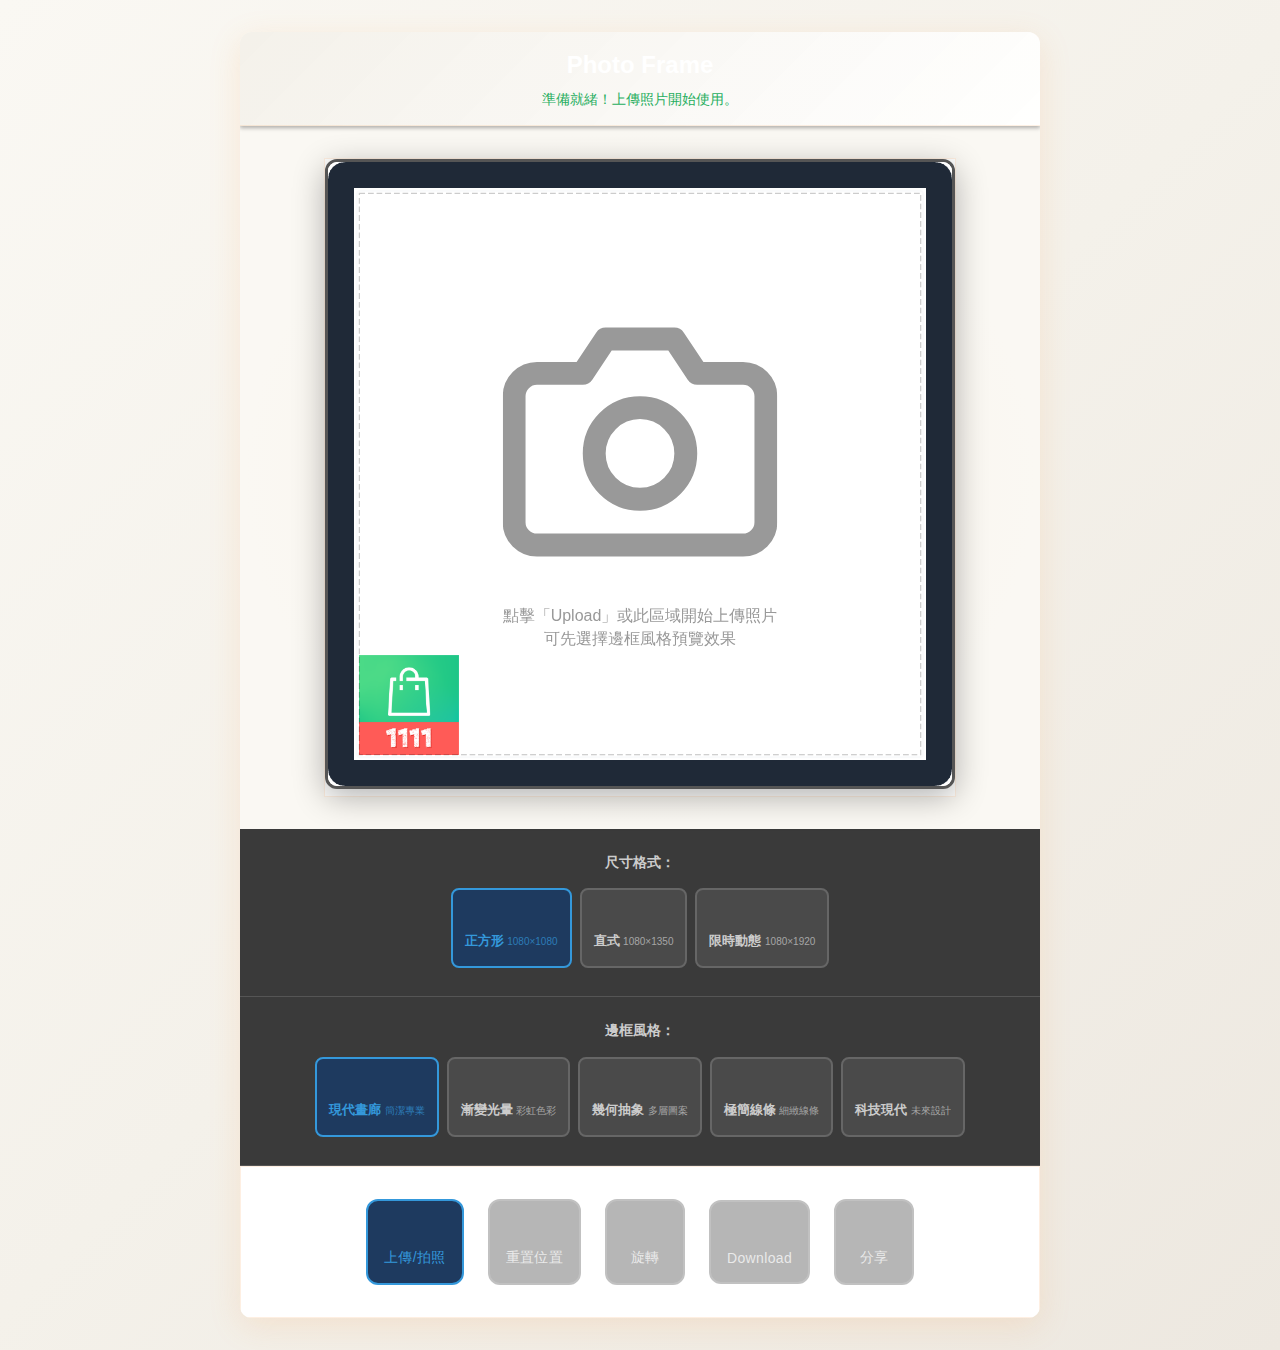
<file: index.html>
<!DOCTYPE html>
<html lang="en">
<head>
    <meta charset="UTF-8">
    <meta name="viewport" content="width=device-width, initial-scale=1.0, maximum-scale=1.0, user-scalable=no">
    <title>Photo Frame Tool</title>
    <link rel="stylesheet" href="styles/app.css">
    <meta name="description" content="Add beautiful frames to your photos - drag, zoom, rotate and share">
    
    
    <!-- Favicon -->
    <link rel="icon" type="image/svg+xml" href="[data-uri]">
    <link rel="icon" type="image/png" sizes="32x32" href="[data-uri]">
    <link rel="icon" type="image/png" sizes="16x16" href="[data-uri]">
</head>
<body>
    <!-- Include Icon Sprite Inline -->
    <svg xmlns="http://www.w3.org/2000/svg" style="display: none;">
      <!-- Upload Icon -->
      <symbol id="icon-upload" viewBox="0 0 24 24" fill="none" stroke="currentColor" stroke-width="2" stroke-linecap="round" stroke-linejoin="round">
        <path d="M21 15v4a2 2 0 0 1-2 2H5a2 2 0 0 1-2-2v-4"/>
        <polyline points="7,10 12,5 17,10"/>
        <line x1="12" y1="5" x2="12" y2="15"/>
      </symbol>
      <!-- Download Icon -->
      <symbol id="icon-download" viewBox="0 0 24 24" fill="none" stroke="currentColor" stroke-width="2" stroke-linecap="round" stroke-linejoin="round">
        <path d="M21 15v4a2 2 0 0 1-2 2H5a2 2 0 0 1-2-2v-15"/>
        <polyline points="7,10 12,15 17,10"/>
        <line x1="12" y1="15" x2="12" y2="3"/>
      </symbol>
      <!-- Share Icon -->
      <symbol id="icon-share" viewBox="0 0 24 24" fill="none" stroke="currentColor" stroke-width="2" stroke-linecap="round" stroke-linejoin="round">
        <path d="M4 12v8a2 2 0 0 0 2 2h12a2 2 0 0 0 2-2v-8"/>
        <polyline points="16,6 12,2 8,6"/>
        <line x1="12" y1="2" x2="12" y2="15"/>
      </symbol>
      <!-- Rotate Icon -->
      <symbol id="icon-rotate" viewBox="0 0 24 24" fill="none" stroke="currentColor" stroke-width="2" stroke-linecap="round" stroke-linejoin="round">
        <polyline points="23,4 23,10 17,10"/>
        <polyline points="1,20 1,14 7,14"/>
        <path d="M20.49 9A9 9 0 0 0 5.64 5.64L1 10m22 4l-4.64 4.36A9 9 0 0 1 3.51 15"/>
      </symbol>
      <!-- Reset Icon -->
      <symbol id="icon-reset" viewBox="0 0 24 24" fill="none" stroke="currentColor" stroke-width="2" stroke-linecap="round" stroke-linejoin="round">
        <polyline points="3,6 5,6 21,6"/>
        <path d="M19,6v14a2,2 0 0,1 -2,2H7a2,2 0 0,1 -2,-2V6m3,0V4a2,2 0 0,1 2,-2h4a2,2 0 0,1 2,2v2"/>
        <line x1="10" y1="11" x2="10" y2="17"/>
        <line x1="14" y1="11" x2="14" y2="17"/>
      </symbol>
      <!-- Camera Icon -->
      <symbol id="icon-camera" viewBox="0 0 24 24" fill="none" stroke="currentColor" stroke-width="2" stroke-linecap="round" stroke-linejoin="round">
        <path d="M23 19a2 2 0 0 1-2 2H3a2 2 0 0 1-2-2V8a2 2 0 0 1 2-2h4l2-3h6l2 3h4a2 2 0 0 1 2 2z"/>
        <circle cx="12" cy="13" r="4"/>
      </symbol>
      <!-- Square Format Icon -->
      <symbol id="icon-square" viewBox="0 0 24 24" fill="none" stroke="currentColor" stroke-width="2" stroke-linecap="round" stroke-linejoin="round">
        <rect x="3" y="3" width="18" height="18" rx="2" ry="2"/>
      </symbol>
      <!-- Portrait Format Icon -->
      <symbol id="icon-portrait" viewBox="0 0 24 24" fill="none" stroke="currentColor" stroke-width="2" stroke-linecap="round" stroke-linejoin="round">
        <rect x="5" y="2" width="14" height="20" rx="2" ry="2"/>
      </symbol>
      <!-- Story Format Icon -->
      <symbol id="icon-story" viewBox="0 0 24 24" fill="none" stroke="currentColor" stroke-width="2" stroke-linecap="round" stroke-linejoin="round">
        <rect x="6" y="1" width="12" height="22" rx="2" ry="2"/>
      </symbol>
      <!-- Loading Spinner Icon -->
      <symbol id="icon-spinner" viewBox="0 0 24 24" fill="none" stroke="currentColor" stroke-width="2" stroke-linecap="round" stroke-linejoin="round">
        <line x1="12" y1="2" x2="12" y2="6"/>
        <line x1="12" y1="18" x2="12" y2="22"/>
        <line x1="4.93" y1="4.93" x2="7.76" y2="7.76"/>
        <line x1="16.24" y1="16.24" x2="19.07" y2="19.07"/>
        <line x1="2" y1="12" x2="6" y2="12"/>
        <line x1="18" y1="12" x2="22" y2="12"/>
        <line x1="4.93" y1="19.07" x2="7.76" y2="16.24"/>
        <line x1="16.24" y1="7.76" x2="19.07" y2="4.93"/>
      </symbol>
    </svg>

    <div class="app-container">
        <!-- Header -->
        <header class="header">
            <h1 class="title">Photo Frame</h1>
            <div class="status-message" id="statusMessage" aria-live="polite"></div>
        </header>

        <!-- Main Canvas Area -->
        <main class="canvas-container">
            <div class="canvas-card">
                <canvas 
                    id="mainCanvas" 
                    width="1080" 
                    height="1080"
                    aria-label="Photo editing canvas"
                    role="img"
                ></canvas>
                <div class="canvas-overlay" id="canvasOverlay">
                    <div class="placeholder-text" id="placeholderText">
                        <div class="placeholder-icon">
                            <svg class="icon" viewBox="0 0 24 24" fill="none" stroke="currentColor" stroke-width="2">
                                <use href="#icon-camera"></use>
                            </svg>
                        </div>
                        <p>點擊「Upload」或此區域開始上傳照片</p>
                        <p>可先選擇邊框風格預覽效果</p>
                    </div>
                    
                    <!-- Gesture Hints (shown after image upload) -->
                    <div class="gesture-hint" id="gestureHint" style="display: none;">
                        <span id="gestureText">拖拽移動照片</span>
                    </div>
                    
                    <!-- Gesture Help Text -->
                    <div class="gesture-help" id="gestureHelp" style="display: none;">
                        拖拽移動 • 雙指縮放 • 雙指旋轉 • 雙擊置中
                    </div>
                </div>
            </div>
        </main>

        <!-- Format Selector -->
        <div class="format-selector" id="formatSelector">
            <label class="format-label">尺寸格式：</label>
            <div class="format-buttons" role="radiogroup" aria-label="Output format selection">
                <button 
                    class="format-btn active" 
                    data-format="square"
                    role="radio" 
                    aria-checked="true"
                    aria-label="正方形格式，適合 Instagram 貼文"
                >
                    <span class="format-icon">
                        <svg class="icon" viewBox="0 0 24 24" fill="none" stroke="currentColor" stroke-width="2">
                            <use href="#icon-square"></use>
                        </svg>
                    </span>
                    <div class="format-content">
                        <span class="format-text">正方形</span>
                        <span class="format-desc">1080×1080</span>
                    </div>
                </button>
                <button 
                    class="format-btn" 
                    data-format="portrait"
                    role="radio" 
                    aria-checked="false"
                    aria-label="直式格式，適合 Instagram 直式貼文"
                >
                    <span class="format-icon">
                        <svg class="icon" viewBox="0 0 24 24" fill="none" stroke="currentColor" stroke-width="2">
                            <use href="#icon-portrait"></use>
                        </svg>
                    </span>
                    <div class="format-content">
                        <span class="format-text">直式</span>
                        <span class="format-desc">1080×1350</span>
                    </div>
                </button>
                <button 
                    class="format-btn" 
                    data-format="story"
                    role="radio" 
                    aria-checked="false"
                    aria-label="限時動態格式，適合 Instagram 限時動態和 TikTok"
                >
                    <span class="format-icon">
                        <svg class="icon" viewBox="0 0 24 24" fill="none" stroke="currentColor" stroke-width="2">
                            <use href="#icon-story"></use>
                        </svg>
                    </span>
                    <div class="format-content">
                        <span class="format-text">限時動態</span>
                        <span class="format-desc">1080×1920</span>
                    </div>
                </button>
            </div>
        </div>

        <!-- Frame Style Selector -->
        <div class="format-selector" id="styleSelector">
            <label class="format-label">邊框風格：</label>
            <div class="format-buttons" role="radiogroup" aria-label="Frame style selection">
                <button 
                    class="format-btn active" 
                    data-style="modern-gallery"
                    role="radio" 
                    aria-checked="true"
                    aria-label="現代畫廊風格，簡潔專業"
                >
                    <span class="format-icon">
                        <svg class="icon" viewBox="0 0 24 24" fill="none" stroke="currentColor" stroke-width="2">
                            <rect x="3" y="3" width="18" height="18" rx="2" ry="2"/>
                            <rect x="6" y="6" width="12" height="12" rx="1" ry="1"/>
                        </svg>
                    </span>
                    <div class="format-content">
                        <span class="format-text">現代畫廊</span>
                        <span class="format-desc">簡潔專業</span>
                    </div>
                </button>
                <button 
                    class="format-btn" 
                    data-style="gradient-glow"
                    role="radio" 
                    aria-checked="false"
                    aria-label="漸變光暈風格，彩虹色彩"
                >
                    <span class="format-icon">
                        <svg class="icon" viewBox="0 0 24 24" fill="none" stroke="currentColor" stroke-width="2">
                            <circle cx="12" cy="12" r="10"/>
                            <circle cx="12" cy="12" r="6"/>
                            <circle cx="12" cy="12" r="2"/>
                        </svg>
                    </span>
                    <div class="format-content">
                        <span class="format-text">漸變光暈</span>
                        <span class="format-desc">彩虹色彩</span>
                    </div>
                </button>
                <button 
                    class="format-btn" 
                    data-style="geometric-art"
                    role="radio" 
                    aria-checked="false"
                    aria-label="幾何抽象風格，多層圖案"
                >
                    <span class="format-icon">
                        <svg class="icon" viewBox="0 0 24 24" fill="none" stroke="currentColor" stroke-width="2">
                            <polygon points="12,2 22,8.5 22,15.5 12,22 2,15.5 2,8.5"/>
                            <polygon points="12,8 18,12 12,16 6,12"/>
                        </svg>
                    </span>
                    <div class="format-content">
                        <span class="format-text">幾何抽象</span>
                        <span class="format-desc">多層圖案</span>
                    </div>
                </button>
                <button 
                    class="format-btn" 
                    data-style="minimal-lines"
                    role="radio" 
                    aria-checked="false"
                    aria-label="極簡線條風格，細緻線條"
                >
                    <span class="format-icon">
                        <svg class="icon" viewBox="0 0 24 24" fill="none" stroke="currentColor" stroke-width="1">
                            <rect x="4" y="4" width="16" height="16" rx="2" ry="2"/>
                            <path d="M8 8h8M8 12h8M8 16h8"/>
                        </svg>
                    </span>
                    <div class="format-content">
                        <span class="format-text">極簡線條</span>
                        <span class="format-desc">細緻線條</span>
                    </div>
                </button>
                <button 
                    class="format-btn" 
                    data-style="tech-modern"
                    role="radio" 
                    aria-checked="false"
                    aria-label="科技現代風格，未來感設計"
                >
                    <span class="format-icon">
                        <svg class="icon" viewBox="0 0 24 24" fill="none" stroke="currentColor" stroke-width="2">
                            <rect x="2" y="2" width="20" height="20" rx="4" ry="4"/>
                            <path d="M8 8l8 8M16 8l-8 8"/>
                            <circle cx="8" cy="8" r="1"/>
                            <circle cx="16" cy="8" r="1"/>
                            <circle cx="8" cy="16" r="1"/>
                            <circle cx="16" cy="16" r="1"/>
                        </svg>
                    </span>
                    <div class="format-content">
                        <span class="format-text">科技現代</span>
                        <span class="format-desc">未來設計</span>
                    </div>
                </button>
            </div>
        </div>

        <!-- Precision Controls Panel -->
        <div class="precision-panel" id="precisionPanel">
            <button class="precision-toggle" id="precisionToggle" aria-label="展開精確調整控制項">
                <svg class="icon" viewBox="0 0 24 24" fill="none" stroke="currentColor" stroke-width="2">
                    <path d="M9 12l2 2 4-4"/>
                    <circle cx="12" cy="12" r="10"/>
                </svg>
                <span>精確調整</span>
            </button>
            
            <div class="precision-controls" id="precisionControls">
                <div class="control-group">
                    <label class="control-label">縮放</label>
                    <div class="slider-container">
                        <input type="range" class="control-slider" id="scaleSlider" 
                               min="10" max="500" step="1" value="100">
                        <span class="slider-value" id="scaleValue">100%</span>
                    </div>
                </div>
                
                <div class="control-group">
                    <label class="control-label">旋轉</label>
                    <div class="slider-container">
                        <input type="range" class="control-slider" id="rotationSlider" 
                               min="0" max="360" step="1" value="0">
                        <span class="slider-value" id="rotationValue">0°</span>
                    </div>
                </div>
                
                <div class="control-group">
                    <label class="control-label">位置微調</label>
                    <div class="position-controls">
                        <button class="position-btn" id="moveUp" aria-label="向上微調">↑</button>
                        <div class="position-row">
                            <button class="position-btn" id="moveLeft" aria-label="向左微調">←</button>
                            <button class="position-btn" id="centerPosition" aria-label="居中">⊙</button>
                            <button class="position-btn" id="moveRight" aria-label="向右微調">→</button>
                        </div>
                        <button class="position-btn" id="moveDown" aria-label="向下微調">↓</button>
                    </div>
                </div>
            </div>
        </div>

        <!-- Controls Toolbar -->
        <nav class="toolbar" role="toolbar" aria-label="Photo editing controls">
            <input 
                type="file" 
                id="fileInput" 
                accept="image/*" 
                style="display: none;"
                aria-label="Select photo file or take photo"
            >
            
            <button 
                class="toolbar-btn primary" 
                id="uploadBtn"
                aria-label="Upload photo from device or take photo"
            >
                <span class="btn-icon">
                    <svg class="icon" viewBox="0 0 24 24" fill="none" stroke="currentColor" stroke-width="2">
                        <use href="#icon-upload"></use>
                    </svg>
                </span>
                <span class="btn-text">上傳/拍照</span>
            </button>

            <button 
                class="toolbar-btn" 
                id="resetBtn"
                aria-label="重置照片位置和縮放，讓照片重新適合相框"
                disabled
            >
                <span class="btn-icon">
                    <svg class="icon" viewBox="0 0 24 24" fill="none" stroke="currentColor" stroke-width="2">
                        <use href="#icon-reset"></use>
                    </svg>
                </span>
                <span class="btn-text">重置位置</span>
            </button>

            <button 
                class="toolbar-btn" 
                id="rotateBtn"
                aria-label="順時針旋轉照片 90 度"
                disabled
            >
                <span class="btn-icon">
                    <svg class="icon" viewBox="0 0 24 24" fill="none" stroke="currentColor" stroke-width="2">
                        <use href="#icon-rotate"></use>
                    </svg>
                </span>
                <span class="btn-text">旋轉</span>
            </button>

            <button 
                class="toolbar-btn" 
                id="downloadBtn"
                aria-label="Download framed photo"
                disabled
            >
                <span class="btn-icon">
                    <svg class="icon" viewBox="0 0 24 24" fill="none" stroke="currentColor" stroke-width="2">
                        <use href="#icon-download"></use>
                    </svg>
                </span>
                <span class="btn-text">Download</span>
            </button>

            <button 
                class="toolbar-btn" 
                id="shareBtn"
                aria-label="分享相框照片"
                disabled
            >
                <span class="btn-icon">
                    <svg class="icon" viewBox="0 0 24 24" fill="none" stroke="currentColor" stroke-width="2">
                        <use href="#icon-share"></use>
                    </svg>
                </span>
                <span class="btn-text">分享</span>
            </button>
        </nav>

        <!-- Loading Indicator -->
        <div class="loading-overlay" id="loadingOverlay">
            <div class="loading-spinner">
                <svg class="icon spinner" viewBox="0 0 24 24" fill="none" stroke="currentColor" stroke-width="2">
                    <use href="#icon-spinner"></use>
                </svg>
            </div>
            <p>Processing image...</p>
        </div>
    </div>

    <!-- Scripts -->
    <script type="module" src="src/main.js"></script>

    <!-- 
    README - Local Development & GitHub Pages Deployment
    
    LOCAL DEVELOPMENT:
    1. Clone this repository
    2. Serve files with a local HTTP server (required for modules):
       - Python: python -m http.server 8000
       - Node.js: npx serve . -p 8000
       - VS Code: Use Live Server extension
    3. Open http://localhost:8000
    
    GITHUB PAGES DEPLOYMENT:
    1. Push code to your GitHub repository
    2. Go to Settings > Pages
    3. Select "Deploy from a branch"
    4. Choose "main" branch and "/ (root)" folder
    5. Save and wait for deployment
    6. Access via https://yourusername.github.io/your-repo-name
    
    FEATURES:
    - Mobile-first responsive design
    - Touch gestures: drag, pinch-zoom, rotate
    - EXIF orientation correction
    - High-quality 1080x1080 output
    - Native sharing on supported devices
    
    BROWSER COMPATIBILITY:
    - iOS Safari 15+
    - Android Chrome 100+
    - Desktop Chrome/Edge/Safari
    - Requires HTTPS for sharing features
    -->
</body>
</html>
</file>
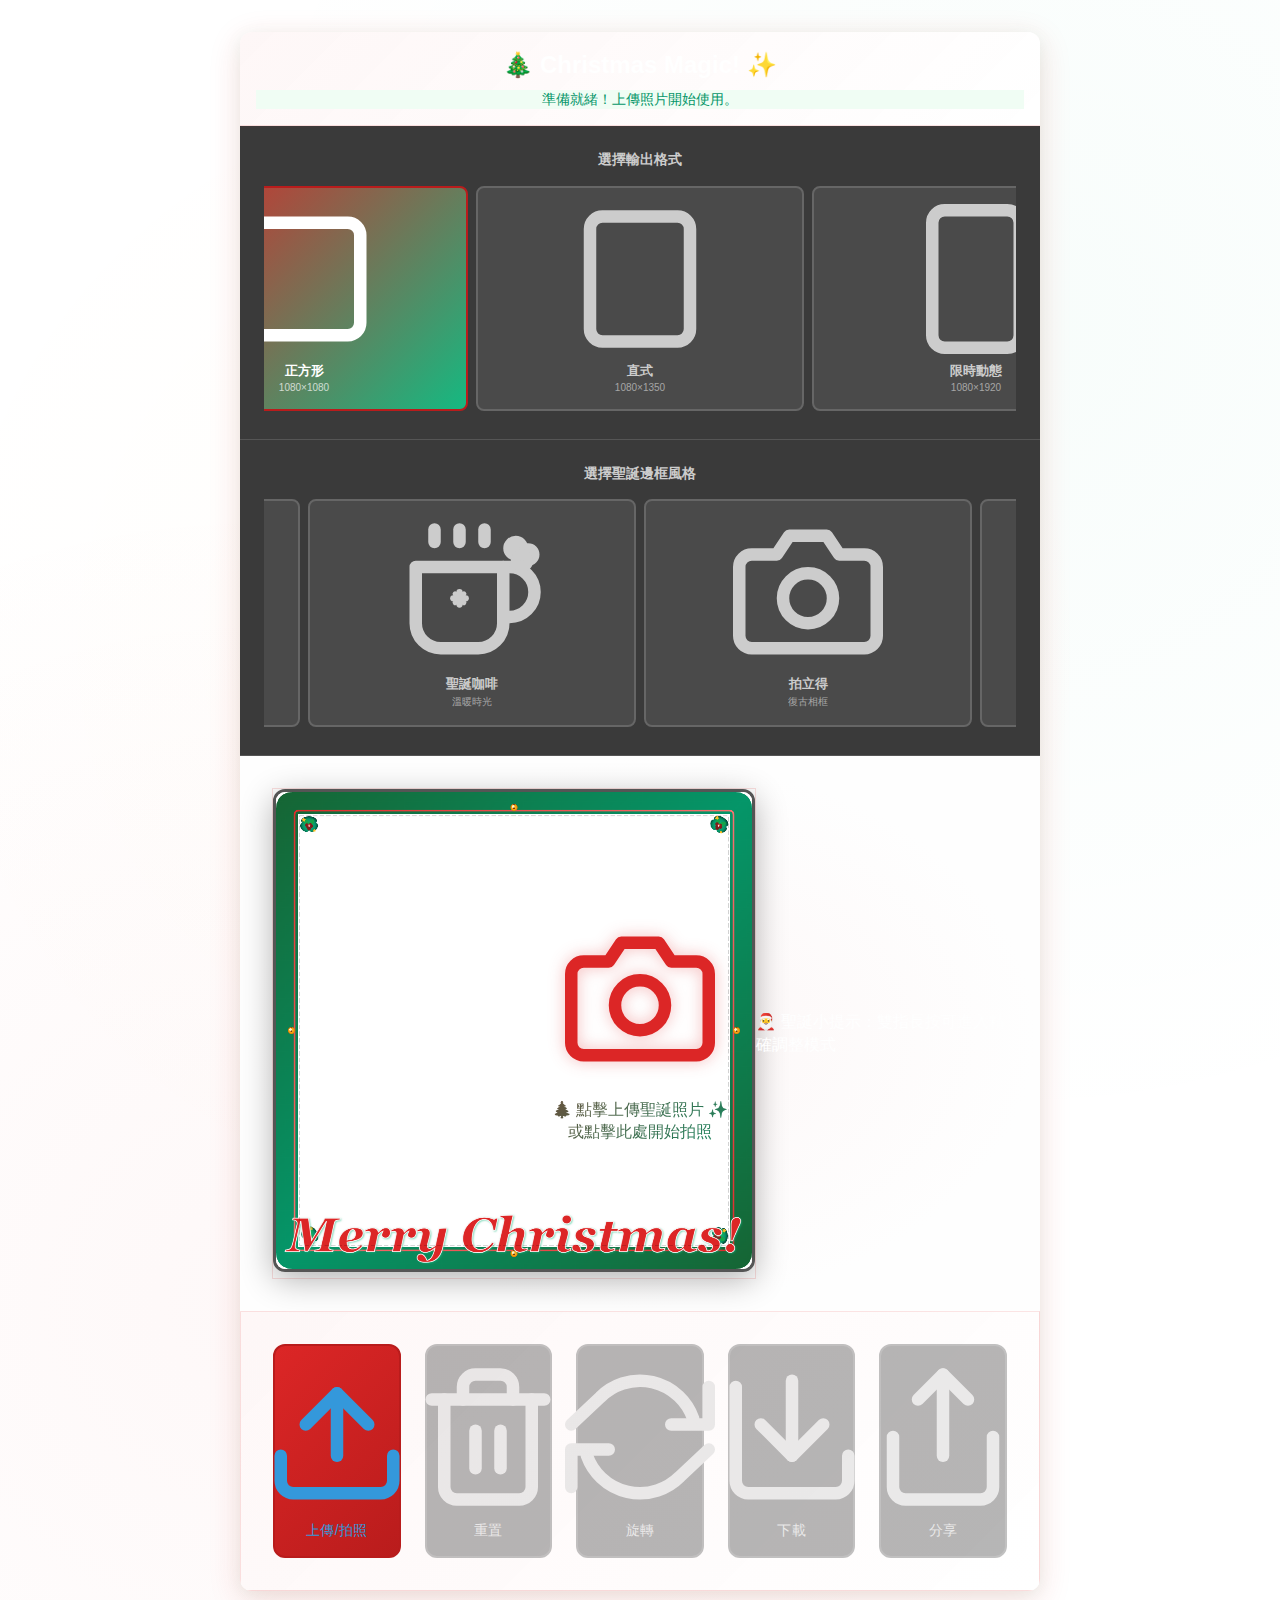
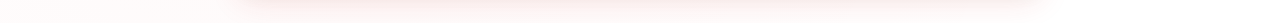
<file: christmas.html>
<!DOCTYPE html>
<html lang="en">
<head>
    <meta charset="UTF-8">
    <meta name="viewport" content="width=device-width, initial-scale=1.0, maximum-scale=1.0, user-scalable=no">
    <title>Christmas Magic! - Photo Frame Tool</title>
    <link rel="stylesheet" href="styles/app.css">
    <link rel="stylesheet" href="themes/christmas.css">
    <meta name="description" content="Christmas Magic! Photo Frame Tool - Add festive frames to your holiday photos with drag, zoom, rotate and share features">
    
    <!-- Google Analytics -->
    <script async src="https://www.googletagmanager.com/gtag/js?id=G-GPLJLSF9S0"></script>
    <script>
      window.dataLayer = window.dataLayer || [];
      function gtag(){dataLayer.push(arguments);}
      gtag('js', new Date());
      gtag('config', 'G-GPLJLSF9S0', {
        // 隱私友善設定
        anonymize_ip: true,
        allow_google_signals: false,
        allow_ad_personalization_signals: false
      });
    </script>
    
    <!-- Christmas Favicon -->
    <link rel="icon" type="image/svg+xml" href="[data-uri]">
    <link rel="icon" type="image/png" sizes="32x32" href="[data-uri]">
    <link rel="icon" type="image/png" sizes="16x16" href="[data-uri]">
</head>
<body>
    <!-- Include Icon Sprite Inline -->
    <svg xmlns="http://www.w3.org/2000/svg" style="display: none;">
      <!-- Upload Icon -->
      <symbol id="icon-upload" viewBox="0 0 24 24" fill="none" stroke="currentColor" stroke-width="2" stroke-linecap="round" stroke-linejoin="round">
        <path d="M21 15v4a2 2 0 0 1-2 2H5a2 2 0 0 1-2-2v-4"/>
        <polyline points="7,10 12,5 17,10"/>
        <line x1="12" y1="5" x2="12" y2="15"/>
      </symbol>
      <!-- Download Icon -->
      <symbol id="icon-download" viewBox="0 0 24 24" fill="none" stroke="currentColor" stroke-width="2" stroke-linecap="round" stroke-linejoin="round">
        <path d="M21 15v4a2 2 0 0 1-2 2H5a2 2 0 0 1-2-2v-15"/>
        <polyline points="7,10 12,15 17,10"/>
        <line x1="12" y1="15" x2="12" y2="3"/>
      </symbol>
      <!-- Share Icon -->
      <symbol id="icon-share" viewBox="0 0 24 24" fill="none" stroke="currentColor" stroke-width="2" stroke-linecap="round" stroke-linejoin="round">
        <path d="M4 12v8a2 2 0 0 0 2 2h12a2 2 0 0 0 2-2v-8"/>
        <polyline points="16,6 12,2 8,6"/>
        <line x1="12" y1="2" x2="12" y2="15"/>
      </symbol>
      <!-- Rotate Icon -->
      <symbol id="icon-rotate" viewBox="0 0 24 24" fill="none" stroke="currentColor" stroke-width="2" stroke-linecap="round" stroke-linejoin="round">
        <polyline points="23,4 23,10 17,10"/>
        <polyline points="1,20 1,14 7,14"/>
        <path d="M20.49 9A9 9 0 0 0 5.64 5.64L1 10m22 4l-4.64 4.36A9 9 0 0 1 3.51 15"/>
      </symbol>
      <!-- Reset Icon -->
      <symbol id="icon-reset" viewBox="0 0 24 24" fill="none" stroke="currentColor" stroke-width="2" stroke-linecap="round" stroke-linejoin="round">
        <polyline points="3,6 5,6 21,6"/>
        <path d="M19,6v14a2,2 0 0,1 -2,2H7a2,2 0 0,1 -2,-2V6m3,0V4a2,2 0 0,1 2,-2h4a2,2 0 0,1 2,2v2"/>
        <line x1="10" y1="11" x2="10" y2="17"/>
        <line x1="14" y1="11" x2="14" y2="17"/>
      </symbol>
      <!-- Camera Icon -->
      <symbol id="icon-camera" viewBox="0 0 24 24" fill="none" stroke="currentColor" stroke-width="2" stroke-linecap="round" stroke-linejoin="round">
        <path d="M23 19a2 2 0 0 1-2 2H3a2 2 0 0 1-2-2V8a2 2 0 0 1 2-2h4l2-3h6l2 3h4a2 2 0 0 1 2 2z"/>
        <circle cx="12" cy="13" r="4"/>
      </symbol>
      <!-- Square Format Icon -->
      <symbol id="icon-square" viewBox="0 0 24 24" fill="none" stroke="currentColor" stroke-width="2" stroke-linecap="round" stroke-linejoin="round">
        <rect x="3" y="3" width="18" height="18" rx="2" ry="2"/>
      </symbol>
      <!-- Portrait Format Icon -->
      <symbol id="icon-portrait" viewBox="0 0 24 24" fill="none" stroke="currentColor" stroke-width="2" stroke-linecap="round" stroke-linejoin="round">
        <rect x="4" y="2" width="16" height="20" rx="2" ry="2"/>
      </symbol>
      <!-- Story Format Icon -->
      <symbol id="icon-story" viewBox="0 0 24 24" fill="none" stroke="currentColor" stroke-width="2" stroke-linecap="round" stroke-linejoin="round">
        <rect x="5" y="1" width="14" height="22" rx="2" ry="2"/>
      </symbol>
      <!-- Polaroid Icon for hfp_polaroid style -->
      <symbol id="icon-hfp-polaroid" viewBox="0 0 24 24" fill="none" stroke="currentColor" stroke-width="2" stroke-linecap="round" stroke-linejoin="round">
        <path d="M12 2l3.09 6.26L22 9.27l-5 4.87 1.18 6.88L12 17.77l-6.18 3.25L7 14.14 2 9.27l6.91-1.01L12 2z"/>
        <circle cx="18" cy="5" r="2"/>
        <circle cx="6" cy="5" r="2"/>
      </symbol>
      <!-- Snowflake Icon for snow-frame style -->
      <symbol id="icon-snow-frame" viewBox="0 0 24 24" fill="none" stroke="currentColor" stroke-width="2" stroke-linecap="round" stroke-linejoin="round">
        <line x1="12" y1="2" x2="12" y2="22"/>
        <path d="M17 5H9.5a3.5 3.5 0 0 0 0 7h5a3.5 3.5 0 0 1 0 7H6"/>
        <polyline points="17,8 20,5 17,2"/>
        <polyline points="7,16 4,19 7,22"/>
      </symbol>
      <!-- Christmas Ornaments Icon for christmas-ornaments style -->
      <symbol id="icon-christmas-ornaments" viewBox="0 0 24 24" fill="none" stroke="currentColor" stroke-width="2" stroke-linecap="round" stroke-linejoin="round">
        <circle cx="7" cy="7" r="3"/>
        <circle cx="17" cy="7" r="3"/>
        <circle cx="7" cy="17" r="3"/>
        <circle cx="17" cy="17" r="3"/>
        <line x1="7" y1="4" x2="7" y2="2"/>
        <line x1="17" y1="4" x2="17" y2="2"/>
        <line x1="7" y1="14" x2="7" y2="12"/>
        <line x1="17" y1="14" x2="17" y2="12"/>
      </symbol>
      <!-- Winter Glow Icon -->
      <symbol id="icon-winter-glow" viewBox="0 0 24 24" fill="none" stroke="currentColor" stroke-width="2" stroke-linecap="round" stroke-linejoin="round">
        <circle cx="12" cy="12" r="5"/>
        <line x1="12" y1="1" x2="12" y2="3"/>
        <line x1="12" y1="21" x2="12" y2="23"/>
        <line x1="4.22" y1="4.22" x2="5.64" y2="5.64"/>
        <line x1="18.36" y1="18.36" x2="19.78" y2="19.78"/>
        <line x1="1" y1="12" x2="3" y2="12"/>
        <line x1="21" y1="12" x2="23" y2="12"/>
      </symbol>
      <!-- Festive Lights Icon -->
      <symbol id="icon-festive-lights" viewBox="0 0 24 24" fill="none" stroke="currentColor" stroke-width="2" stroke-linecap="round" stroke-linejoin="round">
        <circle cx="6" cy="6" r="3"/>
        <circle cx="12" cy="18" r="3"/>
        <circle cx="18" cy="6" r="3"/>
        <path d="M3 3l18 18"/>
        <path d="M21 3L3 21"/>
      </symbol>
      <!-- Dropdown Arrow -->
      <symbol id="icon-chevron-down" viewBox="0 0 24 24" fill="none" stroke="currentColor" stroke-width="2" stroke-linecap="round" stroke-linejoin="round">
        <polyline points="6,9 12,15 18,9"/>
      </symbol>
      <!-- Position Controls -->
      <symbol id="icon-arrow-up" viewBox="0 0 24 24" fill="none" stroke="currentColor" stroke-width="2" stroke-linecap="round" stroke-linejoin="round">
        <line x1="12" y1="19" x2="12" y2="5"/>
        <polyline points="5,12 12,5 19,12"/>
      </symbol>
      <symbol id="icon-arrow-down" viewBox="0 0 24 24" fill="none" stroke="currentColor" stroke-width="2" stroke-linecap="round" stroke-linejoin="round">
        <line x1="12" y1="5" x2="12" y2="19"/>
        <polyline points="19,12 12,19 5,12"/>
      </symbol>
      <symbol id="icon-arrow-left" viewBox="0 0 24 24" fill="none" stroke="currentColor" stroke-width="2" stroke-linecap="round" stroke-linejoin="round">
        <line x1="19" y1="12" x2="5" y2="12"/>
        <polyline points="12,19 5,12 12,5"/>
      </symbol>
      <symbol id="icon-arrow-right" viewBox="0 0 24 24" fill="none" stroke="currentColor" stroke-width="2" stroke-linecap="round" stroke-linejoin="round">
        <line x1="5" y1="12" x2="19" y2="12"/>
        <polyline points="12,5 19,12 12,19"/>
      </symbol>
      <symbol id="icon-crosshair" viewBox="0 0 24 24" fill="none" stroke="currentColor" stroke-width="2" stroke-linecap="round" stroke-linejoin="round">
        <circle cx="12" cy="12" r="10"/>
        <line x1="22" y1="12" x2="18" y2="12"/>
        <line x1="6" y1="12" x2="2" y2="12"/>
        <line x1="12" y1="6" x2="12" y2="2"/>
        <line x1="12" y1="22" x2="12" y2="18"/>
      </symbol>
      <!-- Spinner Icon -->
      <symbol id="icon-spinner" viewBox="0 0 24 24" fill="none" stroke="currentColor" stroke-width="2" stroke-linecap="round" stroke-linejoin="round">
        <line x1="12" y1="2" x2="12" y2="6"/>
        <line x1="12" y1="18" x2="12" y2="22"/>
        <line x1="4.93" y1="4.93" x2="7.76" y2="7.76"/>
        <line x1="16.24" y1="16.24" x2="19.07" y2="19.07"/>
        <line x1="2" y1="12" x2="6" y2="12"/>
        <line x1="18" y1="12" x2="22" y2="12"/>
        <line x1="4.93" y1="19.07" x2="7.76" y2="16.24"/>
        <line x1="16.24" y1="7.76" x2="19.07" y2="4.93"/>
      </symbol>
      <!-- Heartfelt Christmas Icon -->
      <symbol id="icon-heartfelt-christmas" viewBox="0 0 24 24" fill="none" stroke="currentColor" stroke-width="2" stroke-linecap="round" stroke-linejoin="round">
        <!-- Heart shape -->
        <path d="M20.84 4.61a5.5 5.5 0 0 0-7.78 0L12 5.67l-1.06-1.06a5.5 5.5 0 0 0-7.78 7.78l1.06 1.06L12 21.23l7.78-7.78 1.06-1.06a5.5 5.5 0 0 0 0-7.78z"/>
        <!-- Star decoration on top -->
        <circle cx="12" cy="3" r="1" fill="currentColor"/>
        <circle cx="9" cy="4" r="0.5" fill="currentColor"/>
        <circle cx="15" cy="4" r="0.5" fill="currentColor"/>
        <!-- Small sparkles around heart -->
        <line x1="5" y1="8" x2="5.5" y2="8.5"/>
        <line x1="19" y1="8" x2="18.5" y2="8.5"/>
        <line x1="7" y1="16" x2="7.5" y2="16.5"/>
        <line x1="17" y1="16" x2="16.5" y2="16.5"/>
      </symbol>
      <!-- Cozy Coffee Icon -->
      <symbol id="icon-cozy-coffee" viewBox="0 0 24 24" fill="none" stroke="currentColor" stroke-width="2" stroke-linecap="round" stroke-linejoin="round">
        <!-- Coffee cup -->
        <path d="M17 8h1a4 4 0 0 1 0 8h-1"/>
        <path d="M3 8h14v9a4 4 0 0 1-4 4H7a4 4 0 0 1-4-4Z"/>
        <!-- Steam waves -->
        <path d="M6 2v2"/>
        <path d="M10 2v2"/>
        <path d="M14 2v2"/>
        <!-- Christmas decorations - holly leaves -->
        <circle cx="19" cy="5" r="1" fill="currentColor"/>
        <circle cx="21" cy="6" r="0.8" fill="currentColor"/>
        <circle cx="20" cy="7" r="0.8" fill="currentColor"/>
        <!-- Snowflake on cup -->
        <line x1="10" y1="12" x2="10" y2="14" stroke-width="1"/>
        <line x1="9" y1="13" x2="11" y2="13" stroke-width="1"/>
        <line x1="9.3" y1="12.3" x2="10.7" y2="13.7" stroke-width="0.8"/>
        <line x1="10.7" y1="12.3" x2="9.3" y2="13.7" stroke-width="0.8"/>
      </symbol>
      <!-- Joyful Stars Icon -->
      <symbol id="icon-joyful-stars" viewBox="0 0 24 24" fill="none" stroke="currentColor" stroke-width="2" stroke-linecap="round" stroke-linejoin="round">
        <!-- Main star -->
        <path d="M12 2l3.09 6.26L22 9.27l-5 4.87 1.18 6.88L12 17.77l-6.18 3.25L7 14.14 2 9.27l6.91-1.01L12 2z"/>
        <!-- Small stars around -->
        <circle cx="4" cy="6" r="1" fill="currentColor"/>
        <circle cx="20" cy="6" r="1" fill="currentColor"/>
        <circle cx="6" cy="18" r="1" fill="currentColor"/>
        <circle cx="18" cy="18" r="1" fill="currentColor"/>
        <!-- Sparkle lines -->
        <line x1="2" y1="2" x2="3" y2="3" stroke-width="1.5"/>
        <line x1="22" y1="2" x2="21" y2="3" stroke-width="1.5"/>
        <line x1="2" y1="22" x2="3" y2="21" stroke-width="1.5"/>
        <line x1="22" y1="22" x2="21" y2="21" stroke-width="1.5"/>
      </symbol>
      <!-- Nativity Poster Icon -->
      <symbol id="icon-nativity-poster" viewBox="0 0 24 24" fill="none" stroke="currentColor" stroke-width="2" stroke-linecap="round" stroke-linejoin="round">
        <!-- Manger/stable structure -->
        <path d="M3 20h18"/>
        <path d="M4 20V10l8-6 8 6v10"/>
        <!-- Star of Bethlehem -->
        <path d="M12 2l1.5 3 3.5.5-2.5 2.5.5 3.5-3-1.5-3 1.5.5-3.5L7 5.5l3.5-.5L12 2z"/>
        <!-- Simple figures (Mary, Joseph, Baby Jesus) -->
        <circle cx="9" cy="16" r="1.5"/>
        <circle cx="15" cy="16" r="1.5"/>
        <path d="M9 17.5v2.5"/>
        <path d="M15 17.5v2.5"/>
        <!-- Manger in center -->
        <rect x="11" y="15" width="2" height="3" rx="0.5"/>
      </symbol>
      <!-- Christmas Card Icon -->
      <symbol id="icon-christmas-card" viewBox="0 0 24 24" fill="none" stroke="currentColor" stroke-width="2" stroke-linecap="round" stroke-linejoin="round">
        <!-- Card outline -->
        <rect x="3" y="5" width="18" height="14" rx="1"/>
        <!-- Envelope flap -->
        <path d="M3 8l9 6 9-6"/>
        <!-- Ribbon bow on top -->
        <path d="M10 5c0-1 0-2 2-2s2 1 2 2"/>
        <circle cx="10" cy="5" r="1.5" fill="none"/>
        <circle cx="14" cy="5" r="1.5" fill="none"/>
        <!-- Decorative elements inside card -->
        <line x1="8" y1="13" x2="16" y2="13" stroke-width="1.5"/>
        <line x1="8" y1="16" x2="13" y2="16" stroke-width="1.5"/>
        <!-- Small heart decoration -->
        <path d="M12 10.5l-0.5-0.5c-0.5-0.5-1-0.5-1.5 0c-0.5 0.5-0.5 1 0 1.5l2 2 2-2c0.5-0.5 0.5-1 0-1.5c-0.5-0.5-1-0.5-1.5 0l-0.5 0.5z" fill="currentColor" stroke="none"/>
      </symbol>
    </svg>

    <div class="app-container">
        <!-- Header -->
        <header class="header">
            <h1 class="title">🎄 Christmas Magic! ✨</h1>
            <div id="statusMessage" class="status-message"></div>
        </header>

        <!-- Format Selector -->
        <section class="format-selector">
            <label class="format-label">選擇輸出格式</label>
            <div class="format-buttons">
                <button class="format-btn active" data-format="square" aria-checked="true">
                    <div class="format-icon">
                        <svg class="icon"><use href="#icon-square"></use></svg>
                    </div>
                    <div class="format-content">
                        <div class="format-text">正方形</div>
                        <div class="format-desc">1080×1080</div>
                    </div>
                </button>
                <button class="format-btn" data-format="portrait" aria-checked="false">
                    <div class="format-icon">
                        <svg class="icon"><use href="#icon-portrait"></use></svg>
                    </div>
                    <div class="format-content">
                        <div class="format-text">直式</div>
                        <div class="format-desc">1080×1350</div>
                    </div>
                </button>
                <button class="format-btn" data-format="story" aria-checked="false">
                    <div class="format-icon">
                        <svg class="icon"><use href="#icon-story"></use></svg>
                    </div>
                    <div class="format-content">
                        <div class="format-text">限時動態</div>
                        <div class="format-desc">1080×1920</div>
                    </div>
                </button>
            </div>
        </section>

        <!-- Frame Style Selector -->
        <section class="format-selector">
            <label class="format-label">選擇聖誕邊框風格</label>
            <div class="format-buttons">
                <button class="format-btn active" data-style="joyful-stars" aria-checked="true">
                    <div class="format-icon">
                        <svg class="icon"><use href="#icon-joyful-stars"></use></svg>
                    </div>
                    <div class="format-content">
                        <div class="format-text">歡樂星星</div>
                        <div class="format-desc">閃耀祝福</div>
                    </div>
                </button>
                <button class="format-btn" data-style="nativity-poster" aria-checked="false">
                    <div class="format-icon">
                        <svg class="icon"><use href="#icon-nativity-poster"></use></svg>
                    </div>
                    <div class="format-content">
                        <div class="format-text">耶穌降生</div>
                        <div class="format-desc">聖誕海報</div>
                    </div>
                </button>
                <button class="format-btn" data-style="heartfelt-christmas" aria-checked="false">
                    <div class="format-icon">
                        <svg class="icon"><use href="#icon-heartfelt-christmas"></use></svg>
                    </div>
                    <div class="format-content">
                        <div class="format-text">聖誕真心</div>
                        <div class="format-desc">溫馨祝福</div>
                    </div>
                </button>
                <button class="format-btn" data-style="christmas-card" aria-checked="false">
                    <div class="format-icon">
                        <svg class="icon"><use href="#icon-christmas-card"></use></svg>
                    </div>
                    <div class="format-content">
                        <div class="format-text">聖誕卡片</div>
                        <div class="format-desc">卡片祝福</div>
                    </div>
                </button>
                <button class="format-btn" data-style="cozy-coffee" aria-checked="false">
                    <div class="format-icon">
                        <svg class="icon"><use href="#icon-cozy-coffee"></use></svg>
                    </div>
                    <div class="format-content">
                        <div class="format-text">聖誕咖啡</div>
                        <div class="format-desc">溫暖時光</div>
                    </div>
                </button>
                <button class="format-btn" data-style="polaroid" aria-checked="false">
                    <div class="format-icon">
                        <svg class="icon"><use href="#icon-camera"></use></svg>
                    </div>
                    <div class="format-content">
                        <div class="format-text">拍立得</div>
                        <div class="format-desc">復古相框</div>
                    </div>
                </button>
                <button class="format-btn" data-style="colorful-christmas" aria-checked="false">
                    <div class="format-icon">
                        <svg class="icon"><use href="#icon-christmas-ornaments"></use></svg>
                    </div>
                    <div class="format-content">
                        <div class="format-text">繽紛聖誕</div>
                        <div class="format-desc">彩色裝飾</div>
                    </div>
                </button>
                <button class="format-btn" data-style="christmas-feast" aria-checked="false">
                    <div class="format-icon">
                        <svg class="icon"><use href="#icon-festive-lights"></use></svg>
                    </div>
                    <div class="format-content">
                        <div class="format-text">聖誕大餐</div>
                        <div class="format-desc">溫馨聚餐</div>
                    </div>
                </button>
                <button class="format-btn" data-style="merry-christmas" aria-checked="false">
                    <div class="format-icon">
                        <svg class="icon"><use href="#icon-winter-glow"></use></svg>
                    </div>
                    <div class="format-content">
                        <div class="format-text">聖誕快樂</div>
                        <div class="format-desc">祝福文字</div>
                    </div>
                </button>
                <button class="format-btn" data-style="christmas-fairy-tale" aria-checked="false">
                    <div class="format-icon">
                        <svg class="icon"><use href="#icon-snow-frame"></use></svg>
                    </div>
                    <div class="format-content">
                        <div class="format-text">聖誕童話</div>
                        <div class="format-desc">夢幻風格</div>
                    </div>
                </button>
            </div>
        </section>

        <!-- Precision Controls -->
        <section id="precisionPanel" class="format-selector precision-selector" style="display: none;">
            <button id="precisionToggle" class="precision-toggle" disabled aria-label="展開精確調整控制項">
                <span>精確調整</span>
                <svg class="icon"><use href="#icon-chevron-down"></use></svg>
            </button>
            
            <div id="precisionControls" class="precision-controls">
                <div class="control-group">
                    <label class="control-label">縮放大小</label>
                    <div class="slider-container">
                        <input type="range" id="scaleSlider" class="control-slider" min="10" max="500" value="100" disabled>
                        <span id="scaleValue" class="slider-value">100%</span>
                    </div>
                </div>
                
                <div class="control-group">
                    <label class="control-label">旋轉角度</label>
                    <div class="slider-container">
                        <input type="range" id="rotationSlider" class="control-slider" min="0" max="360" value="0" disabled>
                        <span id="rotationValue" class="slider-value">0°</span>
                    </div>
                </div>
                
                <div class="control-group">
                    <label class="control-label">位置微調</label>
                    <div class="position-controls">
                        <div class="position-row">
                            <button id="moveUp" class="position-btn" disabled aria-label="向上移動">
                                <svg class="icon"><use href="#icon-arrow-up"></use></svg>
                            </button>
                        </div>
                        <div class="position-row">
                            <button id="moveLeft" class="position-btn" disabled aria-label="向左移動">
                                <svg class="icon"><use href="#icon-arrow-left"></use></svg>
                            </button>
                            <button id="centerPosition" class="position-btn" disabled aria-label="居中對齊">
                                <svg class="icon"><use href="#icon-crosshair"></use></svg>
                            </button>
                            <button id="moveRight" class="position-btn" disabled aria-label="向右移動">
                                <svg class="icon"><use href="#icon-arrow-right"></use></svg>
                            </button>
                        </div>
                        <div class="position-row">
                            <button id="moveDown" class="position-btn" disabled aria-label="向下移動">
                                <svg class="icon"><use href="#icon-arrow-down"></use></svg>
                            </button>
                        </div>
                    </div>
                </div>
            </div>
        </section>

        <!-- Canvas Container -->
        <main class="canvas-container">
            <div class="canvas-card">
                <canvas id="mainCanvas" width="1080" height="1080"></canvas>
                
                <!-- Canvas Overlay for Gestures and Placeholder -->
                <div class="canvas-overlay">
                    <!-- Placeholder Text -->
                    <div id="placeholderText" class="placeholder-text">
                        <div class="placeholder-icon">
                            <svg class="icon"><use href="#icon-camera"></use></svg>
                        </div>
                        <p>🎄 點擊上傳聖誕照片 ✨<br>或點擊此處開始拍照</p>
                    </div>
                    
                    <!-- Gesture Hints -->
                    <div id="gestureHint" class="gesture-hint" style="display: none;">
                        <span id="gestureText">手勢提示</span>
                    </div>
                </div>
            </div>
            
            <!-- Gesture Help -->
            <p id="gestureHelp" class="gesture-help hidden">🎅 聖誕小提示：雙指長按可進入精確調整模式</p>
        </main>

        <!-- Toolbar -->
        <nav class="toolbar">
            <button id="uploadBtn" class="toolbar-btn primary">
                <div class="btn-icon">
                    <svg class="icon"><use href="#icon-upload"></use></svg>
                </div>
                <div class="btn-text">上傳/拍照</div>
            </button>
            
            <button id="resetBtn" class="toolbar-btn" disabled>
                <div class="btn-icon">
                    <svg class="icon"><use href="#icon-reset"></use></svg>
                </div>
                <div class="btn-text">重置</div>
            </button>
            
            <button id="rotateBtn" class="toolbar-btn" disabled>
                <div class="btn-icon">
                    <svg class="icon"><use href="#icon-rotate"></use></svg>
                </div>
                <div class="btn-text">旋轉</div>
            </button>
            
            <button id="downloadBtn" class="toolbar-btn" disabled>
                <div class="btn-icon">
                    <svg class="icon"><use href="#icon-download"></use></svg>
                </div>
                <div class="btn-text">下載</div>
            </button>
            
            <button id="shareBtn" class="toolbar-btn" disabled>
                <div class="btn-icon">
                    <svg class="icon"><use href="#icon-share"></use></svg>
                </div>
                <div class="btn-text">分享</div>
            </button>
        </nav>
    </div>

    <input type="file" id="fileInput" accept="image/*" style="display: none;" aria-hidden="true">

    <!-- Loading Overlay -->
    <div id="loadingOverlay" class="loading-overlay">
        <div class="loading-spinner">
            <svg class="icon spinner"><use href="#icon-spinner"></use></svg>
        </div>
        <p>Processing your Christmas magic...</p>
    </div>

    <!-- Import modules -->
    <script type="module" src="src/main.js"></script>
</body>
</html>
</file>
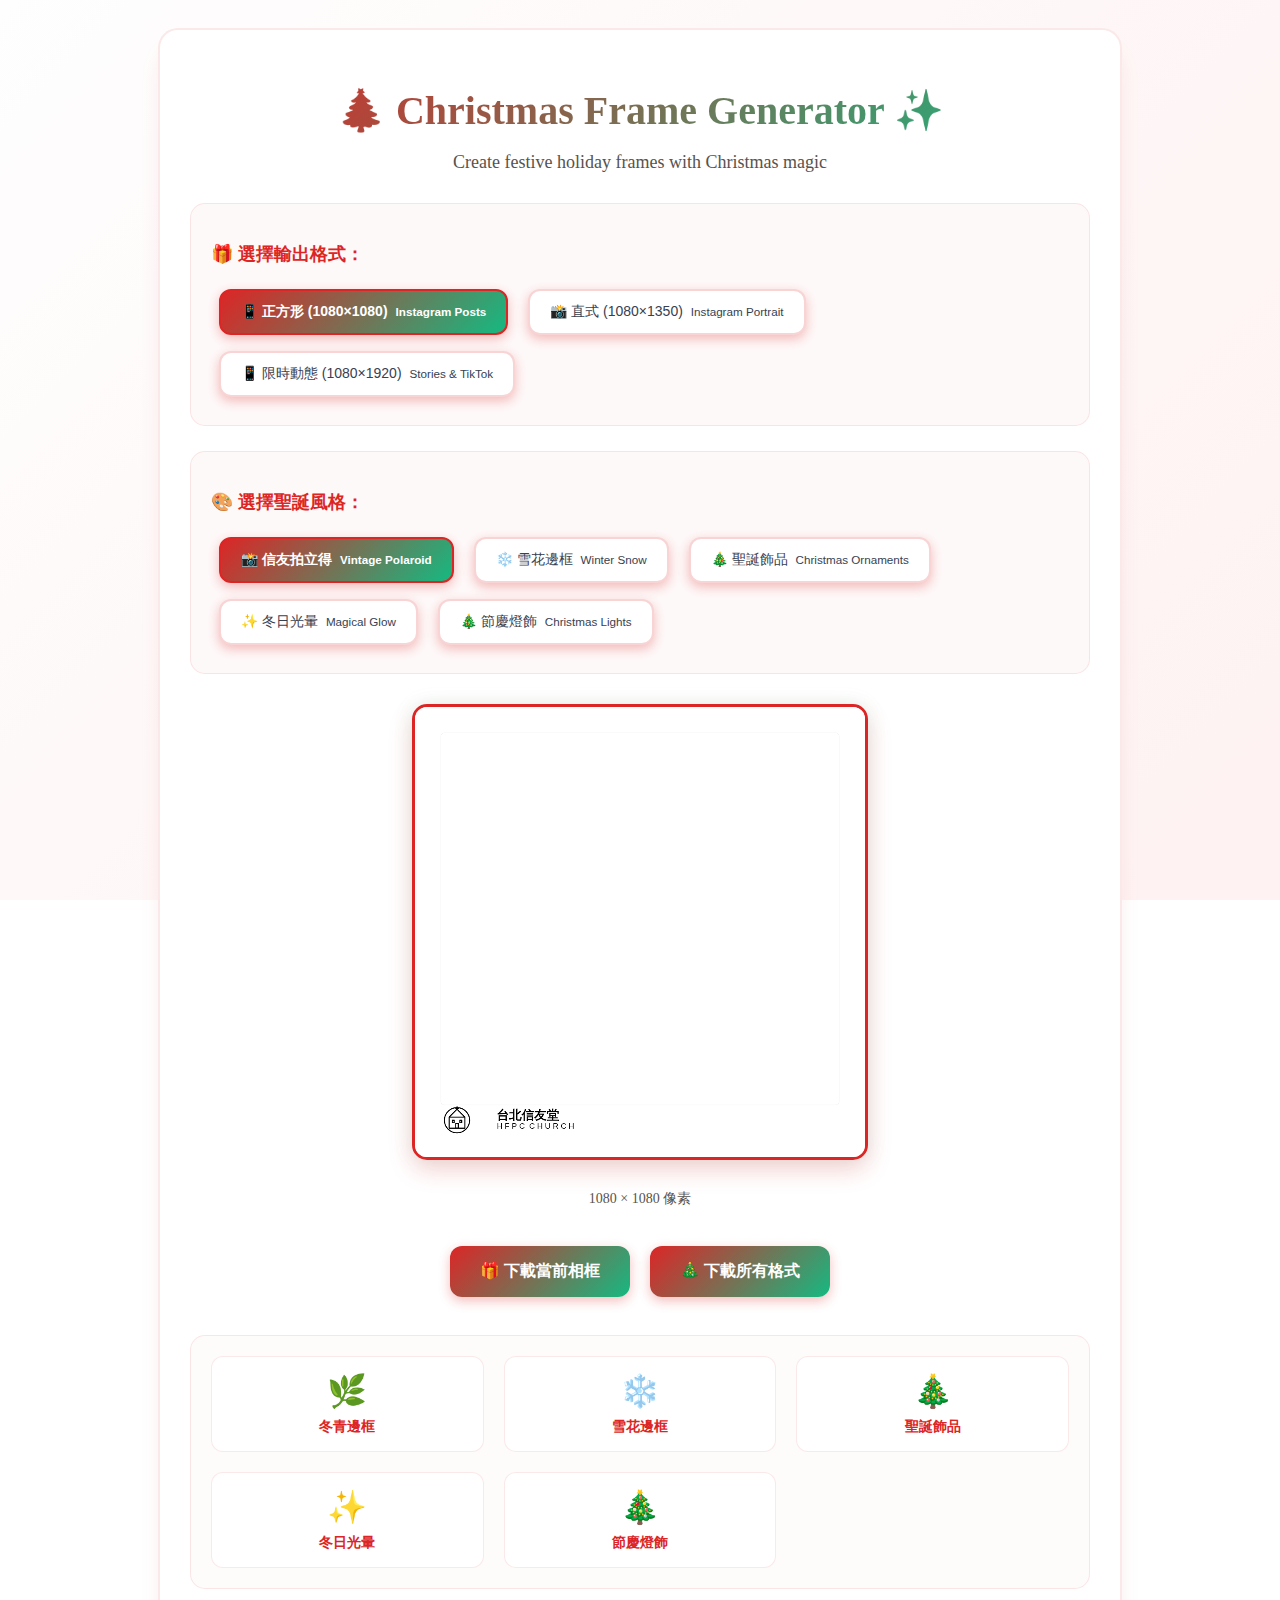
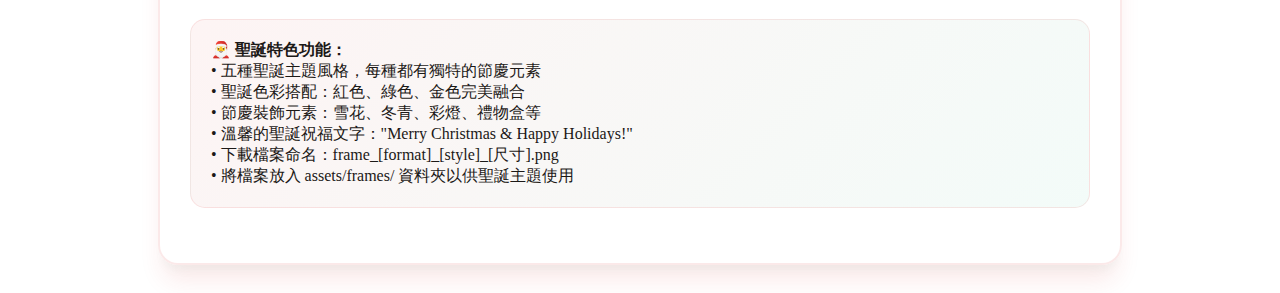
<file: create_christmas_frames.html>
<!DOCTYPE html>
<html>
<head>
    <meta charset="UTF-8">
    <title>🎄 Christmas Frame Generator ✨</title>
    <style>
        body { 
            font-family: 'Georgia', 'Times New Roman', serif; 
            padding: 20px; 
            background: linear-gradient(135deg, #fefefe 0%, #fef7f7 50%, #fef2f2 100%);
            background-attachment: fixed;
            color: #1c1917;
            min-height: 100vh;
        }
        .container { 
            max-width: 900px; 
            margin: 0 auto; 
            background: rgba(255, 255, 255, 0.95); 
            padding: 30px; 
            border-radius: 20px; 
            box-shadow: 0 20px 25px -5px rgba(220, 38, 38, 0.1), 0 10px 10px -5px rgba(21, 185, 129, 0.05);
            border: 2px solid rgba(220, 38, 38, 0.1);
        }
        .header {
            text-align: center;
            margin-bottom: 30px;
        }
        .main-title {
            font-size: 2.5rem;
            font-weight: bold;
            margin-bottom: 10px;
            background: linear-gradient(135deg, #dc2626 0%, #15b981 100%);
            -webkit-background-clip: text;
            -webkit-text-fill-color: transparent;
            background-clip: text;
        }
        .subtitle {
            font-size: 1.125rem;
            color: #57534e;
            margin-bottom: 20px;
        }
        .format-selector { 
            margin: 25px 0; 
            background: rgba(254, 247, 247, 0.8);
            padding: 20px;
            border-radius: 15px;
            border: 1px solid rgba(220, 38, 38, 0.1);
        }
        .format-selector h3 { 
            color: #dc2626; 
            font-size: 18px; 
            margin-bottom: 15px; 
            font-weight: 600;
            display: flex;
            align-items: center;
            gap: 8px;
        }
        .format-btn { 
            padding: 12px 20px; 
            margin: 8px; 
            border: 2px solid rgba(220, 38, 38, 0.2); 
            background: white; 
            color: #374151; 
            cursor: pointer; 
            border-radius: 12px; 
            font-size: 14px;
            font-weight: 500;
            transition: all 0.3s ease;
            display: inline-flex;
            align-items: center;
            gap: 8px;
        }
        .format-btn.active { 
            border-color: #dc2626; 
            background: linear-gradient(135deg, #dc2626 0%, #15b981 100%);
            color: white;
            font-weight: 600;
            box-shadow: 0 4px 12px rgba(220, 38, 38, 0.3);
        }
        .format-btn:hover {
            border-color: #dc2626;
            background: rgba(220, 38, 38, 0.05);
            color: #dc2626;
            transform: translateY(-1px);
        }
        .format-btn.active:hover {
            background: linear-gradient(135deg, #b91c1c 0%, #059669 100%);
            transform: translateY(-2px);
            box-shadow: 0 6px 16px rgba(220, 38, 38, 0.4);
        }
        canvas { 
            border: 3px solid #dc2626; 
            display: block; 
            margin: 30px auto; 
            max-width: 450px; 
            height: auto; 
            border-radius: 15px;
            box-shadow: 0 10px 25px rgba(220, 38, 38, 0.2), 0 0 20px rgba(21, 185, 129, 0.1);
        }
        .action-buttons {
            text-align: center;
            margin: 30px 0;
        }
        button { 
            padding: 15px 30px; 
            font-size: 16px; 
            background: linear-gradient(135deg, #dc2626 0%, #15b981 100%); 
            color: white; 
            border: none; 
            border-radius: 12px; 
            cursor: pointer; 
            margin: 8px; 
            font-weight: 600;
            transition: all 0.3s ease;
            box-shadow: 0 4px 12px rgba(220, 38, 38, 0.3);
        }
        button:hover { 
            background: linear-gradient(135deg, #b91c1c 0%, #059669 100%);
            transform: translateY(-2px);
            box-shadow: 0 6px 16px rgba(220, 38, 38, 0.4);
        }
        .info { 
            background: linear-gradient(135deg, rgba(220, 38, 38, 0.05) 0%, rgba(21, 185, 129, 0.05) 100%); 
            padding: 20px; 
            border-radius: 15px; 
            margin: 25px 0; 
            border: 1px solid rgba(220, 38, 38, 0.1);
        }
        .canvas-info { 
            text-align: center; 
            margin: 15px 0; 
            font-size: 14px; 
            color: #57534e; 
            font-weight: 500;
        }
        .preview-gallery {
            display: grid;
            grid-template-columns: repeat(auto-fit, minmax(200px, 1fr));
            gap: 20px;
            margin: 30px 0;
            padding: 20px;
            background: rgba(254, 247, 247, 0.5);
            border-radius: 15px;
            border: 1px solid rgba(220, 38, 38, 0.1);
        }
        .preview-item {
            text-align: center;
            padding: 15px;
            border-radius: 12px;
            background: white;
            border: 1px solid rgba(220, 38, 38, 0.1);
            transition: all 0.3s ease;
        }
        .preview-item:hover {
            transform: translateY(-2px);
            box-shadow: 0 8px 20px rgba(220, 38, 38, 0.15);
        }
        .preview-emoji {
            font-size: 2rem;
            margin-bottom: 8px;
        }
        .preview-name {
            font-size: 0.875rem;
            color: #dc2626;
            font-weight: 600;
        }
    </style>
</head>
<body>
    <div class="container">
        <div class="header">
            <h1 class="main-title">🎄 Christmas Frame Generator ✨</h1>
            <p class="subtitle">Create festive holiday frames with Christmas magic</p>
        </div>
        
        <div class="format-selector">
            <h3>🎁 選擇輸出格式：</h3>
            <button class="format-btn active" data-format="square">
                📱 正方形 (1080×1080)
                <small>Instagram Posts</small>
            </button>
            <button class="format-btn" data-format="portrait">
                📸 直式 (1080×1350)
                <small>Instagram Portrait</small>
            </button>
            <button class="format-btn" data-format="story">
                📱 限時動態 (1080×1920)
                <small>Stories & TikTok</small>
            </button>
        </div>
        
        <div class="format-selector">
            <h3>🎨 選擇聖誕風格：</h3>
            <button class="format-btn active" data-style="hfp_polaroid">
                📸 信友拍立得
                <small>Vintage Polaroid</small>
            </button>
            <button class="format-btn" data-style="snow-frame">
                ❄️ 雪花邊框
                <small>Winter Snow</small>
            </button>
            <button class="format-btn" data-style="christmas-ornaments">
                🎄 聖誕飾品
                <small>Christmas Ornaments</small>
            </button>
            <button class="format-btn" data-style="winter-glow">
                ✨ 冬日光暈
                <small>Magical Glow</small>
            </button>
            <button class="format-btn" data-style="festive-lights">
                🎄 節慶燈飾
                <small>Christmas Lights</small>
            </button>
        </div>
        
        <canvas id="frameCanvas"></canvas>
        <div class="canvas-info" id="canvasInfo">1080 × 1080 像素</div>
        
        <div class="action-buttons">
            <button onclick="downloadFrame()">🎁 下載當前相框</button>
            <button onclick="downloadAllFrames()">🎄 下載所有格式</button>
        </div>
        
        <div class="preview-gallery">
            <div class="preview-item">
                <div class="preview-emoji">🌿</div>
                <div class="preview-name">冬青邊框</div>
            </div>
            <div class="preview-item">
                <div class="preview-emoji">❄️</div>
                <div class="preview-name">雪花邊框</div>
            </div>
            <div class="preview-item">
                <div class="preview-emoji">🎄</div>
                <div class="preview-name">聖誕飾品</div>
            </div>
            <div class="preview-item">
                <div class="preview-emoji">✨</div>
                <div class="preview-name">冬日光暈</div>
            </div>
            <div class="preview-item">
                <div class="preview-emoji">🎄</div>
                <div class="preview-name">節慶燈飾</div>
            </div>
        </div>
        
        <div class="info">
            <strong>🎅 聖誕特色功能：</strong><br>
            • 五種聖誕主題風格，每種都有獨特的節慶元素<br>
            • 聖誕色彩搭配：紅色、綠色、金色完美融合<br>
            • 節慶裝飾元素：雪花、冬青、彩燈、禮物盒等<br>
            • 溫馨的聖誕祝福文字："Merry Christmas & Happy Holidays!"<br>
            • 下載檔案命名：frame_[format]_[style]_[尺寸].png<br>
            • 將檔案放入 assets/frames/ 資料夾以供聖誕主題使用
        </div>
    </div>
    
    <script>
        const canvas = document.getElementById('frameCanvas');
        const ctx = canvas.getContext('2d');
        const canvasInfo = document.getElementById('canvasInfo');
        
        const formats = {
            square: { width: 1080, height: 1080, name: '正方形', borderWidth: 50 },
            portrait: { width: 1080, height: 1350, name: '直式', borderWidth: 48 },
            story: { width: 1080, height: 1920, name: '限時動態', borderWidth: 45 }
        };
        
        let currentFormat = 'square';
        let currentStyle = 'hfp_polaroid';
        
        function createFrame(format) {
            const config = formats[format];
            
            // Set canvas size
            canvas.width = config.width;
            canvas.height = config.height;
            canvasInfo.textContent = `${config.width} × ${config.height} 像素`;
            
            // Clear canvas
            ctx.clearRect(0, 0, config.width, config.height);
            
            // Draw frame based on selected style
            switch(currentStyle) {
                case 'hfp_polaroid':
                    drawHfpPolaroidFrame(ctx, config);
                    break;
                case 'snow-frame':
                    drawSnowFrameFrame(ctx, config);
                    break;
                case 'christmas-ornaments':
                    drawChristmasOrnamentsFrame(ctx, config);
                    break;
                case 'winter-glow':
                    drawWinterGlowFrame(ctx, config);
                    break;
                case 'festive-lights':
                    drawFestiveLightsFrame(ctx, config);
                    break;
                default:
                    drawHollyBorderFrame(ctx, config);
            }
            
            // 加入聖誕祝福文字（信友拍立得風格除外）
            if (currentStyle !== 'hfp_polaroid') {
                drawChristmasText(ctx, config.width, config.height, config.borderWidth, currentStyle);
            }
        }
        
        function drawRoundedRect(ctx, x, y, width, height, radius) {
            ctx.beginPath();
            ctx.moveTo(x + radius, y);
            ctx.lineTo(x + width - radius, y);
            ctx.quadraticCurveTo(x + width, y, x + width, y + radius);
            ctx.lineTo(x + width, y + height - radius);
            ctx.quadraticCurveTo(x + width, y + height, x + width - radius, y + height);
            ctx.lineTo(x + radius, y + height);
            ctx.quadraticCurveTo(x, y + height, x, y + height - radius);
            ctx.lineTo(x, y + radius);
            ctx.quadraticCurveTo(x, y, x + radius, y);
            ctx.closePath();
        }
        
        function drawChristmasText(ctx, canvasWidth, canvasHeight, borderWidth, style = 'hfp_polaroid') {
            ctx.save();
            
            // 計算文字位置 (底部中央)
            const textY = canvasHeight - borderWidth * 1.4;
            const textX = canvasWidth / 2;
            
            // 設定聖誕文字樣式
            const fontSize = Math.max(65, borderWidth * 2.2);
            ctx.font = `italic bold ${fontSize}px "Georgia", "Times New Roman", serif`;
            ctx.textAlign = 'center';
            ctx.textBaseline = 'middle';
            
            // 根據風格設定文字顏色和效果
            let textColor, shadowColor, strokeColor, shadowBlur, shadowOffset;
            
            switch(style) {
                case 'hfp_polaroid':
                    textColor = '#dc2626'; // 聖誕紅
                    shadowColor = 'rgba(21, 185, 129, 0.6)';
                    strokeColor = 'rgba(255, 255, 255, 0.9)';
                    shadowBlur = 4;
                    shadowOffset = 2;
                    break;
                    
                case 'snow-frame':
                    textColor = '#1e40af'; // 冰雪藍
                    shadowColor = 'rgba(219, 234, 254, 0.8)';
                    strokeColor = 'rgba(255, 255, 255, 0.9)';
                    shadowBlur = 6;
                    shadowOffset = 2;
                    break;
                    
                case 'christmas-ornaments':
                    textColor = '#dc2626'; // 聖誕紅
                    shadowColor = 'rgba(21, 185, 129, 0.6)';
                    strokeColor = 'rgba(251, 191, 36, 0.8)';
                    shadowBlur = 4;
                    shadowOffset = 2;
                    break;
                    
                case 'winter-glow':
                    textColor = '#ffffff'; // 純白
                    shadowColor = 'rgba(59, 130, 246, 0.8)';
                    strokeColor = 'rgba(21, 185, 129, 0.6)';
                    shadowBlur = 8;
                    shadowOffset = 0;
                    break;
                    
                case 'festive-lights':
                    textColor = '#fbbf24'; // 暖金色
                    shadowColor = 'rgba(239, 68, 68, 0.6)';
                    strokeColor = 'rgba(21, 185, 129, 0.7)';
                    shadowBlur = 5;
                    shadowOffset = 1;
                    break;
                    
                default:
                    textColor = '#dc2626';
                    shadowColor = 'rgba(21, 185, 129, 0.5)';
                    strokeColor = 'rgba(255, 255, 255, 0.8)';
                    shadowBlur = 3;
                    shadowOffset = 2;
            }
            
            // 設定文字樣式
            ctx.fillStyle = textColor;
            
            // 加入文字陰影效果
            ctx.shadowColor = shadowColor;
            ctx.shadowBlur = shadowBlur;
            ctx.shadowOffsetX = shadowOffset;
            ctx.shadowOffsetY = shadowOffset;
            
            // 繪製聖誕祝福文字
            ctx.fillText('Merry Christmas!', textX, textY);
            
            // 加入文字外框
            ctx.shadowColor = 'transparent';
            ctx.strokeStyle = strokeColor;
            ctx.lineWidth = 2;
            ctx.strokeText('Merry Christmas!', textX, textY);
            
            ctx.restore();
        }
        
        // 📸 信友拍立得風格 - 復古情懷（經典白邊框）
        function drawHfpPolaroidFrame(ctx, config) {
            ctx.save();
            
            // 拍立得特色尺寸計算
            const totalBorderWidth = config.borderWidth * 1.8; // 加寬邊框
            const sideBorderWidth = totalBorderWidth * 0.7;    // 左右上邊框寬度
            const bottomBorderWidth = totalBorderWidth * 1.4;  // 底部加寬（拍立得特色）
            
            // 1. 外陰影效果（立體感）
            ctx.shadowColor = 'rgba(0, 0, 0, 0.3)';
            ctx.shadowBlur = 20;
            ctx.shadowOffsetX = 8;
            ctx.shadowOffsetY = 8;
            
            // 2. 主要白色邊框（拍立得風格）
            ctx.fillStyle = '#ffffff';
            ctx.fillRect(0, 0, config.width, config.height);
            
            // 清除陰影效果
            ctx.shadowColor = 'transparent';
            
            // 3. 內部照片區域（透明，讓照片顯示）
            ctx.globalCompositeOperation = 'destination-out';
            const photoX = sideBorderWidth;
            const photoY = sideBorderWidth;
            const photoWidth = config.width - 2 * sideBorderWidth;
            const photoHeight = config.height - sideBorderWidth - bottomBorderWidth;
            
            // 圓角矩形照片區域
            const cornerRadius = 8;
            drawRoundedRect(ctx, photoX, photoY, photoWidth, photoHeight, cornerRadius);
            ctx.fill();
            
            // 重置合成模式
            ctx.globalCompositeOperation = 'source-over';
            
            // 4. 微妙的內邊框線（增加質感）
            ctx.strokeStyle = '#f0f0f0';
            ctx.lineWidth = 1;
            drawRoundedRect(ctx, photoX - 1, photoY - 1, photoWidth + 2, photoHeight + 2, cornerRadius + 1);
            ctx.stroke();
            
            // 5. 添加信友堂 LOGO 和文字
            drawHfpcLogo(ctx, config, bottomBorderWidth);
            
            ctx.restore();
        }
        
        // 繪製信友堂 LOGO 和文字
        function drawHfpcLogo(ctx, config, bottomBorderWidth) {
            ctx.save();
            
            // LOGO 和文字的位置計算
            const logoY = config.height - bottomBorderWidth * 0.7;
            const logoSize = Math.min(bottomBorderWidth * 0.6, 80); // 自適應大小
            
            // 1. 繪製教堂建築 LOGO（簡化版）
            const logoX = bottomBorderWidth * 0.8; // 偏左位置
            drawChurchLogo(ctx, logoX, logoY, logoSize);
            
            // 2. 繪製 "台北信友堂" 文字
            const textX = logoX + logoSize + 20;
            drawHfpcText(ctx, textX, logoY, logoSize);
            
            ctx.restore();
        }
        
        // 繪製簡化的教堂建築圖標
        function drawChurchLogo(ctx, x, y, size) {
            ctx.save();
            ctx.translate(x, y);
            
            // 設定繪製樣式
            ctx.strokeStyle = '#000000';
            ctx.fillStyle = '#000000';
            ctx.lineWidth = size / 30;
            ctx.lineCap = 'round';
            ctx.lineJoin = 'round';
            
            // 縮放比例
            const s = size / 100;
            
            // 1. 圓形外框
            ctx.beginPath();
            ctx.arc(0, 0, 40 * s, 0, Math.PI * 2);
            ctx.stroke();
            
            // 2. 主教堂建築（簡化）
            ctx.beginPath();
            // 主建築體（矩形）
            ctx.rect(-25 * s, -10 * s, 50 * s, 35 * s);
            // 尖塔屋頂（三角形）
            ctx.moveTo(-25 * s, -10 * s);
            ctx.lineTo(0, -35 * s);
            ctx.lineTo(25 * s, -10 * s);
            ctx.stroke();
            
            // 3. 十字架
            const crossSize = 8 * s;
            ctx.beginPath();
            // 垂直線
            ctx.moveTo(0, -35 * s);
            ctx.lineTo(0, -35 * s - crossSize);
            // 水平線
            ctx.moveTo(-crossSize/2, -35 * s - crossSize * 0.3);
            ctx.lineTo(crossSize/2, -35 * s - crossSize * 0.3);
            ctx.stroke();
            
            // 4. 門和窗戶細節
            // 主門
            ctx.beginPath();
            ctx.rect(-4 * s, 10 * s, 8 * s, 15 * s);
            ctx.stroke();
            
            // 窗戶
            ctx.beginPath();
            ctx.rect(-15 * s, 0, 6 * s, 8 * s);
            ctx.rect(9 * s, 0, 6 * s, 8 * s);
            ctx.stroke();
            
            ctx.restore();
        }
        
        // 繪製信友堂文字
        function drawHfpcText(ctx, x, y, size) {
            ctx.save();
            
            ctx.fillStyle = '#000000';
            ctx.textAlign = 'left';
            ctx.textBaseline = 'middle';
            
            // 中文字體大小
            const chineseFontSize = size * 0.4;
            ctx.font = `bold ${chineseFontSize}px "SimHei", "Microsoft YaHei", "黑體", sans-serif`;
            
            // 繪製 "台北信友堂"
            ctx.fillText('台北信友堂', x, y - size * 0.15);
            
            // 英文字體大小（較小）
            const englishFontSize = size * 0.25;
            ctx.font = `normal ${englishFontSize}px "Arial", sans-serif`;
            
            // 繪製 "HFPC CHURCH"
            ctx.fillText('H F P C  C H U R C H', x, y + size * 0.2);
            
            ctx.restore();
        }
        
        function drawEnhancedHollyDecorations(ctx, config, borderWidth) {
            const positions = [
                {x: borderWidth * 1.5, y: borderWidth * 1.5}, // 左上
                {x: config.width - borderWidth * 1.5, y: borderWidth * 1.5}, // 右上
                {x: borderWidth * 1.5, y: config.height - borderWidth * 1.5}, // 左下
                {x: config.width - borderWidth * 1.5, y: config.height - borderWidth * 1.5} // 右下
            ];
            
            positions.forEach((pos, index) => {
                ctx.save();
                ctx.translate(pos.x, pos.y);
                ctx.rotate((index * Math.PI) / 6); // 稍微旋轉增加動感
                
                // 更大更豐富的冬青葉 - 漸層綠色
                const leafGradient = ctx.createRadialGradient(0, 0, 0, 0, 0, 20);
                leafGradient.addColorStop(0, '#15b981');
                leafGradient.addColorStop(0.7, '#059669');
                leafGradient.addColorStop(1, '#064e3b');
                
                ctx.fillStyle = leafGradient;
                // 主要冬青葉
                ctx.beginPath();
                ctx.ellipse(0, -10, 18, 10, 0, 0, Math.PI * 2);
                ctx.fill();
                ctx.beginPath();
                ctx.ellipse(-10, 5, 12, 8, Math.PI / 4, 0, Math.PI * 2);
                ctx.fill();
                ctx.beginPath();
                ctx.ellipse(10, 5, 12, 8, -Math.PI / 4, 0, Math.PI * 2);
                ctx.fill();
                
                // 額外的小葉子
                ctx.fillStyle = '#16a34a';
                ctx.beginPath();
                ctx.ellipse(-6, -6, 8, 5, Math.PI / 3, 0, Math.PI * 2);
                ctx.fill();
                ctx.beginPath();
                ctx.ellipse(6, -6, 8, 5, -Math.PI / 3, 0, Math.PI * 2);
                ctx.fill();
                
                // 更多紅色漿果 - 帶光澤
                const berryGradient = ctx.createRadialGradient(0, 0, 0, 0, 0, 4);
                berryGradient.addColorStop(0, '#f87171');
                berryGradient.addColorStop(0.6, '#dc2626');
                berryGradient.addColorStop(1, '#7f1d1d');
                
                ctx.fillStyle = berryGradient;
                // 漿果群
                ctx.beginPath();
                ctx.arc(-5, 0, 4, 0, Math.PI * 2);
                ctx.fill();
                ctx.beginPath();
                ctx.arc(5, 2, 4, 0, Math.PI * 2);
                ctx.fill();
                ctx.beginPath();
                ctx.arc(0, 8, 4, 0, Math.PI * 2);
                ctx.fill();
                ctx.beginPath();
                ctx.arc(-3, 5, 3, 0, Math.PI * 2);
                ctx.fill();
                ctx.beginPath();
                ctx.arc(3, -2, 3, 0, Math.PI * 2);
                ctx.fill();
                
                // 添加小星星裝飾
                ctx.fillStyle = '#fbbf24';
                drawStar(ctx, -12, -12, 3, 5);
                drawStar(ctx, 12, 12, 2, 4);
                
                ctx.restore();
            });
        }
        
        function drawChristmasBells(ctx, config, borderWidth) {
            const bellPositions = [
                {x: config.width / 2, y: borderWidth * 0.7},
                {x: config.width / 2, y: config.height - borderWidth * 0.7},
                {x: borderWidth * 0.7, y: config.height / 2},
                {x: config.width - borderWidth * 0.7, y: config.height / 2}
            ];
            
            bellPositions.forEach(pos => {
                ctx.save();
                ctx.translate(pos.x, pos.y);
                
                // 鈴鐺主體 - 金色漸變
                const bellGradient = ctx.createRadialGradient(0, 0, 0, 0, 0, 8);
                bellGradient.addColorStop(0, '#fcd34d');
                bellGradient.addColorStop(0.7, '#f59e0b');
                bellGradient.addColorStop(1, '#d97706');
                
                ctx.fillStyle = bellGradient;
                ctx.beginPath();
                ctx.arc(0, 0, 8, 0, Math.PI * 2);
                ctx.fill();
                
                // 鈴鐺高光
                ctx.fillStyle = '#fef3c7';
                ctx.beginPath();
                ctx.arc(-2, -2, 3, 0, Math.PI * 2);
                ctx.fill();
                
                // 鈴鐺頂部
                ctx.fillStyle = '#92400e';
                ctx.fillRect(-2, -8, 4, 3);
                
                // 小鈴鐺內芯
                ctx.fillStyle = '#78350f';
                ctx.beginPath();
                ctx.arc(0, 2, 2, 0, Math.PI * 2);
                ctx.fill();
                
                ctx.restore();
            });
        }
        
        function drawStar(ctx, x, y, innerRadius, outerRadius) {
            const spikes = 5;
            let rot = Math.PI / 2 * 3;
            const step = Math.PI / spikes;
            
            ctx.save();
            ctx.translate(x, y);
            ctx.beginPath();
            ctx.moveTo(0, -outerRadius);
            
            for (let i = 0; i < spikes; i++) {
                ctx.lineTo(Math.cos(rot) * outerRadius, Math.sin(rot) * outerRadius);
                rot += step;
                ctx.lineTo(Math.cos(rot) * innerRadius, Math.sin(rot) * innerRadius);
                rot += step;
            }
            
            ctx.lineTo(0, -outerRadius);
            ctx.closePath();
            ctx.fill();
            ctx.restore();
        }
        
        // ❄️ 雪花邊框風格 - 冬日純白
        function drawSnowFrameFrame(ctx, config) {
            const borderWidth = config.borderWidth;
            const cornerRadius = borderWidth * 0.4;
            
            // 主邊框 - 冰藍色漸變
            const gradient = ctx.createLinearGradient(0, 0, config.width, config.height);
            gradient.addColorStop(0, '#dbeafe');    // 淺藍
            gradient.addColorStop(0.5, '#bfdbfe');  // 中藍
            gradient.addColorStop(1, '#93c5fd');    // 藍色
            
            ctx.save();
            ctx.strokeStyle = gradient;
            ctx.lineWidth = borderWidth;
            ctx.lineCap = 'round';
            
            const margin = borderWidth / 2;
            drawRoundedRect(ctx, margin, margin, config.width - borderWidth, config.height - borderWidth, cornerRadius);
            ctx.stroke();
            
            // 內邊框 - 白色
            ctx.strokeStyle = '#ffffff';
            ctx.lineWidth = 3;
            const innerMargin = borderWidth - 6;
            drawRoundedRect(ctx, innerMargin, innerMargin, config.width - 2 * innerMargin, config.height - 2 * innerMargin, cornerRadius - 3);
            ctx.stroke();
            
            // 繪製雪花裝飾
            drawSnowflakeDecorations(ctx, config, borderWidth);
            
            ctx.restore();
        }
        
        function drawSnowflakeDecorations(ctx, config, borderWidth) {
            const snowflakes = [
                {x: borderWidth * 1.5, y: borderWidth * 1.5, size: 0.8},
                {x: config.width - borderWidth * 1.5, y: borderWidth * 1.5, size: 1.0},
                {x: borderWidth * 1.5, y: config.height - borderWidth * 1.5, size: 1.2},
                {x: config.width - borderWidth * 1.5, y: config.height - borderWidth * 1.5, size: 0.9},
                {x: config.width / 2, y: borderWidth, size: 1.1},
                {x: config.width / 2, y: config.height - borderWidth, size: 1.0}
            ];
            
            snowflakes.forEach(flake => {
                ctx.save();
                ctx.translate(flake.x, flake.y);
                ctx.scale(flake.size, flake.size);
                
                ctx.strokeStyle = '#3b82f6';
                ctx.lineWidth = 2;
                ctx.lineCap = 'round';
                
                // 繪製六角雪花
                for (let i = 0; i < 6; i++) {
                    ctx.save();
                    ctx.rotate((i * Math.PI) / 3);
                    
                    // 主線
                    ctx.beginPath();
                    ctx.moveTo(0, -12);
                    ctx.lineTo(0, 12);
                    ctx.stroke();
                    
                    // 分支
                    ctx.beginPath();
                    ctx.moveTo(-4, -8);
                    ctx.lineTo(0, -12);
                    ctx.lineTo(4, -8);
                    ctx.stroke();
                    
                    ctx.beginPath();
                    ctx.moveTo(-4, 8);
                    ctx.lineTo(0, 12);
                    ctx.lineTo(4, 8);
                    ctx.stroke();
                    
                    ctx.restore();
                }
                
                ctx.restore();
            });
        }
        
        // 🎄 聖誕飾品風格 - 透明邊框裝飾
        function drawChristmasOrnamentsFrame(ctx, config) {
            const borderWidth = config.borderWidth;
            const cornerRadius = 12;
            
            ctx.save();
            
            // 主邊框 - 聖誕紅綠漸變 (透明背景)
            const borderGradient = ctx.createLinearGradient(0, 0, config.width, config.height);
            borderGradient.addColorStop(0, '#dc2626');
            borderGradient.addColorStop(0.5, '#15b981');
            borderGradient.addColorStop(1, '#dc2626');
            
            ctx.strokeStyle = borderGradient;
            ctx.lineWidth = borderWidth;
            ctx.lineCap = 'round';
            
            const margin = borderWidth / 2;
            drawRoundedRect(ctx, margin, margin, config.width - borderWidth, config.height - borderWidth, cornerRadius);
            ctx.stroke();
            
            // 內邊框 - 金色裝飾線
            ctx.strokeStyle = '#fbbf24';
            ctx.lineWidth = 4;
            const innerMargin = borderWidth - 8;
            drawRoundedRect(ctx, innerMargin, innerMargin, config.width - 2 * innerMargin, config.height - 2 * innerMargin, cornerRadius - 2);
            ctx.stroke();
            
            // 繪製角落聖誕飾品
            drawCornerOrnaments(ctx, config, borderWidth);
            
            // 繪製邊框裝飾彩帶
            drawDecorativeGarlands(ctx, config, borderWidth);
            
            // 繪製聖誕鈴鐺裝飾
            drawChristmasBellsOrnaments(ctx, config, borderWidth);
            
            ctx.restore();
        }
        
        function drawCornerOrnaments(ctx, config, borderWidth) {
            const ornamentPositions = [
                {x: borderWidth * 1.5, y: borderWidth * 1.5, rotation: 0},
                {x: config.width - borderWidth * 1.5, y: borderWidth * 1.5, rotation: Math.PI / 2},
                {x: borderWidth * 1.5, y: config.height - borderWidth * 1.5, rotation: -Math.PI / 2},
                {x: config.width - borderWidth * 1.5, y: config.height - borderWidth * 1.5, rotation: Math.PI}
            ];
            
            ornamentPositions.forEach((pos, index) => {
                ctx.save();
                ctx.translate(pos.x, pos.y);
                ctx.rotate(pos.rotation);
                
                // 聖誕球飾品 - 紅色
                const redOrnament = ctx.createRadialGradient(0, 0, 0, 0, 0, 18);
                redOrnament.addColorStop(0, '#f87171');
                redOrnament.addColorStop(0.7, '#dc2626');
                redOrnament.addColorStop(1, '#7f1d1d');
                
                ctx.fillStyle = redOrnament;
                ctx.beginPath();
                ctx.arc(-10, 0, 15, 0, Math.PI * 2);
                ctx.fill();
                
                // 紅色飾品高光
                ctx.fillStyle = 'rgba(255, 255, 255, 0.6)';
                ctx.beginPath();
                ctx.arc(-15, -5, 5, 0, Math.PI * 2);
                ctx.fill();
                
                // 聖誕球飾品 - 綠色
                const greenOrnament = ctx.createRadialGradient(0, 0, 0, 0, 0, 18);
                greenOrnament.addColorStop(0, '#34d399');
                greenOrnament.addColorStop(0.7, '#15b981');
                greenOrnament.addColorStop(1, '#064e3b');
                
                ctx.fillStyle = greenOrnament;
                ctx.beginPath();
                ctx.arc(10, 0, 12, 0, Math.PI * 2);
                ctx.fill();
                
                // 綠色飾品高光
                ctx.fillStyle = 'rgba(255, 255, 255, 0.6)';
                ctx.beginPath();
                ctx.arc(5, -4, 4, 0, Math.PI * 2);
                ctx.fill();
                
                // 聖誕球飾品 - 金色
                const goldOrnament = ctx.createRadialGradient(0, 0, 0, 0, 0, 15);
                goldOrnament.addColorStop(0, '#fcd34d');
                goldOrnament.addColorStop(0.7, '#fbbf24');
                goldOrnament.addColorStop(1, '#d97706');
                
                ctx.fillStyle = goldOrnament;
                ctx.beginPath();
                ctx.arc(0, 15, 10, 0, Math.PI * 2);
                ctx.fill();
                
                // 金色飾品高光
                ctx.fillStyle = 'rgba(255, 255, 255, 0.7)';
                ctx.beginPath();
                ctx.arc(-3, 11, 3, 0, Math.PI * 2);
                ctx.fill();
                
                // 飾品頂部金屬扣
                ctx.fillStyle = '#92400e';
                ctx.fillRect(-12, -8, 4, 3);
                ctx.fillRect(8, -6, 4, 3);
                ctx.fillRect(-2, 5, 4, 3);
                
                // 添加閃亮星星
                ctx.fillStyle = '#fbbf24';
                drawStar(ctx, -20, -10, 2, 4);
                drawStar(ctx, 20, 10, 2, 4);
                
                ctx.restore();
            });
        }
        
        function drawDecorativeGarlands(ctx, config, borderWidth) {
            // 上邊花環
            drawGarlandLine(ctx, borderWidth, borderWidth * 0.7, config.width - borderWidth, borderWidth * 0.7);
            
            // 下邊花環
            drawGarlandLine(ctx, borderWidth, config.height - borderWidth * 0.7, config.width - borderWidth, config.height - borderWidth * 0.7);
            
            // 左邊花環
            drawVerticalGarlandLine(ctx, borderWidth * 0.7, borderWidth, borderWidth * 0.7, config.height - borderWidth);
            
            // 右邊花環
            drawVerticalGarlandLine(ctx, config.width - borderWidth * 0.7, borderWidth, config.width - borderWidth * 0.7, config.height - borderWidth);
        }
        
        function drawGarlandLine(ctx, x1, y1, x2, y2) {
            const segmentLength = 40;
            const segments = Math.floor((x2 - x1) / segmentLength);
            
            for (let i = 0; i <= segments; i++) {
                const x = x1 + (i * segmentLength);
                const wave = Math.sin((i * Math.PI) / 3 + Date.now() * 0.002) * 5;
                
                // 綠色葉子
                ctx.fillStyle = '#15b981';
                ctx.beginPath();
                ctx.ellipse(x, y1 + wave, 8, 4, 0, 0, Math.PI * 2);
                ctx.fill();
                
                // 紅色小果實
                if (i % 2 === 0) {
                    ctx.fillStyle = '#dc2626';
                    ctx.beginPath();
                    ctx.arc(x + 5, y1 + wave - 3, 3, 0, Math.PI * 2);
                    ctx.fill();
                }
                
                // 金色小點綴
                if (i % 3 === 0) {
                    ctx.fillStyle = '#fbbf24';
                    ctx.beginPath();
                    ctx.arc(x - 5, y1 + wave + 3, 2, 0, Math.PI * 2);
                    ctx.fill();
                }
            }
        }
        
        function drawVerticalGarlandLine(ctx, x1, y1, x2, y2) {
            const segmentLength = 40;
            const segments = Math.floor((y2 - y1) / segmentLength);
            
            for (let i = 0; i <= segments; i++) {
                const y = y1 + (i * segmentLength);
                const wave = Math.sin((i * Math.PI) / 3 + Date.now() * 0.002) * 5;
                
                // 綠色葉子
                ctx.fillStyle = '#15b981';
                ctx.beginPath();
                ctx.ellipse(x1 + wave, y, 4, 8, 0, 0, Math.PI * 2);
                ctx.fill();
                
                // 紅色小果實
                if (i % 2 === 0) {
                    ctx.fillStyle = '#dc2626';
                    ctx.beginPath();
                    ctx.arc(x1 + wave - 3, y + 5, 3, 0, Math.PI * 2);
                    ctx.fill();
                }
                
                // 金色小點綴
                if (i % 3 === 0) {
                    ctx.fillStyle = '#fbbf24';
                    ctx.beginPath();
                    ctx.arc(x1 + wave + 3, y - 5, 2, 0, Math.PI * 2);
                    ctx.fill();
                }
            }
        }
        
        function drawChristmasBellsOrnaments(ctx, config, borderWidth) {
            const bellPositions = [
                {x: config.width / 2, y: borderWidth * 0.6},
                {x: config.width / 2, y: config.height - borderWidth * 0.6},
                {x: borderWidth * 0.6, y: config.height / 2},
                {x: config.width - borderWidth * 0.6, y: config.height / 2}
            ];
            
            bellPositions.forEach((pos, index) => {
                ctx.save();
                ctx.translate(pos.x, pos.y);
                
                const time = Date.now() * 0.003 + index;
                const swing = Math.sin(time) * 0.1;
                ctx.rotate(swing);
                
                // 鈴鐺主體 - 金色漸變
                const bellGradient = ctx.createRadialGradient(0, 0, 0, 0, 0, 12);
                bellGradient.addColorStop(0, '#fcd34d');
                bellGradient.addColorStop(0.7, '#f59e0b');
                bellGradient.addColorStop(1, '#d97706');
                
                ctx.fillStyle = bellGradient;
                ctx.beginPath();
                ctx.arc(0, 0, 10, 0, Math.PI * 2);
                ctx.fill();
                
                // 鈴鐺高光
                ctx.fillStyle = 'rgba(255, 255, 255, 0.8)';
                ctx.beginPath();
                ctx.arc(-3, -3, 4, 0, Math.PI * 2);
                ctx.fill();
                
                // 鈴鐺頂部
                ctx.fillStyle = '#92400e';
                ctx.fillRect(-3, -10, 6, 4);
                
                // 小鈴鐺內芯
                ctx.fillStyle = '#78350f';
                ctx.beginPath();
                ctx.arc(0, 3, 2, 0, Math.PI * 2);
                ctx.fill();
                
                // 紅色蝴蝶結裝飾
                ctx.fillStyle = '#dc2626';
                ctx.beginPath();
                ctx.ellipse(-4, -8, 3, 2, 0, 0, Math.PI * 2);
                ctx.fill();
                ctx.beginPath();
                ctx.ellipse(4, -8, 3, 2, 0, 0, Math.PI * 2);
                ctx.fill();
                ctx.fillRect(-1, -10, 2, 4);
                
                ctx.restore();
            });
        }
        
        // ✨ 冬日光暈風格 - 溫暖光芒
        function drawWinterGlowFrame(ctx, config) {
            const borderWidth = config.borderWidth;
            const cornerRadius = borderWidth * 0.5;
            
            // 創建光暈漸變
            const glowGradient = ctx.createRadialGradient(
                config.width/2, config.height/2, 0,
                config.width/2, config.height/2, Math.max(config.width, config.height)/2
            );
            glowGradient.addColorStop(0, 'rgba(59, 130, 246, 0.1)');
            glowGradient.addColorStop(0.7, 'rgba(147, 197, 253, 0.3)');
            glowGradient.addColorStop(1, 'rgba(59, 130, 246, 0.6)');
            
            ctx.save();
            
            // 光暈背景
            ctx.fillStyle = glowGradient;
            ctx.fillRect(0, 0, config.width, config.height);
            
            // 主邊框
            ctx.shadowColor = '#3b82f6';
            ctx.shadowBlur = 20;
            ctx.strokeStyle = '#ffffff';
            ctx.lineWidth = borderWidth;
            ctx.lineCap = 'round';
            
            const margin = borderWidth / 2;
            drawRoundedRect(ctx, margin, margin, config.width - borderWidth, config.height - borderWidth, cornerRadius);
            ctx.stroke();
            
            // 內發光
            ctx.shadowBlur = 10;
            ctx.shadowColor = '#bfdbfe';
            ctx.strokeStyle = 'rgba(191, 219, 254, 0.6)';
            ctx.lineWidth = 6;
            const innerMargin = borderWidth - 8;
            drawRoundedRect(ctx, innerMargin, innerMargin, config.width - 2 * innerMargin, config.height - 2 * innerMargin, cornerRadius - 4);
            ctx.stroke();
            
            // 繪製光點裝飾
            drawGlowDecorations(ctx, config, borderWidth);
            
            ctx.restore();
        }
        
        function drawGlowDecorations(ctx, config, borderWidth) {
            const lightPositions = [
                {x: borderWidth * 1.2, y: borderWidth * 1.2, size: 8, color: '#3b82f6'},
                {x: config.width - borderWidth * 1.2, y: borderWidth * 1.2, size: 12, color: '#8b5cf6'},
                {x: borderWidth * 1.2, y: config.height - borderWidth * 1.2, size: 10, color: '#06b6d4'},
                {x: config.width - borderWidth * 1.2, y: config.height - borderWidth * 1.2, size: 9, color: '#10b981'},
                {x: config.width/2, y: borderWidth * 0.8, size: 15, color: '#f59e0b'},
                {x: config.width/2, y: config.height - borderWidth * 0.8, size: 11, color: '#ef4444'}
            ];
            
            // 添加更多隨機光點
            for (let i = 0; i < 25; i++) {
                const colors = ['#3b82f6', '#8b5cf6', '#06b6d4', '#10b981', '#f59e0b', '#ef4444', '#ec4899'];
                lightPositions.push({
                    x: borderWidth * 2 + Math.random() * (config.width - 4 * borderWidth),
                    y: borderWidth * 2 + Math.random() * (config.height - 4 * borderWidth),
                    size: 3 + Math.random() * 6,
                    color: colors[Math.floor(Math.random() * colors.length)]
                });
            }
            
            lightPositions.forEach((light, index) => {
                ctx.save();
                
                // 動態亮度變化
                const pulse = 0.7 + 0.3 * Math.sin(Date.now() * 0.003 + index * 0.5);
                
                // 外層光暈
                const outerGlow = ctx.createRadialGradient(
                    light.x, light.y, 0,
                    light.x, light.y, light.size * 4
                );
                outerGlow.addColorStop(0, light.color + Math.floor(pulse * 100).toString(16).padStart(2, '0'));
                outerGlow.addColorStop(0.3, light.color + Math.floor(pulse * 60).toString(16).padStart(2, '0'));
                outerGlow.addColorStop(0.7, light.color + Math.floor(pulse * 30).toString(16).padStart(2, '0'));
                outerGlow.addColorStop(1, light.color + '00');
                
                ctx.fillStyle = outerGlow;
                ctx.beginPath();
                ctx.arc(light.x, light.y, light.size * 4, 0, Math.PI * 2);
                ctx.fill();
                
                // 主發光體
                const mainGlow = ctx.createRadialGradient(
                    light.x, light.y, 0,
                    light.x, light.y, light.size * 2
                );
                mainGlow.addColorStop(0, `rgba(255, 255, 255, ${0.9 * pulse})`);
                mainGlow.addColorStop(0.4, light.color + Math.floor(pulse * 180).toString(16).padStart(2, '0'));
                mainGlow.addColorStop(1, light.color + Math.floor(pulse * 80).toString(16).padStart(2, '0'));
                
                ctx.fillStyle = mainGlow;
                ctx.beginPath();
                ctx.arc(light.x, light.y, light.size * 2, 0, Math.PI * 2);
                ctx.fill();
                
                // 中心核心
                const coreGlow = ctx.createRadialGradient(
                    light.x - light.size/3, light.y - light.size/3, 0,
                    light.x, light.y, light.size
                );
                coreGlow.addColorStop(0, `rgba(255, 255, 255, ${pulse})`);
                coreGlow.addColorStop(0.6, light.color);
                coreGlow.addColorStop(1, light.color + 'AA');
                
                ctx.fillStyle = coreGlow;
                ctx.beginPath();
                ctx.arc(light.x, light.y, light.size, 0, Math.PI * 2);
                ctx.fill();
                
                // 高光點
                ctx.fillStyle = `rgba(255, 255, 255, ${0.8 * pulse})`;
                ctx.beginPath();
                ctx.arc(light.x - light.size/3, light.y - light.size/3, light.size/3, 0, Math.PI * 2);
                ctx.fill();
                
                // 光線效果
                if (light.size > 8) {
                    ctx.strokeStyle = `rgba(255, 255, 255, ${0.3 * pulse})`;
                    ctx.lineWidth = 1;
                    ctx.beginPath();
                    for (let ray = 0; ray < 8; ray++) {
                        const angle = (ray * Math.PI * 2) / 8;
                        const startX = light.x + Math.cos(angle) * light.size;
                        const startY = light.y + Math.sin(angle) * light.size;
                        const endX = light.x + Math.cos(angle) * light.size * 3;
                        const endY = light.y + Math.sin(angle) * light.size * 3;
                        
                        ctx.moveTo(startX, startY);
                        ctx.lineTo(endX, endY);
                    }
                    ctx.stroke();
                }
                
                ctx.restore();
            });
            
            // 添加魔法粒子效果
            drawMagicParticles(ctx, config);
        }
        
        function drawMagicParticles(ctx, config) {
            const particleColors = ['#fbbf24', '#f472b6', '#a78bfa', '#34d399', '#60a5fa'];
            
            for (let i = 0; i < 15; i++) {
                const x = Math.random() * config.width;
                const y = Math.random() * config.height;
                const time = Date.now() * 0.002 + i;
                const size = 1 + Math.sin(time) * 0.5;
                const alpha = 0.3 + 0.3 * Math.sin(time * 2);
                
                ctx.fillStyle = particleColors[i % particleColors.length] + Math.floor(alpha * 255).toString(16).padStart(2, '0');
                ctx.beginPath();
                ctx.arc(x, y, size, 0, Math.PI * 2);
                ctx.fill();
            }
        }
        
        // 🎄 節慶燈飾風格 - 繽紛亮麗
        function drawFestiveLightsFrame(ctx, config) {
            const borderWidth = config.borderWidth;
            const cornerRadius = 10;
            
            // 主邊框 - 深綠色聖誕樹色
            ctx.save();
            ctx.strokeStyle = '#166534';
            ctx.lineWidth = borderWidth;
            ctx.lineCap = 'round';
            
            const margin = borderWidth / 2;
            drawRoundedRect(ctx, margin, margin, config.width - borderWidth, config.height - borderWidth, cornerRadius);
            ctx.stroke();
            
            // 內邊框 - 暖金色
            ctx.strokeStyle = '#fbbf24';
            ctx.lineWidth = 4;
            const innerMargin = borderWidth - 8;
            drawRoundedRect(ctx, innerMargin, innerMargin, config.width - 2 * innerMargin, config.height - 2 * innerMargin, cornerRadius - 2);
            ctx.stroke();
            
            // 繪製彩燈裝飾
            drawChristmasLights(ctx, config, borderWidth);
            
            ctx.restore();
        }
        
        function drawChristmasLights(ctx, config, borderWidth) {
            const lightColors = ['#dc2626', '#15b981', '#3b82f6', '#f59e0b', '#8b5cf6', '#ec4899', '#16a34a', '#f97316'];
            const lightSize = 10;
            const spacing = 35;
            
            // 繪製燈串線條
            ctx.strokeStyle = '#374151';
            ctx.lineWidth = 2;
            
            // 上邊燈串線
            ctx.beginPath();
            ctx.moveTo(borderWidth, borderWidth/2);
            ctx.lineTo(config.width - borderWidth, borderWidth/2);
            ctx.stroke();
            
            // 下邊燈串線
            ctx.beginPath();
            ctx.moveTo(borderWidth, config.height - borderWidth/2);
            ctx.lineTo(config.width - borderWidth, config.height - borderWidth/2);
            ctx.stroke();
            
            // 左邊燈串線
            ctx.beginPath();
            ctx.moveTo(borderWidth/2, borderWidth);
            ctx.lineTo(borderWidth/2, config.height - borderWidth);
            ctx.stroke();
            
            // 右邊燈串線
            ctx.beginPath();
            ctx.moveTo(config.width - borderWidth/2, borderWidth);
            ctx.lineTo(config.width - borderWidth/2, config.height - borderWidth);
            ctx.stroke();
            
            // 上邊燈串 - 閃爍效果
            for (let x = borderWidth + spacing; x < config.width - borderWidth; x += spacing) {
                const colorIndex = Math.floor((x / spacing) % lightColors.length);
                const brightness = 0.8 + 0.2 * Math.sin(Date.now() * 0.003 + x * 0.01);
                drawEnhancedChristmasLight(ctx, x, borderWidth/2, lightSize, lightColors[colorIndex], brightness);
            }
            
            // 下邊燈串
            for (let x = borderWidth + spacing; x < config.width - borderWidth; x += spacing) {
                const colorIndex = Math.floor((x / spacing + 3) % lightColors.length);
                const brightness = 0.8 + 0.2 * Math.sin(Date.now() * 0.003 + x * 0.01 + Math.PI);
                drawEnhancedChristmasLight(ctx, x, config.height - borderWidth/2, lightSize, lightColors[colorIndex], brightness);
            }
            
            // 左邊燈串
            for (let y = borderWidth + spacing; y < config.height - borderWidth; y += spacing) {
                const colorIndex = Math.floor((y / spacing + 1) % lightColors.length);
                const brightness = 0.8 + 0.2 * Math.sin(Date.now() * 0.003 + y * 0.01 + Math.PI/2);
                drawEnhancedChristmasLight(ctx, borderWidth/2, y, lightSize, lightColors[colorIndex], brightness);
            }
            
            // 右邊燈串
            for (let y = borderWidth + spacing; y < config.height - borderWidth; y += spacing) {
                const colorIndex = Math.floor((y / spacing + 4) % lightColors.length);
                const brightness = 0.8 + 0.2 * Math.sin(Date.now() * 0.003 + y * 0.01 + Math.PI * 1.5);
                drawEnhancedChristmasLight(ctx, config.width - borderWidth/2, y, lightSize, lightColors[colorIndex], brightness);
            }
            
            // 添加閃亮的星星裝飾
            drawTwinklingStars(ctx, config, borderWidth);
        }
        
        function drawTwinklingStars(ctx, config, borderWidth) {
            const starPositions = [
                {x: config.width * 0.2, y: config.height * 0.2},
                {x: config.width * 0.8, y: config.height * 0.2},
                {x: config.width * 0.2, y: config.height * 0.8},
                {x: config.width * 0.8, y: config.height * 0.8},
                {x: config.width * 0.5, y: config.height * 0.15},
                {x: config.width * 0.5, y: config.height * 0.85}
            ];
            
            starPositions.forEach((star, index) => {
                const twinkle = 0.5 + 0.5 * Math.sin(Date.now() * 0.005 + index);
                ctx.fillStyle = `rgba(251, 191, 36, ${twinkle})`;
                drawStar(ctx, star.x, star.y, 3, 6);
                
                // 星星光暈
                const starGlow = ctx.createRadialGradient(star.x, star.y, 0, star.x, star.y, 15);
                starGlow.addColorStop(0, `rgba(251, 191, 36, ${twinkle * 0.3})`);
                starGlow.addColorStop(1, 'rgba(251, 191, 36, 0)');
                
                ctx.fillStyle = starGlow;
                ctx.beginPath();
                ctx.arc(star.x, star.y, 15, 0, Math.PI * 2);
                ctx.fill();
            });
        }
        
        function drawEnhancedChristmasLight(ctx, x, y, size, color, brightness = 1) {
            ctx.save();
            
            // 強化的燈泡發光效果
            const lightGradient = ctx.createRadialGradient(x, y, 0, x, y, size * 3);
            lightGradient.addColorStop(0, color);
            lightGradient.addColorStop(0.3, color + Math.floor(brightness * 200).toString(16).padStart(2, '0'));
            lightGradient.addColorStop(0.7, color + Math.floor(brightness * 100).toString(16).padStart(2, '0'));
            lightGradient.addColorStop(1, color + '10');
            
            ctx.fillStyle = lightGradient;
            ctx.beginPath();
            ctx.arc(x, y, size * 3, 0, Math.PI * 2);
            ctx.fill();
            
            // 燈泡外殼 - 立體效果
            const bulbGradient = ctx.createRadialGradient(x - size/3, y - size/3, 0, x, y, size);
            bulbGradient.addColorStop(0, '#ffffff');
            bulbGradient.addColorStop(0.3, color);
            bulbGradient.addColorStop(1, color + 'CC');
            
            ctx.fillStyle = bulbGradient;
            ctx.beginPath();
            ctx.arc(x, y, size, 0, Math.PI * 2);
            ctx.fill();
            
            // 燈泡頂部金屬部分
            ctx.fillStyle = '#4b5563';
            ctx.fillRect(x - size/3, y - size - 3, size * 2/3, 6);
            
            // 燈泡高光
            ctx.fillStyle = `rgba(255, 255, 255, ${0.8 * brightness})`;
            ctx.beginPath();
            ctx.arc(x - size/2, y - size/2, size/2.5, 0, Math.PI * 2);
            ctx.fill();
            
            // 小高光點
            ctx.fillStyle = `rgba(255, 255, 255, ${0.9 * brightness})`;
            ctx.beginPath();
            ctx.arc(x - size/4, y - size/4, size/6, 0, Math.PI * 2);
            ctx.fill();
            
            ctx.restore();
        }
        
        function switchFormat(format) {
            currentFormat = format;
            
            // Update button states
            document.querySelectorAll('.format-btn[data-format]').forEach(btn => {
                btn.classList.toggle('active', btn.dataset.format === format);
            });
            
            createFrame(format);
        }
        
        function switchStyle(style) {
            currentStyle = style;
            
            // Update button states
            document.querySelectorAll('.format-btn[data-style]').forEach(btn => {
                btn.classList.toggle('active', btn.dataset.style === style);
            });
            
            createFrame(currentFormat);
        }
        
        function downloadFrame() {
            const config = formats[currentFormat];
            const filename = `frame_${currentFormat}_${currentStyle}_${config.width}x${config.height}.png`;
            
            canvas.toBlob(blob => {
                const url = URL.createObjectURL(blob);
                const link = document.createElement('a');
                link.href = url;
                link.download = filename;
                link.style.display = 'none';
                document.body.appendChild(link);
                link.click();
                document.body.removeChild(link);
                URL.revokeObjectURL(url);
            }, 'image/png', 1.0);
        }
        
        async function downloadAllFrames() {
            const originalFormat = currentFormat;
            const originalStyle = currentStyle;
            
            const styles = ['hfp_polaroid', 'snow-frame', 'christmas-ornaments', 'winter-glow', 'festive-lights'];
            
            for (const [format, config] of Object.entries(formats)) {
                for (const style of styles) {
                    // Switch to specific format and style
                    currentFormat = format;
                    currentStyle = style;
                    createFrame(format);
                    
                    // Wait a bit for rendering
                    await new Promise(resolve => setTimeout(resolve, 150));
                    
                    const filename = `frame_${format}_${style}_${config.width}x${config.height}.png`;
                    
                    canvas.toBlob(blob => {
                        const url = URL.createObjectURL(blob);
                        const link = document.createElement('a');
                        link.href = url;
                        link.download = filename;
                        link.style.display = 'none';
                        document.body.appendChild(link);
                        link.click();
                        document.body.removeChild(link);
                        URL.revokeObjectURL(url);
                    }, 'image/png', 1.0);
                    
                    await new Promise(resolve => setTimeout(resolve, 400));
                }
            }
            
            // Restore original format and style
            switchFormat(originalFormat);
            switchStyle(originalStyle);
        }
        
        // Setup event listeners
        document.querySelectorAll('.format-btn[data-format]').forEach(btn => {
            btn.addEventListener('click', (e) => {
                switchFormat(e.currentTarget.dataset.format);
            });
        });
        
        // Style selector event listeners
        document.querySelectorAll('.format-btn[data-style]').forEach(btn => {
            btn.addEventListener('click', (e) => {
                switchStyle(e.currentTarget.dataset.style);
            });
        });
        
        // 加入聖誕音樂主題視覺元素
        function addMusicalElements(ctx, config, borderWidth) {
            const notePositions = [
                {x: config.width * 0.15, y: config.height * 0.25, type: 'quarter'},
                {x: config.width * 0.85, y: config.height * 0.3, type: 'eighth'},
                {x: config.width * 0.2, y: config.height * 0.75, type: 'half'},
                {x: config.width * 0.8, y: config.height * 0.7, type: 'quarter'},
                {x: config.width * 0.5, y: config.height * 0.12, type: 'treble'}
            ];
            
            notePositions.forEach((note, index) => {
                ctx.save();
                ctx.translate(note.x, note.y);
                
                const bounce = Math.sin(Date.now() * 0.003 + index) * 3;
                ctx.translate(0, bounce);
                
                // 音符顏色
                const noteColors = ['#fbbf24', '#f87171', '#34d399', '#60a5fa', '#a78bfa'];
                ctx.fillStyle = noteColors[index % noteColors.length];
                
                switch(note.type) {
                    case 'quarter':
                        // 四分音符
                        ctx.beginPath();
                        ctx.arc(0, 0, 6, 0, Math.PI * 2);
                        ctx.fill();
                        // 符桿
                        ctx.fillRect(5, -20, 2, 20);
                        break;
                        
                    case 'eighth':
                        // 八分音符
                        ctx.beginPath();
                        ctx.arc(0, 0, 5, 0, Math.PI * 2);
                        ctx.fill();
                        // 符桿
                        ctx.fillRect(4, -18, 2, 18);
                        // 符尾
                        ctx.beginPath();
                        ctx.moveTo(6, -18);
                        ctx.quadraticCurveTo(12, -15, 8, -10);
                        ctx.lineTo(6, -12);
                        ctx.fill();
                        break;
                        
                    case 'half':
                        // 二分音符
                        ctx.strokeStyle = noteColors[index % noteColors.length];
                        ctx.lineWidth = 2;
                        ctx.beginPath();
                        ctx.arc(0, 0, 6, 0, Math.PI * 2);
                        ctx.stroke();
                        // 符桿
                        ctx.fillRect(5, -22, 2, 22);
                        break;
                        
                    case 'treble':
                        // 高音譜號
                        ctx.beginPath();
                        ctx.moveTo(-3, -10);
                        ctx.quadraticCurveTo(-8, -15, -3, -20);
                        ctx.quadraticCurveTo(5, -18, 3, -8);
                        ctx.quadraticCurveTo(8, -5, 3, 0);
                        ctx.quadraticCurveTo(-2, 2, -4, -2);
                        ctx.quadraticCurveTo(-6, -8, -3, -10);
                        ctx.fill();
                        break;
                }
                
                // 音符光暈
                const noteGlow = ctx.createRadialGradient(0, 0, 0, 0, 0, 15);
                noteGlow.addColorStop(0, noteColors[index % noteColors.length] + '40');
                noteGlow.addColorStop(1, noteColors[index % noteColors.length] + '00');
                
                ctx.fillStyle = noteGlow;
                ctx.beginPath();
                ctx.arc(0, 0, 15, 0, Math.PI * 2);
                ctx.fill();
                
                ctx.restore();
            });
            
            // 音樂線條流動效果
            drawMusicalStaff(ctx, config);
        }
        
        function drawMusicalStaff(ctx, config) {
            const staffY = config.height * 0.1;
            const staffSpacing = 8;
            
            ctx.strokeStyle = 'rgba(251, 191, 36, 0.3)';
            ctx.lineWidth = 1;
            
            // 繪製五線譜（部分）
            for (let i = 0; i < 3; i++) {
                const y = staffY + i * staffSpacing;
                const wave = Math.sin(Date.now() * 0.002 + i) * 5;
                
                ctx.beginPath();
                ctx.moveTo(config.width * 0.1, y + wave);
                
                for (let x = config.width * 0.1; x < config.width * 0.9; x += 10) {
                    const waveY = y + Math.sin((x * 0.02) + Date.now() * 0.002 + i) * 3;
                    ctx.lineTo(x, waveY);
                }
                
                ctx.stroke();
            }
        }
        
        // 修改現有的邊框繪製函數，添加音樂元素
        const originalCreateFrame = createFrame;
        createFrame = function(format) {
            originalCreateFrame(format);
            
            // 為所有風格添加音樂元素
            const config = formats[format];
            if (currentStyle === 'festive-lights' || currentStyle === 'winter-glow' || currentStyle === 'christmas-ornaments') {
                addMusicalElements(ctx, config, config.borderWidth);
            }
        };
        
        // 增強動畫循環
        function startChristmasAnimation() {
            function animate() {
                if (currentStyle === 'festive-lights' || currentStyle === 'winter-glow' || 
                    currentStyle === 'snow-frame' || currentStyle === 'christmas-ornaments') {
                    createFrame(currentFormat);
                }
                requestAnimationFrame(animate);
            }
            animate();
        }
        
        // Initialize
        createFrame(currentFormat);
        startChristmasAnimation();
        
        // Update todo status
        console.log('🎄 Enhanced Christmas Frame Generator initialized successfully with music and animations!');
    </script>
</body>
</html>
</file>
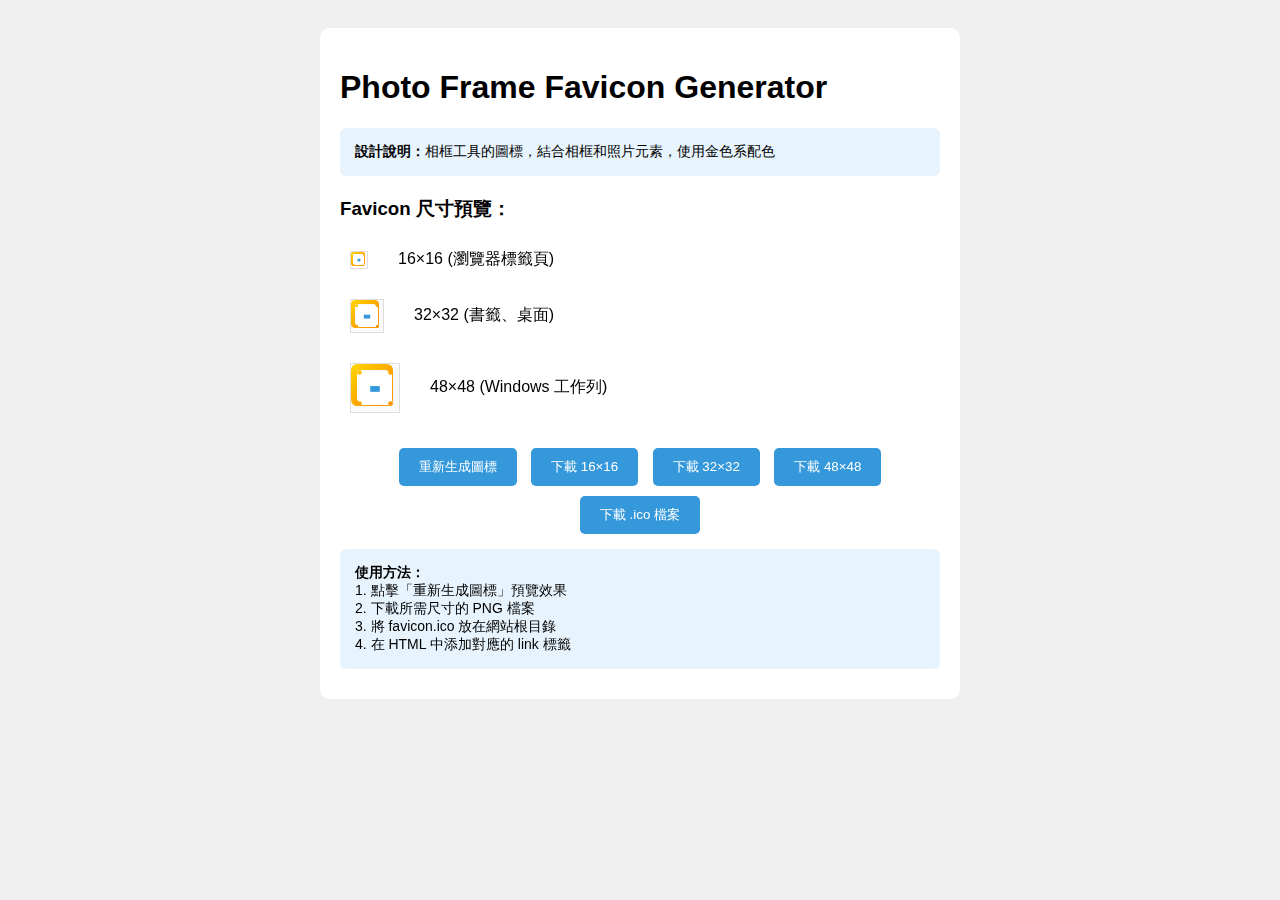
<file: create_favicon.html>
<!DOCTYPE html>
<html>
<head>
    <meta charset="UTF-8">
    <title>Favicon Generator</title>
    <style>
        body { font-family: Arial, sans-serif; padding: 20px; background: #f0f0f0; }
        .container { max-width: 600px; margin: 0 auto; background: white; padding: 20px; border-radius: 10px; }
        canvas { border: 1px solid #ddd; margin: 10px; }
        .size-group { margin: 20px 0; }
        .canvas-row { display: flex; align-items: center; gap: 20px; margin: 10px 0; }
        button { padding: 10px 20px; background: #3498db; color: white; border: none; border-radius: 5px; cursor: pointer; margin: 5px; }
        button:hover { background: #2980b9; }
        .info { background: #e8f4fd; padding: 15px; border-radius: 6px; margin: 10px 0; font-size: 14px; }
    </style>
</head>
<body>
    <div class="container">
        <h1>Photo Frame Favicon Generator</h1>
        
        <div class="info">
            <strong>設計說明：</strong>相框工具的圖標，結合相框和照片元素，使用金色系配色
        </div>
        
        <div class="size-group">
            <h3>Favicon 尺寸預覽：</h3>
            <div class="canvas-row">
                <canvas id="favicon16" width="16" height="16"></canvas>
                <span>16×16 (瀏覽器標籤頁)</span>
            </div>
            <div class="canvas-row">
                <canvas id="favicon32" width="32" height="32"></canvas>
                <span>32×32 (書籤、桌面)</span>
            </div>
            <div class="canvas-row">
                <canvas id="favicon48" width="48" height="48"></canvas>
                <span>48×48 (Windows 工作列)</span>
            </div>
        </div>
        
        <div style="text-align: center;">
            <button onclick="generateFavicons()">重新生成圖標</button>
            <button onclick="downloadFavicon(16)">下載 16×16</button>
            <button onclick="downloadFavicon(32)">下載 32×32</button>
            <button onclick="downloadFavicon(48)">下載 48×48</button>
            <button onclick="downloadICO()">下載 .ico 檔案</button>
        </div>
        
        <div class="info">
            <strong>使用方法：</strong><br>
            1. 點擊「重新生成圖標」預覽效果<br>
            2. 下載所需尺寸的 PNG 檔案<br>
            3. 將 favicon.ico 放在網站根目錄<br>
            4. 在 HTML 中添加對應的 link 標籤
        </div>
    </div>
    
    <script>
        function createFavicon(size) {
            const canvas = document.getElementById(`favicon${size}`);
            const ctx = canvas.getContext('2d');
            
            // 清除畫布
            ctx.clearRect(0, 0, size, size);
            
            // 縮放因子
            const scale = size / 32; // 以 32px 為基準設計
            
            // 背景 (可選的圓角背景)
            if (size >= 32) {
                ctx.fillStyle = '#f8f9fa';
                const radius = size * 0.1;
                roundRect(ctx, 0, 0, size, size, radius);
                ctx.fill();
            }
            
            // 相框 (金色)
            const frameWidth = Math.max(1, size * 0.125); // 相框寬度
            const innerSize = size - frameWidth * 2;
            
            // 外框漸層
            const gradient = ctx.createLinearGradient(0, 0, size, size);
            gradient.addColorStop(0, '#FFD700');
            gradient.addColorStop(0.5, '#FFA500');
            gradient.addColorStop(1, '#FF8C00');
            
            ctx.strokeStyle = gradient;
            ctx.lineWidth = frameWidth;
            ctx.lineCap = 'round';
            ctx.lineJoin = 'round';
            
            // 繪製相框
            const margin = frameWidth / 2;
            const cornerRadius = Math.max(1, size * 0.08);
            roundRect(ctx, margin, margin, innerSize, innerSize, cornerRadius);
            ctx.stroke();
            
            // 內部照片區域 (淺色)
            ctx.fillStyle = '#ffffff';
            const photoMargin = frameWidth + 1;
            const photoSize = size - photoMargin * 2;
            const photoRadius = Math.max(1, cornerRadius - 2);
            
            if (photoSize > 0) {
                roundRect(ctx, photoMargin, photoMargin, photoSize, photoSize, photoRadius);
                ctx.fill();
            }
            
            // 照片圖示 (簡化的相機或照片圖標)
            if (size >= 16) {
                ctx.fillStyle = '#3498db';
                const iconSize = Math.max(2, size * 0.2);
                const iconX = (size - iconSize) / 2;
                const iconY = (size - iconSize) / 2;
                
                // 簡單的相機圖標
                if (size >= 24) {
                    // 相機機身
                    ctx.fillRect(iconX, iconY + iconSize * 0.3, iconSize, iconSize * 0.6);
                    // 鏡頭
                    ctx.beginPath();
                    ctx.arc(iconX + iconSize/2, iconY + iconSize * 0.6, iconSize * 0.25, 0, Math.PI * 2);
                    ctx.fill();
                } else {
                    // 簡化為圓點
                    ctx.beginPath();
                    ctx.arc(size/2, size/2, iconSize/2, 0, Math.PI * 2);
                    ctx.fill();
                }
            }
            
            // 裝飾小點 (僅在較大尺寸顯示)
            if (size >= 32) {
                ctx.fillStyle = gradient;
                const dotSize = Math.max(1, size * 0.05);
                const dotOffset = frameWidth + dotSize;
                
                // 四個角落的裝飾點
                [
                    [dotOffset, dotOffset],
                    [size - dotOffset, dotOffset],
                    [dotOffset, size - dotOffset],
                    [size - dotOffset, size - dotOffset]
                ].forEach(([x, y]) => {
                    ctx.beginPath();
                    ctx.arc(x, y, dotSize, 0, Math.PI * 2);
                    ctx.fill();
                });
            }
        }
        
        function roundRect(ctx, x, y, width, height, radius) {
            ctx.beginPath();
            ctx.moveTo(x + radius, y);
            ctx.lineTo(x + width - radius, y);
            ctx.quadraticCurveTo(x + width, y, x + width, y + radius);
            ctx.lineTo(x + width, y + height - radius);
            ctx.quadraticCurveTo(x + width, y + height, x + width - radius, y + height);
            ctx.lineTo(x + radius, y + height);
            ctx.quadraticCurveTo(x, y + height, x, y + height - radius);
            ctx.lineTo(x, y + radius);
            ctx.quadraticCurveTo(x, y, x + radius, y);
            ctx.closePath();
        }
        
        function generateFavicons() {
            [16, 32, 48].forEach(size => {
                createFavicon(size);
            });
        }
        
        function downloadFavicon(size) {
            const canvas = document.getElementById(`favicon${size}`);
            canvas.toBlob(blob => {
                const url = URL.createObjectURL(blob);
                const link = document.createElement('a');
                link.href = url;
                link.download = `favicon-${size}x${size}.png`;
                link.style.display = 'none';
                document.body.appendChild(link);
                link.click();
                document.body.removeChild(link);
                URL.revokeObjectURL(url);
            }, 'image/png');
        }
        
        function downloadICO() {
            // 使用 32x32 作為 ICO 檔案
            const canvas = document.getElementById('favicon32');
            canvas.toBlob(blob => {
                const url = URL.createObjectURL(blob);
                const link = document.createElement('a');
                link.href = url;
                link.download = 'favicon.ico';
                link.style.display = 'none';
                document.body.appendChild(link);
                link.click();
                document.body.removeChild(link);
                URL.revokeObjectURL(url);
            }, 'image/png');
        }
        
        // 初始生成
        window.onload = function() {
            generateFavicons();
        };
    </script>
</body>
</html>
</file>
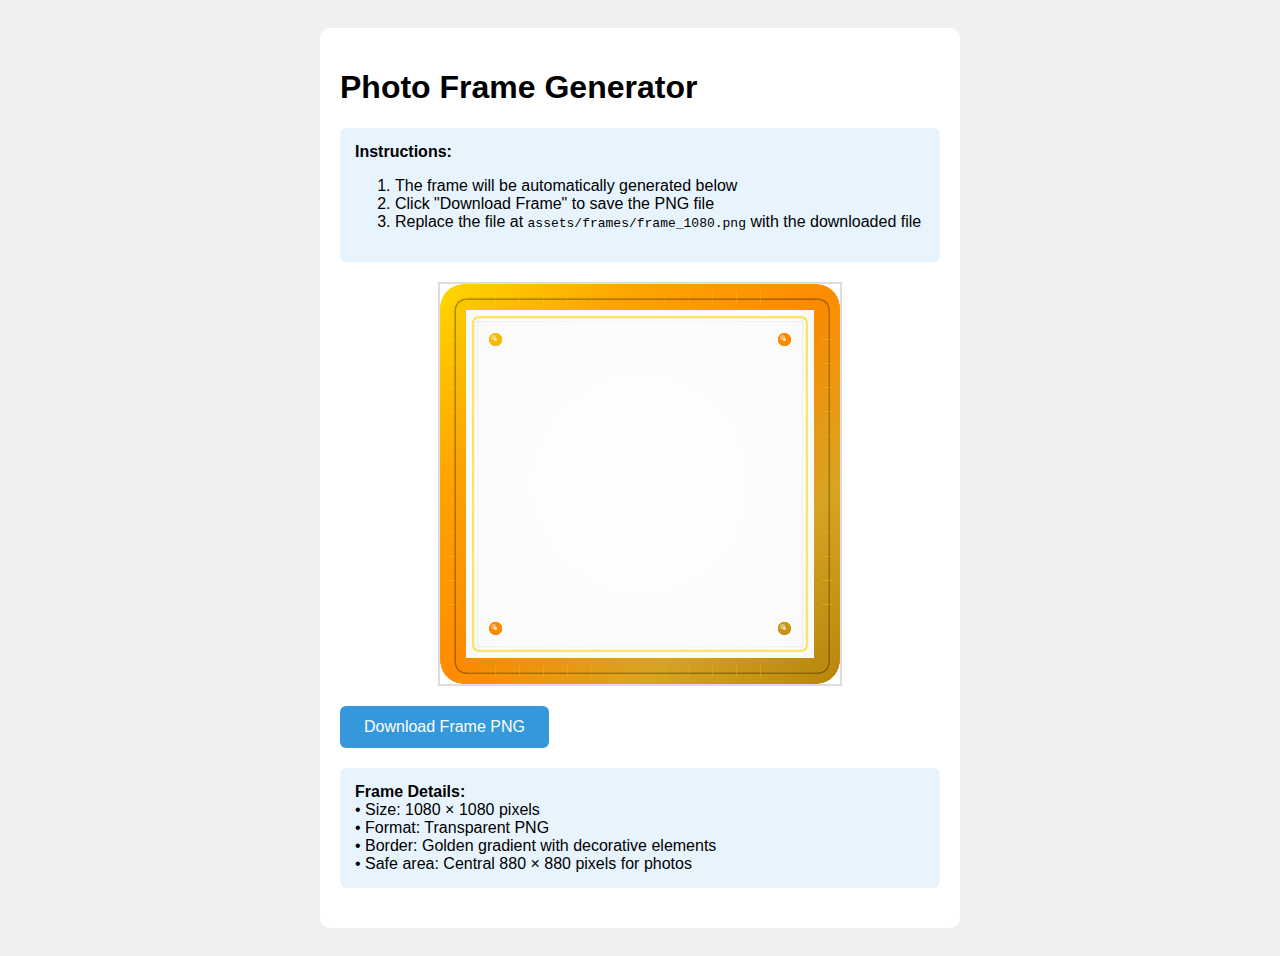
<file: create_frame_canvas.html>
<!DOCTYPE html>
<html>
<head>
    <meta charset="UTF-8">
    <title>Create Frame</title>
    <style>
        body { font-family: Arial, sans-serif; padding: 20px; background: #f0f0f0; }
        .container { max-width: 600px; margin: 0 auto; background: white; padding: 20px; border-radius: 10px; }
        canvas { border: 2px solid #ddd; display: block; margin: 20px auto; max-width: 400px; height: auto; }
        button { padding: 12px 24px; font-size: 16px; background: #3498db; color: white; border: none; border-radius: 6px; cursor: pointer; }
        button:hover { background: #2980b9; }
        .info { background: #e8f4fd; padding: 15px; border-radius: 6px; margin: 20px 0; }
    </style>
</head>
<body>
    <div class="container">
        <h1>Photo Frame Generator</h1>
        <div class="info">
            <strong>Instructions:</strong>
            <ol>
                <li>The frame will be automatically generated below</li>
                <li>Click "Download Frame" to save the PNG file</li>
                <li>Replace the file at <code>assets/frames/frame_1080.png</code> with the downloaded file</li>
            </ol>
        </div>
        
        <canvas id="frameCanvas" width="1080" height="1080"></canvas>
        <button onclick="downloadFrame()">Download Frame PNG</button>
        
        <div class="info">
            <strong>Frame Details:</strong><br>
            • Size: 1080 × 1080 pixels<br>
            • Format: Transparent PNG<br>
            • Border: Golden gradient with decorative elements<br>
            • Safe area: Central 880 × 880 pixels for photos
        </div>
    </div>
    
    <script>
        const canvas = document.getElementById('frameCanvas');
        const ctx = canvas.getContext('2d');
        
        function createFrame() {
            // Clear canvas with transparent background
            ctx.clearRect(0, 0, 1080, 1080);
            
            // Frame configuration (optimized for mobile/social sharing)
            const borderWidth = 70;         // Reduced main border thickness for mobile
            const innerBorderWidth = 6;     // Thinner inner accent border
            const cornerRadius = 35;        // Smaller rounded corners
            const decorationRadius = 18;    // Smaller corner decorations
            
            // Create golden gradient
            const outerGradient = ctx.createLinearGradient(0, 0, 1080, 1080);
            outerGradient.addColorStop(0, '#FFD700');    // Gold
            outerGradient.addColorStop(0.25, '#FFA500');  // Orange
            outerGradient.addColorStop(0.5, '#FF8C00');   // Dark orange
            outerGradient.addColorStop(0.75, '#DAA520');  // Goldenrod
            outerGradient.addColorStop(1, '#B8860B');     // Dark goldenrod
            
            // Create inner gradient for depth
            const innerGradient = ctx.createRadialGradient(540, 540, 100, 540, 540, 800);
            innerGradient.addColorStop(0, 'rgba(255, 255, 255, 0.3)');
            innerGradient.addColorStop(1, 'rgba(0, 0, 0, 0.2)');
            
            // Draw main outer border
            ctx.save();
            ctx.strokeStyle = outerGradient;
            ctx.lineWidth = borderWidth;
            ctx.lineCap = 'round';
            ctx.lineJoin = 'round';
            
            const margin = borderWidth / 2;
            drawRoundedRect(ctx, margin, margin, 1080 - borderWidth, 1080 - borderWidth, cornerRadius);
            ctx.stroke();
            ctx.restore();
            
            // Add depth shadow to outer border
            ctx.save();
            ctx.strokeStyle = 'rgba(0, 0, 0, 0.3)';
            ctx.lineWidth = 4;
            const shadowOffset = 6;
            drawRoundedRect(ctx, margin + shadowOffset, margin + shadowOffset, 1080 - borderWidth, 1080 - borderWidth, cornerRadius);
            ctx.stroke();
            ctx.restore();
            
            // Draw inner accent border
            ctx.save();
            ctx.strokeStyle = 'rgba(255, 215, 0, 0.6)';
            ctx.lineWidth = innerBorderWidth;
            const innerMargin = borderWidth + 20;
            const innerRadius = cornerRadius - 20;
            drawRoundedRect(ctx, innerMargin, innerMargin, 1080 - 2 * innerMargin, 1080 - 2 * innerMargin, innerRadius);
            ctx.stroke();
            ctx.restore();
            
            // Add inner glow effect
            ctx.save();
            ctx.strokeStyle = innerGradient;
            ctx.lineWidth = 2;
            drawRoundedRect(ctx, innerMargin + 10, innerMargin + 10, 1080 - 2 * innerMargin - 20, 1080 - 2 * innerMargin - 20, innerRadius - 10);
            ctx.stroke();
            ctx.restore();
            
            // Draw corner decorations
            const cornerPositions = [
                { x: borderWidth + 80, y: borderWidth + 80 },           // Top-left
                { x: 1080 - borderWidth - 80, y: borderWidth + 80 },    // Top-right
                { x: borderWidth + 80, y: 1080 - borderWidth - 80 },    // Bottom-left
                { x: 1080 - borderWidth - 80, y: 1080 - borderWidth - 80 } // Bottom-right
            ];
            
            cornerPositions.forEach((pos, index) => {
                // Main decoration circle
                ctx.save();
                ctx.fillStyle = outerGradient;
                ctx.beginPath();
                ctx.arc(pos.x, pos.y, decorationRadius, 0, Math.PI * 2);
                ctx.fill();
                
                // Inner highlight
                ctx.fillStyle = 'rgba(255, 255, 255, 0.4)';
                ctx.beginPath();
                ctx.arc(pos.x - 5, pos.y - 5, decorationRadius * 0.4, 0, Math.PI * 2);
                ctx.fill();
                
                // Small central gem
                ctx.fillStyle = 'rgba(255, 255, 255, 0.8)';
                ctx.beginPath();
                ctx.arc(pos.x, pos.y, decorationRadius * 0.2, 0, Math.PI * 2);
                ctx.fill();
                ctx.restore();
            });
            
            // Add decorative border patterns
            ctx.save();
            ctx.strokeStyle = 'rgba(255, 215, 0, 0.3)';
            ctx.lineWidth = 2;
            
            // Top and bottom patterns
            for (let i = 0; i < 12; i++) {
                const x = 150 + i * 65;
                const topY = borderWidth * 0.5;
                const bottomY = 1080 - borderWidth * 0.5;
                
                // Top pattern
                ctx.beginPath();
                ctx.moveTo(x, topY - 15);
                ctx.lineTo(x, topY + 15);
                ctx.stroke();
                
                // Bottom pattern  
                ctx.beginPath();
                ctx.moveTo(x, bottomY - 15);
                ctx.lineTo(x, bottomY + 15);
                ctx.stroke();
            }
            
            // Left and right patterns
            for (let i = 0; i < 12; i++) {
                const y = 150 + i * 65;
                const leftX = borderWidth * 0.5;
                const rightX = 1080 - borderWidth * 0.5;
                
                // Left pattern
                ctx.beginPath();
                ctx.moveTo(leftX - 15, y);
                ctx.lineTo(leftX + 15, y);
                ctx.stroke();
                
                // Right pattern  
                ctx.beginPath();
                ctx.moveTo(rightX - 15, y);
                ctx.lineTo(rightX + 15, y);
                ctx.stroke();
            }
            ctx.restore();
            
            // Add subtle texture overlay
            ctx.save();
            ctx.globalAlpha = 0.1;
            ctx.fillStyle = innerGradient;
            drawRoundedRect(ctx, margin, margin, 1080 - borderWidth, 1080 - borderWidth, cornerRadius);
            ctx.fill();
            ctx.restore();
        }
        
        function drawRoundedRect(ctx, x, y, width, height, radius) {
            ctx.beginPath();
            ctx.moveTo(x + radius, y);
            ctx.lineTo(x + width - radius, y);
            ctx.quadraticCurveTo(x + width, y, x + width, y + radius);
            ctx.lineTo(x + width, y + height - radius);
            ctx.quadraticCurveTo(x + width, y + height, x + width - radius, y + height);
            ctx.lineTo(x + radius, y + height);
            ctx.quadraticCurveTo(x, y + height, x, y + height - radius);
            ctx.lineTo(x, y + radius);
            ctx.quadraticCurveTo(x, y, x + radius, y);
            ctx.closePath();
        }
        
        // Create the frame when page loads
        createFrame();
        
        function downloadFrame() {
            canvas.toBlob(blob => {
                const url = URL.createObjectURL(blob);
                const link = document.createElement('a');
                link.href = url;
                link.download = 'frame_1080.png';
                link.style.display = 'none';
                document.body.appendChild(link);
                link.click();
                document.body.removeChild(link);
                URL.revokeObjectURL(url);
                
                alert('Frame downloaded! Please replace assets/frames/frame_1080.png with the downloaded file.');
            }, 'image/png', 1.0);
        }
    </script>
</body>
</html>
</file>
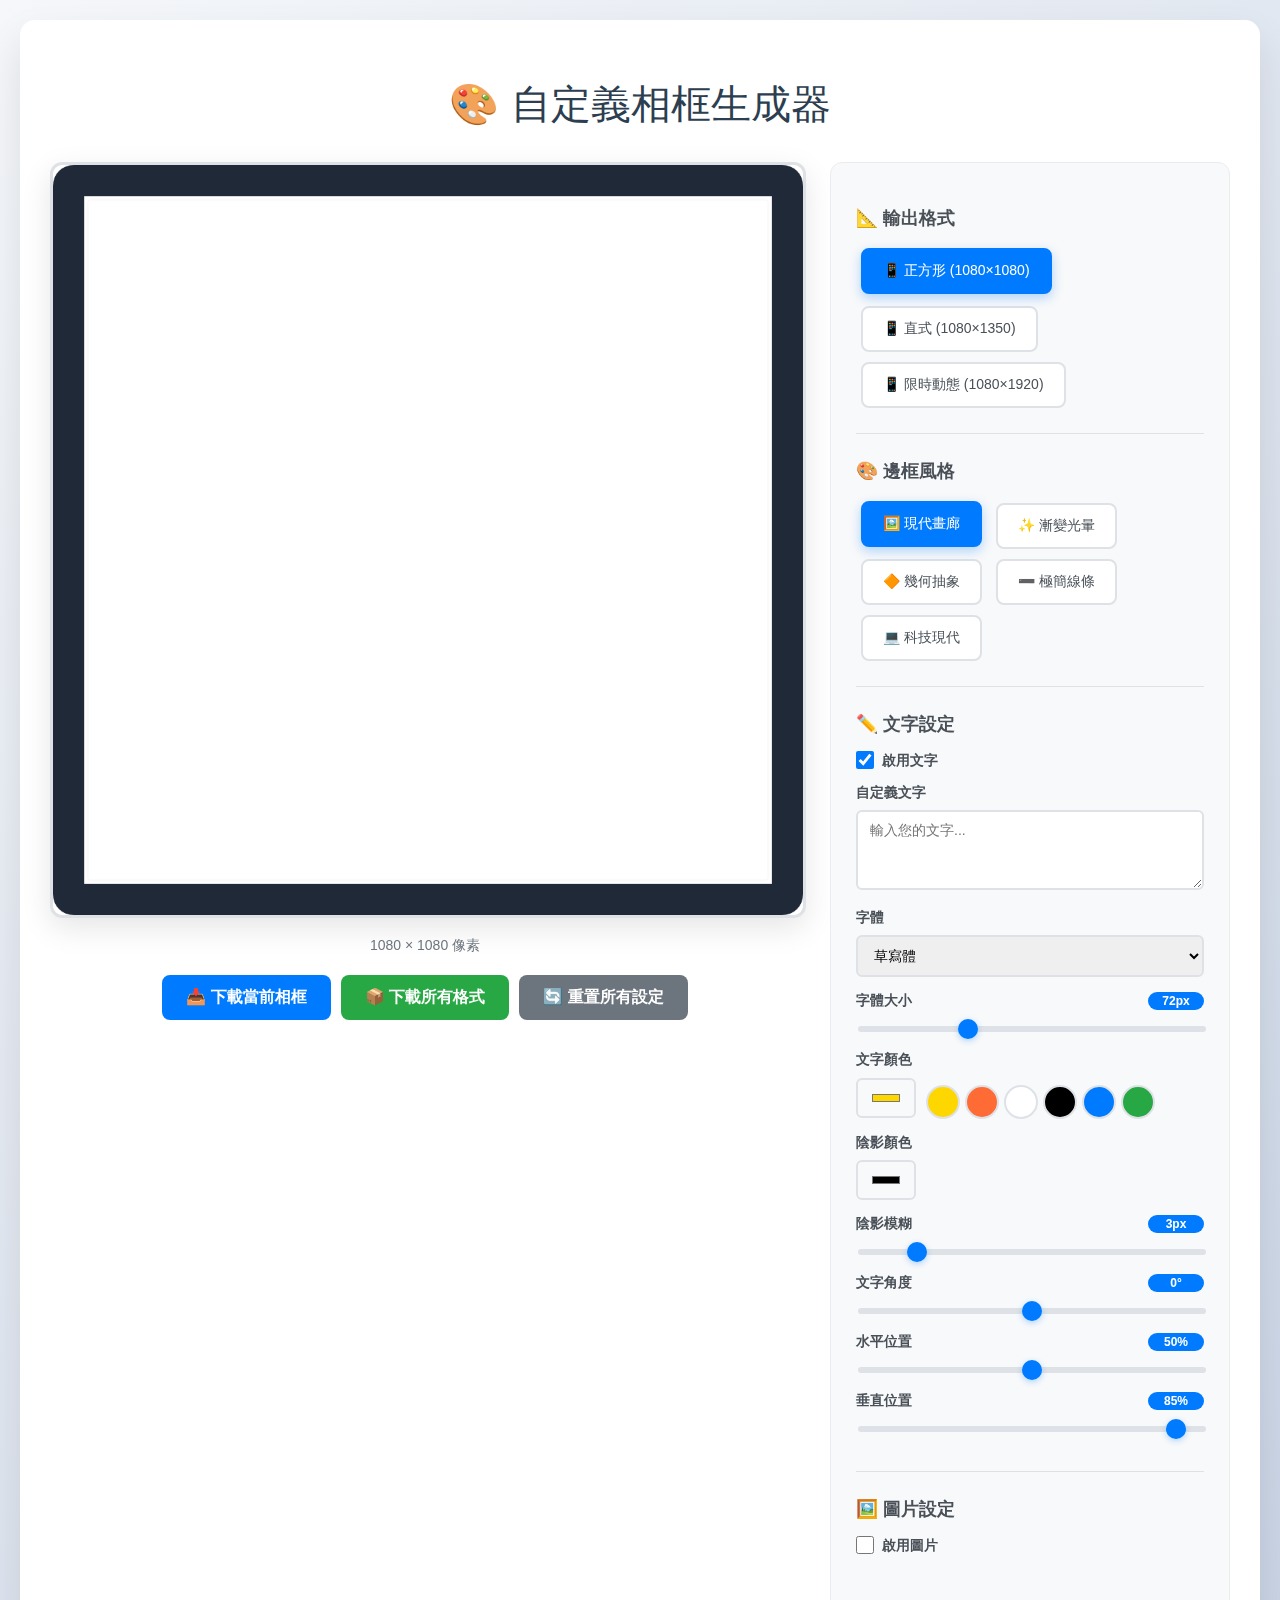
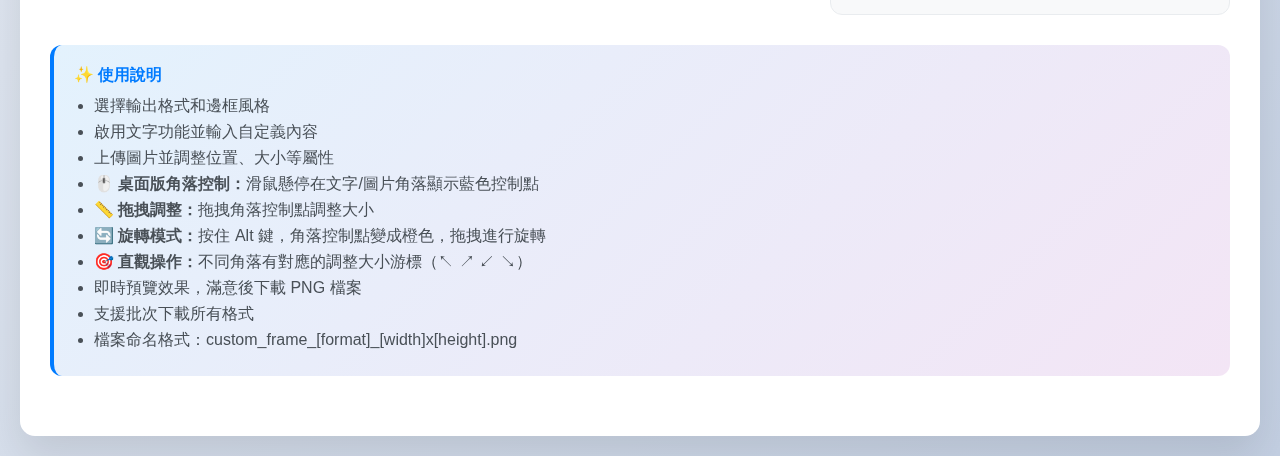
<file: create_multi_frames.html>
<!DOCTYPE html>
<html>
<head>
    <meta charset="UTF-8">
    <title>自定義相框生成器</title>
    <style>
        body { 
            font-family: 'Segoe UI', Arial, sans-serif; 
            padding: 20px; 
            background: linear-gradient(135deg, #f5f7fa 0%, #c3cfe2 100%);
            margin: 0;
        }
        .container { 
            max-width: 1200px; 
            margin: 0 auto; 
            background: white; 
            padding: 30px; 
            border-radius: 15px; 
            box-shadow: 0 20px 40px rgba(0,0,0,0.1);
        }
        
        /* 標題區域 */
        h1 { 
            text-align: center; 
            color: #2c3e50; 
            margin-bottom: 30px;
            font-size: 2.5em;
            font-weight: 300;
        }
        
        /* 主要布局 */
        .main-layout {
            display: grid;
            grid-template-columns: 1fr 400px;
            gap: 30px;
            align-items: start;
        }
        
        /* 控制面板樣式 */
        .control-panel {
            background: #f8f9fa;
            padding: 25px;
            border-radius: 12px;
            border: 1px solid #e9ecef;
        }
        
        .section {
            margin-bottom: 25px;
            padding-bottom: 20px;
            border-bottom: 1px solid #dee2e6;
        }
        
        .section:last-child {
            border-bottom: none;
            margin-bottom: 0;
        }
        
        .section h3 { 
            color: #495057; 
            font-size: 18px; 
            margin-bottom: 15px; 
            font-weight: 600;
            display: flex;
            align-items: center;
            gap: 8px;
        }
        
        .section-icon {
            width: 20px;
            height: 20px;
            opacity: 0.7;
        }
        
        /* 按鈕樣式 */
        .format-btn { 
            padding: 12px 20px; 
            margin: 5px; 
            border: 2px solid #dee2e6; 
            background: white; 
            color: #495057; 
            cursor: pointer; 
            border-radius: 8px; 
            font-size: 14px;
            font-weight: 500;
            transition: all 0.3s ease;
            display: inline-flex;
            align-items: center;
            gap: 8px;
        }
        .format-btn.active { 
            border-color: #007bff; 
            background: #007bff; 
            color: white;
            transform: translateY(-2px);
            box-shadow: 0 4px 12px rgba(0,123,255,0.3);
        }
        .format-btn:hover:not(.active) {
            border-color: #007bff;
            background: #f8f9ff;
            color: #007bff;
            transform: translateY(-1px);
        }
        
        /* 輸入控件樣式 */
        .input-group {
            margin: 15px 0;
        }
        
        .input-group label {
            display: block;
            margin-bottom: 8px;
            font-weight: 600;
            color: #495057;
            font-size: 14px;
        }
        
        .input-group input, .input-group select, .input-group textarea {
            width: 100%;
            padding: 10px 12px;
            border: 2px solid #dee2e6;
            border-radius: 6px;
            font-size: 14px;
            transition: border-color 0.3s ease;
            box-sizing: border-box;
        }
        
        .input-group input:focus, .input-group select:focus, .input-group textarea:focus {
            outline: none;
            border-color: #007bff;
            box-shadow: 0 0 0 3px rgba(0,123,255,0.1);
        }
        
        .input-group textarea {
            resize: vertical;
            min-height: 80px;
            font-family: inherit;
        }
        
        /* 滑桿樣式 */
        .slider-group {
            margin: 15px 0;
        }
        
        .slider-group label {
            display: flex;
            justify-content: space-between;
            align-items: center;
            margin-bottom: 8px;
            font-weight: 600;
            color: #495057;
            font-size: 14px;
        }
        
        .slider-value {
            background: #007bff;
            color: white;
            padding: 2px 8px;
            border-radius: 12px;
            font-size: 12px;
            min-width: 40px;
            text-align: center;
        }
        
        input[type="range"] {
            width: 100%;
            height: 6px;
            border-radius: 3px;
            background: #dee2e6;
            outline: none;
            -webkit-appearance: none;
        }
        
        input[type="range"]::-webkit-slider-thumb {
            appearance: none;
            width: 20px;
            height: 20px;
            border-radius: 50%;
            background: #007bff;
            cursor: pointer;
            box-shadow: 0 2px 6px rgba(0,123,255,0.3);
        }
        
        input[type="range"]::-moz-range-thumb {
            width: 20px;
            height: 20px;
            border-radius: 50%;
            background: #007bff;
            cursor: pointer;
            border: none;
            box-shadow: 0 2px 6px rgba(0,123,255,0.3);
        }
        
        /* 顏色選擇器樣式 */
        .color-group {
            display: flex;
            gap: 10px;
            align-items: center;
        }
        
        input[type="color"] {
            width: 60px;
            height: 40px;
            border: 2px solid #dee2e6;
            border-radius: 6px;
            cursor: pointer;
            background: none;
        }
        
        .color-presets {
            display: flex;
            gap: 5px;
            flex-wrap: wrap;
            margin-top: 8px;
        }
        
        .color-preset {
            width: 30px;
            height: 30px;
            border-radius: 50%;
            cursor: pointer;
            border: 2px solid #dee2e6;
            transition: transform 0.2s ease;
        }
        
        .color-preset:hover {
            transform: scale(1.1);
        }
        
        /* 預覽區域 */
        .preview-area {
            text-align: center;
        }
        
        canvas { 
            border: 3px solid #dee2e6; 
            border-radius: 12px;
            max-width: 100%;
            height: auto;
            box-shadow: 0 10px 30px rgba(0,0,0,0.1);
        }
        
        .canvas-info { 
            margin: 15px 0; 
            font-size: 14px; 
            color: #6c757d;
            font-weight: 500;
        }
        
        /* 動作按鈕 */
        .action-buttons {
            display: flex;
            gap: 10px;
            justify-content: center;
            flex-wrap: wrap;
            margin-top: 20px;
        }
        
        .btn {
            padding: 12px 24px;
            font-size: 16px;
            border: none;
            border-radius: 8px;
            cursor: pointer;
            font-weight: 600;
            transition: all 0.3s ease;
            display: inline-flex;
            align-items: center;
            gap: 8px;
        }
        
        .btn-primary {
            background: #007bff;
            color: white;
        }
        
        .btn-primary:hover {
            background: #0056b3;
            transform: translateY(-2px);
            box-shadow: 0 4px 12px rgba(0,123,255,0.3);
        }
        
        .btn-success {
            background: #28a745;
            color: white;
        }
        
        .btn-success:hover {
            background: #1e7e34;
            transform: translateY(-2px);
            box-shadow: 0 4px 12px rgba(40,167,69,0.3);
        }
        
        .btn-secondary {
            background: #6c757d;
            color: white;
        }
        
        .btn-secondary:hover {
            background: #545b62;
            transform: translateY(-2px);
        }
        
        /* 檔案上傳區域 */
        .upload-area {
            border: 2px dashed #dee2e6;
            border-radius: 8px;
            padding: 20px;
            text-align: center;
            cursor: pointer;
            transition: all 0.3s ease;
            margin: 15px 0;
        }
        
        .upload-area:hover {
            border-color: #007bff;
            background: #f8f9ff;
        }
        
        .upload-area.dragover {
            border-color: #007bff;
            background: #f0f8ff;
        }
        
        .upload-icon {
            font-size: 48px;
            color: #6c757d;
            margin-bottom: 10px;
        }
        
        .image-preview {
            max-width: 100%;
            max-height: 120px;
            border-radius: 6px;
            margin: 10px 0;
        }
        
        /* 開關樣式 */
        .toggle-switch {
            position: relative;
            display: inline-block;
            width: 50px;
            height: 24px;
        }
        
        .toggle-switch input {
            opacity: 0;
            width: 0;
            height: 0;
        }
        
        .toggle-slider {
            position: absolute;
            cursor: pointer;
            top: 0;
            left: 0;
            right: 0;
            bottom: 0;
            background-color: #ccc;
            transition: .4s;
            border-radius: 24px;
        }
        
        .toggle-slider:before {
            position: absolute;
            content: "";
            height: 18px;
            width: 18px;
            left: 3px;
            bottom: 3px;
            background-color: white;
            transition: .4s;
            border-radius: 50%;
        }
        
        input:checked + .toggle-slider {
            background-color: #007bff;
        }
        
        input:checked + .toggle-slider:before {
            transform: translateX(26px);
        }
        
        /* Checkbox 樣式修復 */
        .checkbox-label {
            display: flex !important;
            align-items: center !important;
            gap: 8px !important;
            margin-bottom: 8px !important;
            font-weight: 600 !important;
            color: #495057 !important;
            font-size: 14px !important;
            cursor: pointer !important;
        }
        
        .checkbox-label input[type="checkbox"] {
            width: 18px !important;
            height: 18px !important;
            margin: 0 !important;
            cursor: pointer !important;
            accent-color: #007bff !important;
        }
        
        .checkbox-text {
            line-height: 1 !important;
            user-select: none !important;
        }
        
        /* 響應式設計 */
        @media (max-width: 768px) {
            .main-layout {
                grid-template-columns: 1fr;
                gap: 20px;
            }
            
            .container {
                padding: 20px;
                margin: 10px;
            }
            
            h1 {
                font-size: 2em;
            }
        }
        
        /* 使用說明 */
        .info { 
            background: linear-gradient(135deg, #e3f2fd 0%, #f3e5f5 100%); 
            padding: 20px; 
            border-radius: 12px; 
            margin: 30px 0; 
            border-left: 4px solid #007bff;
        }
        
        .info h4 {
            color: #007bff;
            margin-top: 0;
            margin-bottom: 10px;
        }
        
        .info ul {
            margin: 0;
            padding-left: 20px;
        }
        
        .info li {
            margin: 5px 0;
            color: #495057;
        }
    </style>
</head>
<body>
    <div class="container">
        <h1>🎨 自定義相框生成器</h1>
        
        <div class="main-layout">
            <!-- 預覽區域 -->
            <div class="preview-area">
                <canvas id="frameCanvas"></canvas>
                <div class="canvas-info" id="canvasInfo">1080 × 1080 像素</div>
                
                <div class="action-buttons">
                    <button class="btn btn-primary" onclick="downloadFrame()">
                        📥 下載當前相框
                    </button>
                    <button class="btn btn-success" onclick="downloadAllFrames()">
                        📦 下載所有格式
                    </button>
                    <button class="btn btn-secondary" onclick="resetAll()">
                        🔄 重置所有設定
                    </button>
                </div>
            </div>
            
            <!-- 控制面板 -->
            <div class="control-panel">
                <!-- 格式選擇 -->
                <div class="section">
                    <h3>
                        📐 輸出格式
                    </h3>
                    <button class="format-btn active" data-format="square">
                        📱 正方形 (1080×1080)
                    </button>
                    <button class="format-btn" data-format="portrait">
                        📱 直式 (1080×1350)
                    </button>
                    <button class="format-btn" data-format="story">
                        📱 限時動態 (1080×1920)
                    </button>
                </div>
                
                <!-- 藝術風格 -->
                <div class="section">
                    <h3>
                        🎨 邊框風格
                    </h3>
                    <button class="format-btn active" data-style="modern-gallery">
                        🖼️ 現代畫廊
                    </button>
                    <button class="format-btn" data-style="gradient-glow">
                        ✨ 漸變光暈
                    </button>
                    <button class="format-btn" data-style="geometric-art">
                        🔶 幾何抽象
                    </button>
                    <button class="format-btn" data-style="minimal-lines">
                        ➖ 極簡線條
                    </button>
                    <button class="format-btn" data-style="tech-modern">
                        💻 科技現代
                    </button>
                </div>
                
                <!-- 文字設定 -->
                <div class="section">
                    <h3>
                        ✏️ 文字設定
                    </h3>
                    
                    <div class="input-group">
                        <label class="checkbox-label">
                            <input type="checkbox" id="enableText" checked>
                            <span class="checkbox-text">啟用文字</span>
                        </label>
                    </div>
                    
                    <div id="textControls">
                        <div class="input-group">
                            <label for="customText">自定義文字</label>
                            <textarea id="customText" placeholder="輸入您的文字..."></textarea>
                        </div>
                        
                        <div class="input-group">
                            <label for="fontFamily">字體</label>
                            <select id="fontFamily">
                                <option value="cursive">草寫體</option>
                                <option value="serif">標楷體</option>
                                <option value="sans-serif">微軟正黑體</option>
                                <option value="monospace">等寬字體</option>
                                <option value="fantasy">藝術字體</option>
                            </select>
                        </div>
                        
                        <div class="slider-group">
                            <label>
                                字體大小
                                <span class="slider-value" id="fontSizeValue">72px</span>
                            </label>
                            <input type="range" id="fontSize" min="16" max="200" value="72">
                        </div>
                        
                        <div class="input-group">
                            <label for="textColor">文字顏色</label>
                            <div class="color-group">
                                <input type="color" id="textColor" value="#FFD700">
                                <div class="color-presets">
                                    <div class="color-preset" style="background: #FFD700" data-color="#FFD700"></div>
                                    <div class="color-preset" style="background: #FF6B35" data-color="#FF6B35"></div>
                                    <div class="color-preset" style="background: #FFFFFF" data-color="#FFFFFF"></div>
                                    <div class="color-preset" style="background: #000000" data-color="#000000"></div>
                                    <div class="color-preset" style="background: #007BFF" data-color="#007BFF"></div>
                                    <div class="color-preset" style="background: #28A745" data-color="#28A745"></div>
                                </div>
                            </div>
                        </div>
                        
                        <div class="input-group">
                            <label for="shadowColor">陰影顏色</label>
                            <input type="color" id="shadowColor" value="#000000">
                        </div>
                        
                        <div class="slider-group">
                            <label>
                                陰影模糊
                                <span class="slider-value" id="shadowBlurValue">3px</span>
                            </label>
                            <input type="range" id="shadowBlur" min="0" max="20" value="3">
                        </div>
                        
                        <div class="slider-group">
                            <label>
                                文字角度
                                <span class="slider-value" id="textRotationValue">0°</span>
                            </label>
                            <input type="range" id="textRotation" min="-45" max="45" value="0">
                        </div>
                        
                        <div class="slider-group">
                            <label>
                                水平位置
                                <span class="slider-value" id="textPositionXValue">50%</span>
                            </label>
                            <input type="range" id="textPositionX" min="10" max="90" value="50">
                        </div>
                        
                        <div class="slider-group">
                            <label>
                                垂直位置
                                <span class="slider-value" id="textPositionYValue">85%</span>
                            </label>
                            <input type="range" id="textPositionY" min="10" max="90" value="85">
                        </div>
                    </div>
                </div>
                
                <!-- 圖片設定 -->
                <div class="section">
                    <h3>
                        🖼️ 圖片設定
                    </h3>
                    
                    <div class="input-group">
                        <label class="checkbox-label">
                            <input type="checkbox" id="enableImage">
                            <span class="checkbox-text">啟用圖片</span>
                        </label>
                    </div>
                    
                    <div id="imageControls" style="display: none;">
                        <div class="upload-area" id="uploadArea">
                            <div class="upload-icon">📁</div>
                            <p>點擊或拖拽上傳圖片</p>
                            <p style="font-size: 12px; color: #6c757d;">支援 PNG, JPG 格式</p>
                            <input type="file" id="imageUpload" accept="image/*" style="display: none;">
                        </div>
                        
                        <img id="imagePreview" class="image-preview" style="display: none;">
                        
                        <div class="slider-group">
                            <label>
                                圖片大小
                                <span class="slider-value" id="imageSizeValue">100%</span>
                            </label>
                            <input type="range" id="imageSize" min="10" max="200" value="100">
                        </div>
                        
                        <div class="slider-group">
                            <label>
                                透明度
                                <span class="slider-value" id="imageOpacityValue">100%</span>
                            </label>
                            <input type="range" id="imageOpacity" min="0" max="100" value="100">
                        </div>
                        
                        <div class="slider-group">
                            <label>
                                旋轉角度
                                <span class="slider-value" id="imageRotationValue">0°</span>
                            </label>
                            <input type="range" id="imageRotation" min="-180" max="180" value="0">
                        </div>
                        
                        <div class="slider-group">
                            <label>
                                水平位置
                                <span class="slider-value" id="imagePositionXValue">50%</span>
                            </label>
                            <input type="range" id="imagePositionX" min="0" max="100" value="50">
                        </div>
                        
                        <div class="slider-group">
                            <label>
                                垂直位置
                                <span class="slider-value" id="imagePositionYValue">20%</span>
                            </label>
                            <input type="range" id="imagePositionY" min="0" max="100" value="20">
                        </div>
                        
                        <div class="input-group">
                            <label>
                                <input type="checkbox" id="imageBehindText">
                                圖片置於文字後方
                            </label>
                        </div>
                    </div>
                </div>
            </div>
        </div>
        
        <div class="info">
            <h4>✨ 使用說明</h4>
            <ul>
                <li>選擇輸出格式和邊框風格</li>
                <li>啟用文字功能並輸入自定義內容</li>
                <li>上傳圖片並調整位置、大小等屬性</li>
                <li><strong>🖱️ 桌面版角落控制：</strong>滑鼠懸停在文字/圖片角落顯示藍色控制點</li>
                <li><strong>📏 拖拽調整：</strong>拖拽角落控制點調整大小</li>
                <li><strong>🔄 旋轉模式：</strong>按住 Alt 鍵，角落控制點變成橙色，拖拽進行旋轉</li>
                <li><strong>🎯 直觀操作：</strong>不同角落有對應的調整大小游標（↖ ↗ ↙ ↘）</li>
                <li>即時預覽效果，滿意後下載 PNG 檔案</li>
                <li>支援批次下載所有格式</li>
                <li>檔案命名格式：custom_frame_[format]_[width]x[height].png</li>
            </ul>
        </div>
    </div>
    
    <script>
        // Canvas 和基本設定
        const canvas = document.getElementById('frameCanvas');
        const ctx = canvas.getContext('2d');
        const canvasInfo = document.getElementById('canvasInfo');
        
        // 格式配置
        const formats = {
            square: { width: 1080, height: 1080, name: '正方形', borderWidth: 45 },
            portrait: { width: 1080, height: 1350, name: '直式', borderWidth: 42 },
            story: { width: 1080, height: 1920, name: '限時動態', borderWidth: 40 }
        };
        
        // 全局狀態
        let currentFormat = 'square';
        let currentStyle = 'modern-gallery';
        let uploadedImage = null;
        
        // UI 元素引用
        const elements = {
            // 文字控制
            enableText: document.getElementById('enableText'),
            textControls: document.getElementById('textControls'),
            customText: document.getElementById('customText'),
            fontFamily: document.getElementById('fontFamily'),
            fontSize: document.getElementById('fontSize'),
            fontSizeValue: document.getElementById('fontSizeValue'),
            textColor: document.getElementById('textColor'),
            shadowColor: document.getElementById('shadowColor'),
            shadowBlur: document.getElementById('shadowBlur'),
            shadowBlurValue: document.getElementById('shadowBlurValue'),
            textRotation: document.getElementById('textRotation'),
            textRotationValue: document.getElementById('textRotationValue'),
            textPositionX: document.getElementById('textPositionX'),
            textPositionXValue: document.getElementById('textPositionXValue'),
            textPositionY: document.getElementById('textPositionY'),
            textPositionYValue: document.getElementById('textPositionYValue'),
            
            // 圖片控制
            enableImage: document.getElementById('enableImage'),
            imageControls: document.getElementById('imageControls'),
            uploadArea: document.getElementById('uploadArea'),
            imageUpload: document.getElementById('imageUpload'),
            imagePreview: document.getElementById('imagePreview'),
            imageSize: document.getElementById('imageSize'),
            imageSizeValue: document.getElementById('imageSizeValue'),
            imageOpacity: document.getElementById('imageOpacity'),
            imageOpacityValue: document.getElementById('imageOpacityValue'),
            imageRotation: document.getElementById('imageRotation'),
            imageRotationValue: document.getElementById('imageRotationValue'),
            imagePositionX: document.getElementById('imagePositionX'),
            imagePositionXValue: document.getElementById('imagePositionXValue'),
            imagePositionY: document.getElementById('imagePositionY'),
            imagePositionYValue: document.getElementById('imagePositionYValue'),
            imageBehindText: document.getElementById('imageBehindText')
        };
        
        // 初始化
        document.addEventListener('DOMContentLoaded', function() {
            initializeEventListeners();
            createFrame(currentFormat);
        });
        
        // 設定所有事件監聽器
        function initializeEventListeners() {
            // 格式選擇按鈕
            document.querySelectorAll('[data-format]').forEach(btn => {
                btn.addEventListener('click', function() {
                    // 移除其他按鈕的 active 類
                    document.querySelectorAll('[data-format]').forEach(b => b.classList.remove('active'));
                    this.classList.add('active');
                    currentFormat = this.dataset.format;
                    createFrame(currentFormat);
                });
            });
            
            // 風格選擇按鈕
            document.querySelectorAll('[data-style]').forEach(btn => {
                btn.addEventListener('click', function() {
                    document.querySelectorAll('[data-style]').forEach(b => b.classList.remove('active'));
                    this.classList.add('active');
                    currentStyle = this.dataset.style;
                    createFrame(currentFormat);
                });
            });
            
            // 文字控制
            elements.enableText.addEventListener('change', function() {
                elements.textControls.style.display = this.checked ? 'block' : 'none';
                createFrame(currentFormat);
            });
            
            elements.customText.addEventListener('input', () => createFrame(currentFormat));
            elements.fontFamily.addEventListener('change', () => createFrame(currentFormat));
            
            // 滑桿控制
            setupSlider('fontSize', 'fontSizeValue', 'px');
            setupSlider('shadowBlur', 'shadowBlurValue', 'px');
            setupSlider('textRotation', 'textRotationValue', '°');
            setupSlider('textPositionX', 'textPositionXValue', '%');
            setupSlider('textPositionY', 'textPositionYValue', '%');
            
            // 顏色控制
            elements.textColor.addEventListener('change', () => createFrame(currentFormat));
            elements.shadowColor.addEventListener('change', () => createFrame(currentFormat));
            
            // 顏色預設按鈕
            document.querySelectorAll('.color-preset').forEach(preset => {
                preset.addEventListener('click', function() {
                    const color = this.dataset.color;
                    elements.textColor.value = color;
                    createFrame(currentFormat);
                });
            });
            
            // 圖片控制
            elements.enableImage.addEventListener('change', function() {
                elements.imageControls.style.display = this.checked ? 'block' : 'none';
                createFrame(currentFormat);
            });
            
            // 圖片上傳
            elements.uploadArea.addEventListener('click', () => elements.imageUpload.click());
            elements.imageUpload.addEventListener('change', handleImageUpload);
            
            // 拖拽上傳
            elements.uploadArea.addEventListener('dragover', function(e) {
                e.preventDefault();
                this.classList.add('dragover');
            });
            
            elements.uploadArea.addEventListener('dragleave', function(e) {
                e.preventDefault();
                this.classList.remove('dragover');
            });
            
            elements.uploadArea.addEventListener('drop', function(e) {
                e.preventDefault();
                this.classList.remove('dragover');
                const files = e.dataTransfer.files;
                if (files.length > 0) {
                    handleImageFile(files[0]);
                }
            });
            
            // 圖片控制滑桿
            setupSlider('imageSize', 'imageSizeValue', '%');
            setupSlider('imageOpacity', 'imageOpacityValue', '%');
            setupSlider('imageRotation', 'imageRotationValue', '°');
            setupSlider('imagePositionX', 'imagePositionXValue', '%');
            setupSlider('imagePositionY', 'imagePositionYValue', '%');
            
            elements.imageBehindText.addEventListener('change', () => createFrame(currentFormat));
            
            // 畫布直接拖曳功能
            setupCanvasDragging();
        }
        
        // 畫布拖曳功能設定
        function setupCanvasDragging() {
            const canvas = document.getElementById('frameCanvas');
            let isDragging = false;
            let dragTarget = null; // 'text' 或 'image'
            let dragStartX, dragStartY;
            let initialTextX, initialTextY, initialImageX, initialImageY;
            
            // 多點觸控變數
            let isMultiTouch = false;
            let touchStartDistance = 0;
            let touchStartAngle = 0;
            let initialScale = 1;
            let initialRotation = 0;
            
            // 桌面滑鼠控制變數
            let isScaling = false;
            let isRotating = false;
            let lastMouseY = 0;
            let lastMouseX = 0;
            
            // 角落控制系統變數
            let isCornerDragging = false;
            let activeCorner = null; // 'tl', 'tr', 'bl', 'br'
            let cornerMode = 'resize'; // 'resize' 或 'rotate'
            let cornerHandles = [];
            let isAltPressed = false;
            
            // 鍵盤狀態追蹤
            document.addEventListener('keydown', function(e) {
                if (e.altKey) {
                    isAltPressed = true;
                    console.log('Alt 鍵按下，isAltPressed:', isAltPressed);
                    updateCornerVisuals();
                }
            });
            
            document.addEventListener('keyup', function(e) {
                if (!e.altKey) {
                    isAltPressed = false;
                    console.log('Alt 鍵釋放，isAltPressed:', isAltPressed);
                    updateCornerVisuals();
                }
            });
            
            // 取得滑鼠/觸控位置相對於畫布的座標
            function getCanvasPosition(e, canvas) {
                const rect = canvas.getBoundingClientRect();
                const clientX = e.clientX || (e.touches && e.touches[0].clientX);
                const clientY = e.clientY || (e.touches && e.touches[0].clientY);
                
                return {
                    x: (clientX - rect.left) * (canvas.width / rect.width),
                    y: (clientY - rect.top) * (canvas.height / rect.height)
                };
            }
            
            // 計算兩點間距離
            function getDistance(touch1, touch2) {
                const dx = touch1.clientX - touch2.clientX;
                const dy = touch1.clientY - touch2.clientY;
                return Math.sqrt(dx * dx + dy * dy);
            }
            
            // 計算兩點間角度
            function getAngle(touch1, touch2) {
                const dx = touch1.clientX - touch2.clientX;
                const dy = touch1.clientY - touch2.clientY;
                return Math.atan2(dy, dx);
            }
            
            // 取得觸控中心點
            function getTouchCenter(touch1, touch2) {
                const rect = canvas.getBoundingClientRect();
                const centerX = (touch1.clientX + touch2.clientX) / 2;
                const centerY = (touch1.clientY + touch2.clientY) / 2;
                
                return {
                    x: (centerX - rect.left) * (canvas.width / rect.width),
                    y: (centerY - rect.top) * (canvas.height / rect.height)
                };
            }
            
            // 取得元素的邊界框信息
            function getElementBounds(elementType) {
                const config = formats[currentFormat];
                
                if (elementType === 'text' && elements.enableText.checked && elements.customText.value.trim()) {
                    const textX = config.width * (elements.textPositionX.value / 100);
                    const textY = config.height * (elements.textPositionY.value / 100);
                    const fontSize = parseInt(elements.fontSize.value);
                    const text = elements.customText.value.trim();
                    
                    // 使用和 drawTextBoundingBox 相同的計算邏輯
                    ctx.save();
                    let fontFamily = elements.fontFamily.value;
                    if (fontFamily === 'cursive') {
                        fontFamily = '"Brush Script MT", "Lucida Handwriting", "Apple Chancery", cursive';
                    }
                    ctx.font = `${fontSize}px ${fontFamily}`;
                    ctx.textAlign = 'center';
                    ctx.textBaseline = 'middle';
                    
                    // 計算多行文字的總尺寸
                    const lines = text.split('\n');
                    const lineHeight = fontSize * 1.2;
                    let maxWidth = 0;
                    
                    lines.forEach(line => {
                        const metrics = ctx.measureText(line);
                        maxWidth = Math.max(maxWidth, metrics.width);
                    });
                    
                    const totalHeight = lines.length * lineHeight;
                    const padding = fontSize * 0.1;
                    
                    const textWidth = maxWidth + (padding * 2);
                    const textHeight = totalHeight + (padding * 2);
                    
                    ctx.restore();
                    
                    return {
                        centerX: textX,
                        centerY: textY,
                        width: textWidth,
                        height: textHeight,
                        left: textX - textWidth / 2,
                        right: textX + textWidth / 2,
                        top: textY - textHeight / 2,
                        bottom: textY + textHeight / 2
                    };
                }
                
                if (elementType === 'image' && elements.enableImage.checked && uploadedImage) {
                    const imageX = (elements.imagePositionX.value / 100) * config.width;
                    const imageY = (elements.imagePositionY.value / 100) * config.height;
                    const imageSize = elements.imageSize.value / 100;
                    
                    const maxSize = Math.min(config.width, config.height) * 0.8;
                    const scale = (maxSize * imageSize) / Math.max(uploadedImage.width, uploadedImage.height);
                    const drawWidth = uploadedImage.width * scale;
                    const drawHeight = uploadedImage.height * scale;
                    
                    return {
                        centerX: imageX,
                        centerY: imageY,
                        width: drawWidth,
                        height: drawHeight,
                        left: imageX - drawWidth / 2,
                        right: imageX + drawWidth / 2,
                        top: imageY - drawHeight / 2,
                        bottom: imageY + drawHeight / 2
                    };
                }
                
                return null;
            }
            
            // 檢測滑鼠是否在角落控制點上
            function detectCornerHandle(canvasX, canvasY, elementType) {
                const bounds = getElementBounds(elementType);
                if (!bounds) return null;
                
                const handleSize = 12;
                const corners = [
                    { id: 'tl', x: bounds.left, y: bounds.top },
                    { id: 'tr', x: bounds.right, y: bounds.top },
                    { id: 'bl', x: bounds.left, y: bounds.bottom },
                    { id: 'br', x: bounds.right, y: bounds.bottom }
                ];
                
                for (let corner of corners) {
                    const distance = Math.sqrt(
                        Math.pow(canvasX - corner.x, 2) + 
                        Math.pow(canvasY - corner.y, 2)
                    );
                    
                    if (distance <= handleSize) {
                        return { corner: corner.id, element: elementType };
                    }
                }
                
                return null;
            }
            
            // 檢測點擊位置是否在文字或圖片範圍內
            function detectDragTarget(canvasX, canvasY) {
                // 優先檢測角落控制點
                let cornerHandle = detectCornerHandle(canvasX, canvasY, 'text');
                if (!cornerHandle) {
                    cornerHandle = detectCornerHandle(canvasX, canvasY, 'image');
                }
                
                if (cornerHandle) {
                    return { type: 'corner', ...cornerHandle };
                }
                
                // 檢測元素本身
                const textBounds = getElementBounds('text');
                if (textBounds && 
                    canvasX >= textBounds.left && canvasX <= textBounds.right &&
                    canvasY >= textBounds.top && canvasY <= textBounds.bottom) {
                    return { type: 'element', element: 'text' };
                }
                
                const imageBounds = getElementBounds('image');
                if (imageBounds && 
                    canvasX >= imageBounds.left && canvasX <= imageBounds.right &&
                    canvasY >= imageBounds.top && canvasY <= imageBounds.bottom) {
                    return { type: 'element', element: 'image' };
                }
                
                return null;
            }
            
            // 繪製角落控制點
            function drawCornerHandles(elementType) {
                const bounds = getElementBounds(elementType);
                if (!bounds) return;
                
                const handleSize = 8;
                const corners = [
                    { id: 'tl', x: bounds.left, y: bounds.top },
                    { id: 'tr', x: bounds.right, y: bounds.top },
                    { id: 'bl', x: bounds.left, y: bounds.bottom },
                    { id: 'br', x: bounds.right, y: bounds.bottom }
                ];
                
                ctx.save();
                
                corners.forEach(corner => {
                    // 繪製控制點背景
                    const fillColor = isAltPressed ? '#ff6b35' : '#007bff';
                    console.log(`繪製控制點 ${corner.id}，isAltPressed: ${isAltPressed}，顏色: ${fillColor}`);
                    ctx.fillStyle = fillColor;
                    ctx.beginPath();
                    ctx.arc(corner.x, corner.y, handleSize, 0, 2 * Math.PI);
                    ctx.fill();
                    
                    // 繪製白色邊框
                    ctx.strokeStyle = '#ffffff';
                    ctx.lineWidth = 2;
                    ctx.stroke();
                    
                    // 繪製方向指示器
                    ctx.strokeStyle = '#ffffff';
                    ctx.lineWidth = 1.5;
                    
                    if (isAltPressed) {
                        // 旋轉箭頭
                        drawRotationArrow(corner.x, corner.y, corner.id);
                    } else {
                        // 調整大小箭頭
                        drawResizeArrow(corner.x, corner.y, corner.id);
                    }
                });
                
                ctx.restore();
            }
            
            // 繪製調整大小箭頭
            function drawResizeArrow(x, y, cornerId) {
                const arrowLength = 5;
                ctx.beginPath();
                
                switch(cornerId) {
                    case 'tl': // 左上角 - 對角線箭頭
                        ctx.moveTo(x - arrowLength, y - arrowLength);
                        ctx.lineTo(x + arrowLength, y + arrowLength);
                        ctx.moveTo(x - arrowLength + 2, y - arrowLength);
                        ctx.lineTo(x - arrowLength, y - arrowLength);
                        ctx.lineTo(x - arrowLength, y - arrowLength + 2);
                        ctx.moveTo(x + arrowLength - 2, y + arrowLength);
                        ctx.lineTo(x + arrowLength, y + arrowLength);
                        ctx.lineTo(x + arrowLength, y + arrowLength - 2);
                        break;
                    case 'tr': // 右上角 - 對角線箭頭
                        ctx.moveTo(x + arrowLength, y - arrowLength);
                        ctx.lineTo(x - arrowLength, y + arrowLength);
                        ctx.moveTo(x + arrowLength - 2, y - arrowLength);
                        ctx.lineTo(x + arrowLength, y - arrowLength);
                        ctx.lineTo(x + arrowLength, y - arrowLength + 2);
                        ctx.moveTo(x - arrowLength + 2, y + arrowLength);
                        ctx.lineTo(x - arrowLength, y + arrowLength);
                        ctx.lineTo(x - arrowLength, y + arrowLength - 2);
                        break;
                    case 'bl': // 左下角 - 對角線箭頭
                        ctx.moveTo(x - arrowLength, y + arrowLength);
                        ctx.lineTo(x + arrowLength, y - arrowLength);
                        ctx.moveTo(x - arrowLength + 2, y + arrowLength);
                        ctx.lineTo(x - arrowLength, y + arrowLength);
                        ctx.lineTo(x - arrowLength, y + arrowLength - 2);
                        ctx.moveTo(x + arrowLength - 2, y - arrowLength);
                        ctx.lineTo(x + arrowLength, y - arrowLength);
                        ctx.lineTo(x + arrowLength, y - arrowLength + 2);
                        break;
                    case 'br': // 右下角 - 對角線箭頭
                        ctx.moveTo(x + arrowLength, y + arrowLength);
                        ctx.lineTo(x - arrowLength, y - arrowLength);
                        ctx.moveTo(x + arrowLength - 2, y + arrowLength);
                        ctx.lineTo(x + arrowLength, y + arrowLength);
                        ctx.lineTo(x + arrowLength, y + arrowLength - 2);
                        ctx.moveTo(x - arrowLength + 2, y - arrowLength);
                        ctx.lineTo(x - arrowLength, y - arrowLength);
                        ctx.lineTo(x - arrowLength, y - arrowLength + 2);
                        break;
                }
                
                ctx.stroke();
            }
            
            // 繪製旋轉箭頭
            function drawRotationArrow(x, y, cornerId) {
                const radius = 4.5;
                const arrowSize = 2.5;
                
                ctx.save();
                ctx.strokeStyle = '#ffffff';
                ctx.lineWidth = 1.8;
                ctx.lineCap = 'round';
                
                // 繪製雙弧形旋轉箭頭 (↻ 符號風格)
                // macOS 優化：更粗的線條和更大的箭頭
                if (navigator.platform.includes('Mac')) {
                    ctx.lineWidth = 2.2;
                    ctx.shadowColor = 'rgba(0, 0, 0, 0.3)';
                    ctx.shadowBlur = 1;
                }
                
                // 第一個弧形箭頭 (上半部)
                ctx.beginPath();
                ctx.arc(x, y, radius, -Math.PI * 0.7, -Math.PI * 0.1);
                ctx.stroke();
                
                // 上弧形的箭頭頭
                const topArrowX = x + radius * Math.cos(-Math.PI * 0.1);
                const topArrowY = y + radius * Math.sin(-Math.PI * 0.1);
                const topArrowAngle = -Math.PI * 0.1 + Math.PI / 2;
                
                ctx.beginPath();
                ctx.moveTo(topArrowX, topArrowY);
                ctx.lineTo(
                    topArrowX + arrowSize * Math.cos(topArrowAngle + 0.6),
                    topArrowY + arrowSize * Math.sin(topArrowAngle + 0.6)
                );
                ctx.moveTo(topArrowX, topArrowY);
                ctx.lineTo(
                    topArrowX + arrowSize * Math.cos(topArrowAngle - 0.6),
                    topArrowY + arrowSize * Math.sin(topArrowAngle - 0.6)
                );
                ctx.stroke();
                
                // 第二個弧形箭頭 (下半部)
                ctx.beginPath();
                ctx.arc(x, y, radius, Math.PI * 0.1, Math.PI * 0.7);
                ctx.stroke();
                
                // 下弧形的箭頭頭
                const bottomArrowX = x + radius * Math.cos(Math.PI * 0.7);
                const bottomArrowY = y + radius * Math.sin(Math.PI * 0.7);
                const bottomArrowAngle = Math.PI * 0.7 + Math.PI / 2;
                
                ctx.beginPath();
                ctx.moveTo(bottomArrowX, bottomArrowY);
                ctx.lineTo(
                    bottomArrowX + arrowSize * Math.cos(bottomArrowAngle + 0.6),
                    bottomArrowY + arrowSize * Math.sin(bottomArrowAngle + 0.6)
                );
                ctx.moveTo(bottomArrowX, bottomArrowY);
                ctx.lineTo(
                    bottomArrowX + arrowSize * Math.cos(bottomArrowAngle - 0.6),
                    bottomArrowY + arrowSize * Math.sin(bottomArrowAngle - 0.6)
                );
                ctx.stroke();
                
                ctx.restore();
            }
            
            // 更新角落視覺效果
            function updateCornerVisuals() {
                // 重繪整個畫布以包含角落控制點
                createFrame(currentFormat);
            }
            
            // 開始拖曳或多點觸控
            function startDragging(e) {
                e.preventDefault();
                
                // 檢查是否為多點觸控
                if (e.touches && e.touches.length === 2) {
                    isMultiTouch = true;
                    isDragging = false;
                    
                    // 檢測目標元素
                    const touch1 = e.touches[0];
                    const touch2 = e.touches[1];
                    const center = getTouchCenter(touch1, touch2);
                    dragTarget = detectDragTarget(center.x, center.y);
                    
                    if (dragTarget) {
                        touchStartDistance = getDistance(touch1, touch2);
                        touchStartAngle = getAngle(touch1, touch2);
                        
                        if (dragTarget === 'text') {
                            initialScale = parseFloat(elements.fontSize.value);
                            initialRotation = parseFloat(elements.textRotation.value);
                        } else if (dragTarget === 'image') {
                            initialScale = parseFloat(elements.imageSize.value);
                            initialRotation = parseFloat(elements.imageRotation.value);
                        }
                        
                        canvas.style.cursor = 'grabbing';
                    }
                } else {
                    // 單點觸控或滑鼠操作
                    isMultiTouch = false;
                    const pos = getCanvasPosition(e, canvas);
                    const target = detectDragTarget(pos.x, pos.y);
                    
                    if (target) {
                        // 處理角落控制點拖拽
                        if (target.type === 'corner') {
                            isCornerDragging = true;
                            dragTarget = target.element;
                            activeCorner = target.corner;
                            cornerMode = isAltPressed ? 'rotate' : 'resize';
                            
                            dragStartX = pos.x;
                            dragStartY = pos.y;
                            
                            if (dragTarget === 'text') {
                                initialScale = parseFloat(elements.fontSize.value);
                                initialRotation = parseFloat(elements.textRotation.value);
                            } else if (dragTarget === 'image') {
                                initialScale = parseFloat(elements.imageSize.value);
                                initialRotation = parseFloat(elements.imageRotation.value);
                            }
                            
                            // 設定適當的游標
                            if (cornerMode === 'rotate') {
                                canvas.style.cursor = 'grab';
                            } else {
                                const cursorMap = {
                                    'tl': 'nw-resize', 'tr': 'ne-resize',
                                    'bl': 'sw-resize', 'br': 'se-resize'
                                };
                                canvas.style.cursor = cursorMap[activeCorner];
                            }
                            return;
                        }
                        
                        dragTarget = target.element;
                        
                        // 檢查桌面修飾鍵 (只對滑鼠事件有效)
                        if (e.type === 'mousedown') {
                            if (e.shiftKey) {
                                // Shift + 拖曳 = 縮放模式
                                isScaling = true;
                                lastMouseY = e.clientY;
                                canvas.style.cursor = 'ns-resize';
                                
                                if (dragTarget === 'text') {
                                    initialScale = parseFloat(elements.fontSize.value);
                                } else if (dragTarget === 'image') {
                                    initialScale = parseFloat(elements.imageSize.value);
                                }
                                return;
                            } else if (e.altKey) {
                                // Alt + 拖曳 = 旋轉模式
                                isRotating = true;
                                lastMouseX = e.clientX;
                                canvas.style.cursor = 'ew-resize';
                                
                                if (dragTarget === 'text') {
                                    initialRotation = parseFloat(elements.textRotation.value);
                                } else if (dragTarget === 'image') {
                                    initialRotation = parseFloat(elements.imageRotation.value);
                                }
                                return;
                            }
                        }
                        
                        // 一般拖曳模式
                        isDragging = true;
                        dragStartX = pos.x;
                        dragStartY = pos.y;
                        
                        if (dragTarget === 'text') {
                            initialTextX = elements.textPositionX.value;
                            initialTextY = elements.textPositionY.value;
                            canvas.style.cursor = 'grabbing';
                        } else if (dragTarget === 'image') {
                            initialImageX = elements.imagePositionX.value;
                            initialImageY = elements.imagePositionY.value;
                            canvas.style.cursor = 'grabbing';
                        }
                    }
                }
            }
            
            // 拖曳中或多點觸控
            function doDragging(e) {
                if ((!isDragging && !isMultiTouch && !isScaling && !isRotating && !isCornerDragging) || !dragTarget) return;
                
                e.preventDefault();
                const config = formats[currentFormat];
                
                // 處理角落控制點拖拽
                if (isCornerDragging && e.type === 'mousemove') {
                    const pos = getCanvasPosition(e, canvas);
                    const deltaX = pos.x - dragStartX;
                    const deltaY = pos.y - dragStartY;
                    
                    if (cornerMode === 'resize') {
                        // 角落調整大小邏輯
                        const bounds = getElementBounds(dragTarget);
                        if (!bounds) return;
                        
                        // 計算距離中心的變化
                        const centerX = bounds.centerX;
                        const centerY = bounds.centerY;
                        
                        let scaleFactor = 1;
                        switch(activeCorner) {
                            case 'tl': // 左上角
                                scaleFactor = Math.max(0.1, 1 - (deltaX + deltaY) / 200);
                                break;
                            case 'tr': // 右上角  
                                scaleFactor = Math.max(0.1, 1 + (deltaX - deltaY) / 200);
                                break;
                            case 'bl': // 左下角
                                scaleFactor = Math.max(0.1, 1 + (-deltaX + deltaY) / 200);
                                break;
                            case 'br': // 右下角
                                scaleFactor = Math.max(0.1, 1 + (deltaX + deltaY) / 200);
                                break;
                        }
                        
                        if (dragTarget === 'text') {
                            const newSize = Math.max(16, Math.min(200, initialScale * scaleFactor));
                            elements.fontSize.value = Math.round(newSize);
                            elements.fontSizeValue.textContent = Math.round(newSize) + 'px';
                        } else if (dragTarget === 'image') {
                            const newSize = Math.max(10, Math.min(200, initialScale * scaleFactor));
                            elements.imageSize.value = Math.round(newSize);
                            elements.imageSizeValue.textContent = Math.round(newSize) + '%';
                        }
                        
                    } else if (cornerMode === 'rotate') {
                        // 角落旋轉邏輯
                        const bounds = getElementBounds(dragTarget);
                        if (!bounds) return;
                        
                        const centerX = bounds.centerX;
                        const centerY = bounds.centerY;
                        
                        // 計算從中心到起始點的角度
                        const startAngle = Math.atan2(dragStartY - centerY, dragStartX - centerX);
                        // 計算從中心到當前點的角度
                        const currentAngle = Math.atan2(pos.y - centerY, pos.x - centerX);
                        // 角度差異（轉換為度數）
                        const angleDelta = (currentAngle - startAngle) * 180 / Math.PI;
                        
                        if (dragTarget === 'text') {
                            const newRotation = Math.max(-45, Math.min(45, initialRotation + angleDelta));
                            elements.textRotation.value = Math.round(newRotation);
                            elements.textRotationValue.textContent = Math.round(newRotation) + '°';
                        } else if (dragTarget === 'image') {
                            const newRotation = Math.max(-180, Math.min(180, initialRotation + angleDelta));
                            elements.imageRotation.value = Math.round(newRotation);
                            elements.imageRotationValue.textContent = Math.round(newRotation) + '°';
                        }
                    }
                    
                    createFrame(currentFormat);
                    return;
                }
                
                // 桌面縮放模式 (Shift + 拖曳)
                if (isScaling && e.type === 'mousemove') {
                    const deltaY = e.clientY - lastMouseY;
                    const scaleFactor = 1 - (deltaY * 0.01); // 每像素 1% 變化
                    
                    if (dragTarget === 'text') {
                        const newSize = Math.max(16, Math.min(200, 
                            initialScale * scaleFactor
                        ));
                        elements.fontSize.value = Math.round(newSize);
                        elements.fontSizeValue.textContent = Math.round(newSize) + 'px';
                    } else if (dragTarget === 'image') {
                        const newSize = Math.max(10, Math.min(200, 
                            initialScale * scaleFactor
                        ));
                        elements.imageSize.value = Math.round(newSize);
                        elements.imageSizeValue.textContent = Math.round(newSize) + '%';
                    }
                    
                    createFrame(currentFormat);
                    return;
                }
                
                // 桌面旋轉模式 (Alt + 拖曳)
                if (isRotating && e.type === 'mousemove') {
                    const deltaX = e.clientX - lastMouseX;
                    const rotationChange = deltaX * 0.5; // 每像素 0.5 度變化
                    
                    if (dragTarget === 'text') {
                        const newRotation = Math.max(-45, Math.min(45, 
                            initialRotation + rotationChange
                        ));
                        elements.textRotation.value = Math.round(newRotation);
                        elements.textRotationValue.textContent = Math.round(newRotation) + '°';
                    } else if (dragTarget === 'image') {
                        const newRotation = Math.max(-180, Math.min(180, 
                            initialRotation + rotationChange
                        ));
                        elements.imageRotation.value = Math.round(newRotation);
                        elements.imageRotationValue.textContent = Math.round(newRotation) + '°';
                    }
                    
                    createFrame(currentFormat);
                    return;
                }
                
                if (isMultiTouch && e.touches && e.touches.length === 2) {
                    // 多點觸控：縮放和旋轉
                    const touch1 = e.touches[0];
                    const touch2 = e.touches[1];
                    const currentDistance = getDistance(touch1, touch2);
                    const currentAngle = getAngle(touch1, touch2);
                    
                    // 計算縮放比例
                    const scaleChange = currentDistance / touchStartDistance;
                    
                    // 計算旋轉變化
                    const angleChange = (currentAngle - touchStartAngle) * 180 / Math.PI;
                    
                    if (dragTarget === 'text') {
                        // 文字縮放（調整字體大小）
                        const newSize = Math.max(16, Math.min(200, 
                            initialScale * scaleChange
                        ));
                        elements.fontSize.value = Math.round(newSize);
                        elements.fontSizeValue.textContent = Math.round(newSize) + 'px';
                        
                        // 文字旋轉
                        const newRotation = Math.max(-45, Math.min(45, 
                            initialRotation + angleChange
                        ));
                        elements.textRotation.value = Math.round(newRotation);
                        elements.textRotationValue.textContent = Math.round(newRotation) + '°';
                        
                    } else if (dragTarget === 'image') {
                        // 圖片縮放
                        const newSize = Math.max(10, Math.min(200, 
                            initialScale * scaleChange
                        ));
                        elements.imageSize.value = Math.round(newSize);
                        elements.imageSizeValue.textContent = Math.round(newSize) + '%';
                        
                        // 圖片旋轉
                        const newRotation = Math.max(-180, Math.min(180, 
                            initialRotation + angleChange
                        ));
                        elements.imageRotation.value = Math.round(newRotation);
                        elements.imageRotationValue.textContent = Math.round(newRotation) + '°';
                    }
                    
                } else if (isDragging) {
                    // 單點觸控：位置拖曳
                    const pos = getCanvasPosition(e, canvas);
                    
                    if (dragTarget === 'text') {
                        // 計算新的文字位置（支援水平和垂直移動）
                        const deltaX = pos.x - dragStartX;
                        const deltaY = pos.y - dragStartY;
                        
                        const newX = Math.max(10, Math.min(90,
                            parseFloat(initialTextX) + (deltaX / config.width) * 100
                        ));
                        const newY = Math.max(10, Math.min(90, 
                            parseFloat(initialTextY) + (deltaY / config.height) * 100
                        ));
                        
                        elements.textPositionX.value = newX;
                        elements.textPositionXValue.textContent = Math.round(newX) + '%';
                        elements.textPositionY.value = newY;
                        elements.textPositionYValue.textContent = Math.round(newY) + '%';
                        
                    } else if (dragTarget === 'image') {
                        // 計算新的圖片位置
                        const deltaX = pos.x - dragStartX;
                        const deltaY = pos.y - dragStartY;
                        
                        const newX = Math.max(0, Math.min(100,
                            parseFloat(initialImageX) + (deltaX / config.width) * 100
                        ));
                        const newY = Math.max(0, Math.min(100,
                            parseFloat(initialImageY) + (deltaY / config.height) * 100
                        ));
                        
                        elements.imagePositionX.value = newX;
                        elements.imagePositionXValue.textContent = Math.round(newX) + '%';
                        elements.imagePositionY.value = newY;
                        elements.imagePositionYValue.textContent = Math.round(newY) + '%';
                    }
                }
                
                createFrame(currentFormat); // 即時更新預覽
            }
            
            // 結束拖曳
            function stopDragging(e) {
                if (isDragging || isMultiTouch || isScaling || isRotating || isCornerDragging) {
                    isDragging = false;
                    isMultiTouch = false;
                    isScaling = false;
                    isRotating = false;
                    isCornerDragging = false;
                    dragTarget = null;
                    activeCorner = null;
                    canvas.style.cursor = 'default';
                }
            }
            
            // 滑鼠事件
            canvas.addEventListener('mousedown', startDragging);
            document.addEventListener('mousemove', doDragging);
            document.addEventListener('mouseup', stopDragging);
            
            // 觸控事件
            canvas.addEventListener('touchstart', startDragging, { passive: false });
            document.addEventListener('touchmove', doDragging, { passive: false });
            document.addEventListener('touchend', stopDragging);
            
            // 滑鼠懸停效果
            canvas.addEventListener('mousemove', function(e) {
                if (!isDragging && !isMultiTouch && !isScaling && !isRotating && !isCornerDragging) {
                    const pos = getCanvasPosition(e, canvas);
                    const target = detectDragTarget(pos.x, pos.y);
                    
                    if (target) {
                        if (target.type === 'corner') {
                            // 角落控制點懸停游標
                            if (isAltPressed) {
                                // macOS 優化：使用更明顯的旋轉游標
                                canvas.style.cursor = navigator.platform.includes('Mac') ? 'alias' : 'crosshair';
                            } else {
                                // 調整大小模式
                                const cursorMap = {
                                    'tl': 'nw-resize', 'tr': 'ne-resize',
                                    'bl': 'sw-resize', 'br': 'se-resize'
                                };
                                canvas.style.cursor = cursorMap[target.corner];
                            }
                        } else {
                            // 元素本身
                            if (isAltPressed) {
                                canvas.style.cursor = navigator.platform.includes('Mac') ? 'alias' : 'crosshair';
                            } else {
                                canvas.style.cursor = 'grab';
                            }
                        }
                    } else {
                        canvas.style.cursor = 'default';
                    }
                }
            });
        }
        
        // 設定滑桿
        function setupSlider(sliderId, valueId, unit) {
            const slider = document.getElementById(sliderId);
            const valueDisplay = document.getElementById(valueId);
            
            slider.addEventListener('input', function() {
                valueDisplay.textContent = this.value + unit;
                createFrame(currentFormat);
            });
        }
        
        // 處理圖片上傳
        function handleImageUpload(event) {
            const file = event.target.files[0];
            if (file) {
                handleImageFile(file);
            }
        }
        
        function handleImageFile(file) {
            if (!file.type.startsWith('image/')) {
                alert('請選擇圖片檔案 (PNG, JPG)');
                return;
            }
            
            const reader = new FileReader();
            reader.onload = function(e) {
                const img = new Image();
                img.onload = function() {
                    uploadedImage = img;
                    elements.imagePreview.src = e.target.result;
                    elements.imagePreview.style.display = 'block';
                    
                    // 自動啟用圖片功能
                    elements.enableImage.checked = true;
                    elements.imageControls.style.display = 'block';
                    
                    createFrame(currentFormat);
                };
                img.src = e.target.result;
            };
            reader.readAsDataURL(file);
        }
        
        // 主要的相框創建函數
        function createFrame(format) {
            const config = formats[format];
            
            // 設定 canvas 尺寸
            canvas.width = config.width;
            canvas.height = config.height;
            canvas.style.maxWidth = '100%';
            canvas.style.height = 'auto';
            
            // 更新資訊顯示
            canvasInfo.textContent = `${config.width} × ${config.height} 像素`;
            
            // 清除畫布
            ctx.clearRect(0, 0, config.width, config.height);
            
            // 繪製邊框
            drawFrame(ctx, config, currentStyle);
            
            // 繪製圖片 (如果啟用且在文字後方)
            if (elements.enableImage.checked && uploadedImage && elements.imageBehindText.checked) {
                drawCustomImage(ctx, config);
            }
            
            // 繪製文字
            if (elements.enableText.checked && elements.customText.value.trim()) {
                drawCustomText(ctx, config);
            }
            
            // 繪製圖片 (如果啟用且在文字前方)
            if (elements.enableImage.checked && uploadedImage && !elements.imageBehindText.checked) {
                drawCustomImage(ctx, config);
            }
            
            // 繪製預覽輔助線和控制點 (僅在桌面版且有元素時，不包含在匯出中)
            if (window.innerWidth >= 768) { // 桌面版
                if (elements.enableText.checked && elements.customText.value.trim()) {
                    drawTextBoundingBox(config);  // 文字虛線邊界框
                    drawCornerHandles('text');
                }
                if (elements.enableImage.checked && uploadedImage) {
                    drawCornerHandles('image');
                }
            }
        }
        
        // 繪製自定義文字
        function drawCustomText(ctx, config) {
            const text = elements.customText.value.trim();
            if (!text) return;
            
            ctx.save();
            
            // 計算文字位置
            const textX = config.width * (elements.textPositionX.value / 100);
            const textY = config.height * (elements.textPositionY.value / 100);
            
            // 設定字體
            let fontFamily = elements.fontFamily.value;
            if (fontFamily === 'cursive') {
                fontFamily = '"Brush Script MT", "Lucida Handwriting", "Apple Chancery", cursive';
            }
            
            const fontSize = parseInt(elements.fontSize.value);
            ctx.font = `${fontSize}px ${fontFamily}`;
            ctx.textAlign = 'center';
            ctx.textBaseline = 'middle';
            
            // 文字旋轉
            if (elements.textRotation.value != 0) {
                ctx.translate(textX, textY);
                ctx.rotate((elements.textRotation.value * Math.PI) / 180);
                ctx.translate(-textX, -textY);
            }
            
            // 設定陰影
            const shadowBlur = parseInt(elements.shadowBlur.value);
            if (shadowBlur > 0) {
                ctx.shadowColor = elements.shadowColor.value;
                ctx.shadowBlur = shadowBlur;
                ctx.shadowOffsetX = 2;
                ctx.shadowOffsetY = 2;
            }
            
            // 繪製文字
            ctx.fillStyle = elements.textColor.value;
            
            // 處理多行文字
            const lines = text.split('\n');
            const lineHeight = fontSize * 1.2;
            const startY = textY - ((lines.length - 1) * lineHeight) / 2;
            
            lines.forEach((line, index) => {
                ctx.fillText(line, textX, startY + (index * lineHeight));
            });
            
            ctx.restore();
        }
        
        // 繪製自定義圖片
        function drawCustomImage(ctx, config) {
            if (!uploadedImage) return;
            
            ctx.save();
            
            // 計算圖片位置和尺寸
            const size = parseInt(elements.imageSize.value) / 100;
            const opacity = parseInt(elements.imageOpacity.value) / 100;
            const rotation = parseInt(elements.imageRotation.value);
            const posX = (parseInt(elements.imagePositionX.value) / 100) * config.width;
            const posY = (parseInt(elements.imagePositionY.value) / 100) * config.height;
            
            // 計算縮放尺寸
            const maxSize = Math.min(config.width, config.height) * 0.8;
            const scale = (maxSize * size) / Math.max(uploadedImage.width, uploadedImage.height);
            const drawWidth = uploadedImage.width * scale;
            const drawHeight = uploadedImage.height * scale;
            
            // 設定透明度
            ctx.globalAlpha = opacity;
            
            // 移動到圖片中心並旋轉
            ctx.translate(posX, posY);
            if (rotation !== 0) {
                ctx.rotate((rotation * Math.PI) / 180);
            }
            
            // 繪製圖片
            ctx.drawImage(
                uploadedImage,
                -drawWidth / 2,
                -drawHeight / 2,
                drawWidth,
                drawHeight
            );
            
            ctx.restore();
        }
        
        // 繪製邊框基礎函數 (保留原有的邊框樣式)
        function drawFrame(ctx, config, style) {
            switch(style) {
                case 'modern-gallery':
                    drawModernGalleryFrame(ctx, config);
                    break;
                case 'gradient-glow':
                    drawGradientGlowFrame(ctx, config);
                    break;
                case 'geometric-art':
                    drawGeometricArtFrame(ctx, config);
                    break;
                case 'minimal-lines':
                    drawMinimalLinesFrame(ctx, config);
                    break;
                case 'tech-modern':
                    drawTechModernFrame(ctx, config);
                    break;
                default:
                    drawModernGalleryFrame(ctx, config);
            }
        }
        
        // 輔助函數：繪製圓角矩形
        function drawRoundedRect(ctx, x, y, width, height, radius) {
            ctx.beginPath();
            ctx.moveTo(x + radius, y);
            ctx.lineTo(x + width - radius, y);
            ctx.quadraticCurveTo(x + width, y, x + width, y + radius);
            ctx.lineTo(x + width, y + height - radius);
            ctx.quadraticCurveTo(x + width, y + height, x + width - radius, y + height);
            ctx.lineTo(x + radius, y + height);
            ctx.quadraticCurveTo(x, y + height, x, y + height - radius);
            ctx.lineTo(x, y + radius);
            ctx.quadraticCurveTo(x, y, x + radius, y);
            ctx.closePath();
        }
        
        // 邊框繪製函數們
        function drawModernGalleryFrame(ctx, config) {
            const borderWidth = config.borderWidth;
            const cornerRadius = 8;
            
            ctx.save();
            ctx.strokeStyle = '#1f2937';
            ctx.lineWidth = borderWidth;
            ctx.lineCap = 'round';
            
            const margin = borderWidth / 2;
            drawRoundedRect(ctx, margin, margin, config.width - borderWidth, config.height - borderWidth, cornerRadius);
            ctx.stroke();
            
            ctx.strokeStyle = '#f9fafb';
            ctx.lineWidth = 3;
            const innerMargin = borderWidth + 5;
            drawRoundedRect(ctx, innerMargin, innerMargin, config.width - innerMargin * 2, config.height - innerMargin * 2, cornerRadius - 2);
            ctx.stroke();
            
            ctx.restore();
        }
        
        function drawGradientGlowFrame(ctx, config) {
            const borderWidth = config.borderWidth;
            
            ctx.save();
            const gradient = ctx.createLinearGradient(0, 0, config.width, config.height);
            gradient.addColorStop(0, '#667eea');
            gradient.addColorStop(0.5, '#764ba2');
            gradient.addColorStop(1, '#f093fb');
            
            ctx.strokeStyle = gradient;
            ctx.lineWidth = borderWidth;
            ctx.lineCap = 'round';
            
            const margin = borderWidth / 2;
            drawRoundedRect(ctx, margin, margin, config.width - borderWidth, config.height - borderWidth, 12);
            ctx.stroke();
            
            ctx.shadowColor = 'rgba(102, 126, 234, 0.5)';
            ctx.shadowBlur = 20;
            ctx.shadowOffsetX = 0;
            ctx.shadowOffsetY = 0;
            ctx.stroke();
            
            ctx.restore();
        }
        
        function drawGeometricArtFrame(ctx, config) {
            const borderWidth = config.borderWidth;
            
            ctx.save();
            ctx.strokeStyle = '#FF6B35';
            ctx.lineWidth = borderWidth;
            
            const margin = borderWidth / 2;
            ctx.strokeRect(margin, margin, config.width - borderWidth, config.height - borderWidth);
            
            // 幾何裝飾
            ctx.strokeStyle = '#4ECDC4';
            ctx.lineWidth = 3;
            const step = borderWidth * 2;
            
            for (let i = 0; i < 4; i++) {
                const offset = step + (i * step);
                ctx.strokeRect(offset, offset, config.width - (offset * 2), config.height - (offset * 2));
            }
            
            ctx.restore();
        }
        
        function drawMinimalLinesFrame(ctx, config) {
            const borderWidth = config.borderWidth;
            
            ctx.save();
            ctx.strokeStyle = '#2D3748';
            ctx.lineWidth = 2;
            
            const margin = borderWidth;
            const lineLength = 60;
            
            // 四個角的線條
            // 左上角
            ctx.beginPath();
            ctx.moveTo(margin, margin + lineLength);
            ctx.lineTo(margin, margin);
            ctx.lineTo(margin + lineLength, margin);
            ctx.stroke();
            
            // 右上角
            ctx.beginPath();
            ctx.moveTo(config.width - margin - lineLength, margin);
            ctx.lineTo(config.width - margin, margin);
            ctx.lineTo(config.width - margin, margin + lineLength);
            ctx.stroke();
            
            // 右下角
            ctx.beginPath();
            ctx.moveTo(config.width - margin, config.height - margin - lineLength);
            ctx.lineTo(config.width - margin, config.height - margin);
            ctx.lineTo(config.width - margin - lineLength, config.height - margin);
            ctx.stroke();
            
            // 左下角
            ctx.beginPath();
            ctx.moveTo(margin + lineLength, config.height - margin);
            ctx.lineTo(margin, config.height - margin);
            ctx.lineTo(margin, config.height - margin - lineLength);
            ctx.stroke();
            
            ctx.restore();
        }
        
        function drawTechModernFrame(ctx, config) {
            const borderWidth = config.borderWidth;
            
            ctx.save();
            
            // 主邊框
            const gradient = ctx.createLinearGradient(0, 0, config.width, 0);
            gradient.addColorStop(0, '#00D4FF');
            gradient.addColorStop(0.5, '#3B82F6');
            gradient.addColorStop(1, '#8B5CF6');
            
            ctx.strokeStyle = gradient;
            ctx.lineWidth = borderWidth;
            ctx.lineCap = 'round';
            
            const margin = borderWidth / 2;
            ctx.strokeRect(margin, margin, config.width - borderWidth, config.height - borderWidth);
            
            // 內部科技線條
            ctx.strokeStyle = '#00D4FF';
            ctx.lineWidth = 2;
            
            const innerMargin = borderWidth + 10;
            const stepSize = 30;
            
            // 水平線條
            for (let y = innerMargin; y < config.height - innerMargin; y += stepSize) {
                ctx.beginPath();
                ctx.moveTo(innerMargin, y);
                ctx.lineTo(innerMargin + 20, y);
                ctx.stroke();
                
                ctx.beginPath();
                ctx.moveTo(config.width - innerMargin - 20, y);
                ctx.lineTo(config.width - innerMargin, y);
                ctx.stroke();
            }
            
            ctx.restore();
        }
        
        // 下載功能 (不包含預覽輔助線和控制點)
        function downloadFrame() {
            const format = formats[currentFormat];
            const filename = `frame_${currentFormat}_${currentStyle}_${format.width}x${format.height}.png`;
            
            // 重新繪製純淨版本 (不含預覽輔助元素)
            createCleanFrame(currentFormat);
            
            canvas.toBlob(function(blob) {
                const url = URL.createObjectURL(blob);
                const a = document.createElement('a');
                a.href = url;
                a.download = filename;
                document.body.appendChild(a);
                a.click();
                document.body.removeChild(a);
                URL.revokeObjectURL(url);
                
                // 恢復預覽版本 (含輔助元素)
                createFrame(currentFormat);
            }, 'image/png');
        }
        
        // 創建純淨版本的相框 (不含預覽輔助元素)
        function createCleanFrame(format) {
            const config = formats[format];
            
            // 設定 canvas 尺寸
            canvas.width = config.width;
            canvas.height = config.height;
            canvas.style.maxWidth = '100%';
            canvas.style.height = 'auto';
            
            // 清除畫布
            ctx.clearRect(0, 0, config.width, config.height);
            
            // 繪製邊框
            drawFrame(ctx, config, currentStyle);
            
            // 繪製圖片 (如果啟用且在文字後方)
            if (elements.enableImage.checked && uploadedImage && elements.imageBehindText.checked) {
                drawCustomImage(ctx, config);
            }
            
            // 繪製文字
            if (elements.enableText.checked && elements.customText.value.trim()) {
                drawCustomText(ctx, config);
            }
            
            // 繪製圖片 (如果啟用且在文字前方)
            if (elements.enableImage.checked && uploadedImage && !elements.imageBehindText.checked) {
                drawCustomImage(ctx, config);
            }
            
            // 注意：這裡不繪製虛線邊界框和角落控制點
        }
        
        function downloadAllFrames() {
            const originalFormat = currentFormat;
            const formatKeys = Object.keys(formats);
            let downloadCount = 0;
            
            function downloadNext() {
                if (downloadCount < formatKeys.length) {
                    const format = formatKeys[downloadCount];
                    currentFormat = format;
                    createFrame(format);
                    
                    setTimeout(() => {
                        const config = formats[format];
                        const filename = `frame_${format}_${currentStyle}_${config.width}x${config.height}.png`;
                        
                        // 生成純淨版本 (不含預覽輔助元素)
                        createCleanFrame(format);
                        
                        canvas.toBlob(function(blob) {
                            const url = URL.createObjectURL(blob);
                            const a = document.createElement('a');
                            a.href = url;
                            a.download = filename;
                            document.body.appendChild(a);
                            a.click();
                            document.body.removeChild(a);
                            URL.revokeObjectURL(url);
                            
                            downloadCount++;
                            downloadNext();
                        }, 'image/png');
                    }, 100);
                } else {
                    // 恢復原始格式
                    currentFormat = originalFormat;
                    createFrame(originalFormat);
                }
            }
            
            downloadNext();
        }
        
        // 繪製文字虛線邊界框 (僅預覽使用，不會匯出到 PNG)
        function drawTextBoundingBox(config) {
            const text = elements.customText.value.trim();
            if (!text) return;
            
            ctx.save();
            
            // 計算文字位置和參數
            const textX = config.width * (elements.textPositionX.value / 100);
            const textY = config.height * (elements.textPositionY.value / 100);
            const fontSize = parseInt(elements.fontSize.value);
            const rotation = (elements.textRotation.value * Math.PI) / 180;
            
            // 設定字體以計算文字尺寸
            let fontFamily = elements.fontFamily.value;
            if (fontFamily === 'cursive') {
                fontFamily = '"Brush Script MT", "Lucida Handwriting", "Apple Chancery", cursive';
            }
            ctx.font = `${fontSize}px ${fontFamily}`;
            ctx.textAlign = 'center';
            ctx.textBaseline = 'middle';
            
            // 計算多行文字的總尺寸
            const lines = text.split('\n');
            const lineHeight = fontSize * 1.2;
            let maxWidth = 0;
            
            // 找出最寬的一行
            lines.forEach(line => {
                const metrics = ctx.measureText(line);
                maxWidth = Math.max(maxWidth, metrics.width);
            });
            
            const totalHeight = lines.length * lineHeight;
            const padding = fontSize * 0.1; // 10% 內距
            
            // 邊界框尺寸
            const boxWidth = maxWidth + (padding * 2);
            const boxHeight = totalHeight + (padding * 2);
            
            // 移動到文字中心並旋轉
            ctx.translate(textX, textY);
            if (rotation !== 0) {
                ctx.rotate(rotation);
            }
            
            // 設定虛線樣式
            ctx.setLineDash([5, 5]); // 5px 實線，5px 空白
            ctx.strokeStyle = 'rgba(0, 123, 255, 0.6)'; // 半透明藍色
            ctx.lineWidth = 1;
            
            // 繪製虛線矩形
            ctx.strokeRect(
                -boxWidth / 2,
                -boxHeight / 2,
                boxWidth,
                boxHeight
            );
            
            // 重置虛線設定
            ctx.setLineDash([]);
            
            ctx.restore();
        }

        function resetAll() {
            // 重置所有控制項
            elements.enableText.checked = true;
            elements.customText.value = '';
            elements.fontFamily.value = 'cursive';
            elements.fontSize.value = 72;
            elements.fontSizeValue.textContent = '72px';
            elements.textColor.value = '#FFD700';
            elements.shadowColor.value = '#000000';
            elements.shadowBlur.value = 3;
            elements.shadowBlurValue.textContent = '3px';
            elements.textRotation.value = 0;
            elements.textRotationValue.textContent = '0°';
            elements.textPositionY.value = 85;
            elements.textPositionYValue.textContent = '85%';
            
            elements.enableImage.checked = false;
            elements.imageControls.style.display = 'none';
            elements.imagePreview.style.display = 'none';
            elements.imageSize.value = 100;
            elements.imageSizeValue.textContent = '100%';
            elements.imageOpacity.value = 100;
            elements.imageOpacityValue.textContent = '100%';
            elements.imageRotation.value = 0;
            elements.imageRotationValue.textContent = '0°';
            elements.imagePositionX.value = 50;
            elements.imagePositionXValue.textContent = '50%';
            elements.imagePositionY.value = 20;
            elements.imagePositionYValue.textContent = '20%';
            elements.imageBehindText.checked = false;
            
            uploadedImage = null;
            createFrame(currentFormat);
        }
    </script>
</body>
</html>
</file>
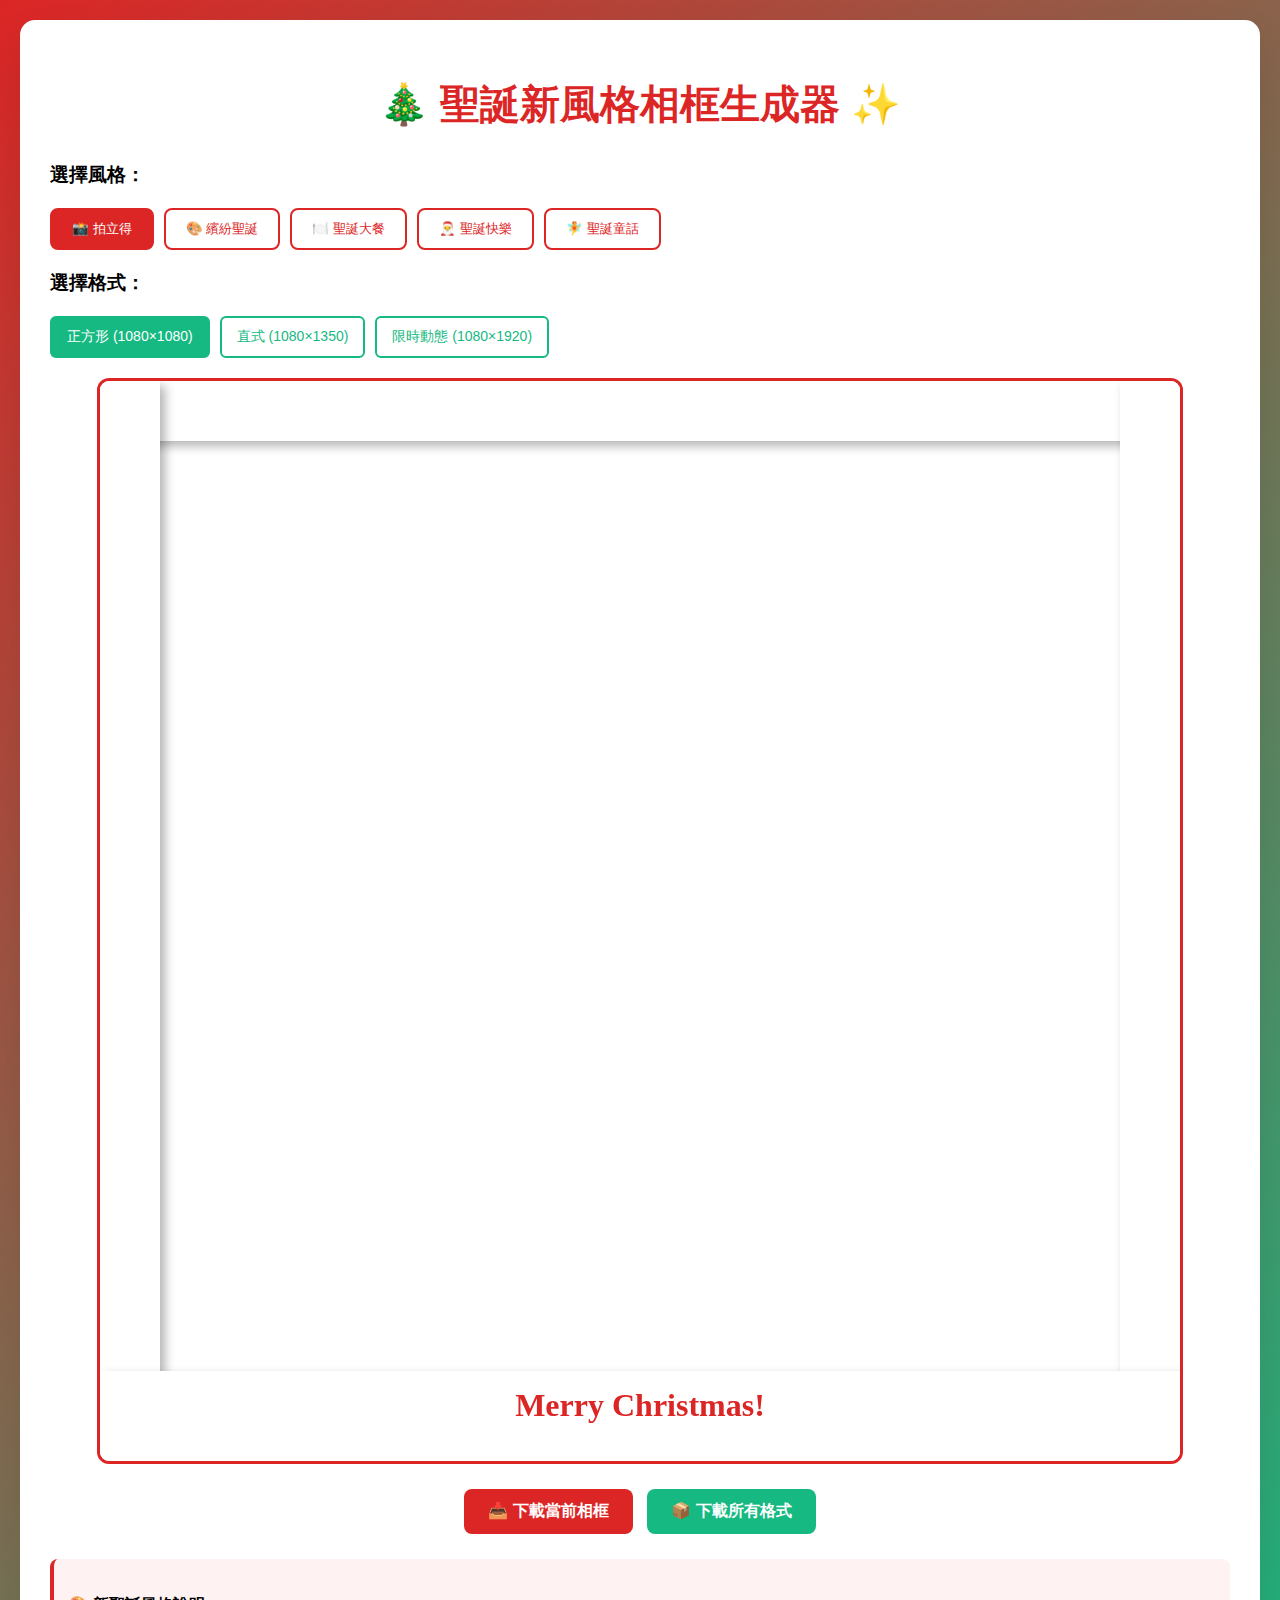
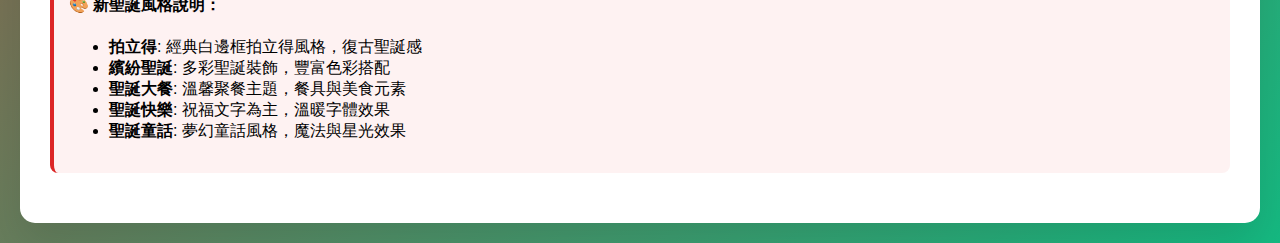
<file: create_new_christmas_frames.html>
<!DOCTYPE html>
<html lang="en">
<head>
    <meta charset="UTF-8">
    <meta name="viewport" content="width=device-width, initial-scale=1.0">
    <title>聖誕新風格相框生成器</title>
    <style>
        body {
            font-family: 'Segoe UI', sans-serif;
            padding: 20px;
            background: linear-gradient(135deg, #dc2626, #15b981);
            margin: 0;
            min-height: 100vh;
        }
        .container {
            max-width: 1200px;
            margin: 0 auto;
            background: white;
            padding: 30px;
            border-radius: 15px;
            box-shadow: 0 20px 40px rgba(0,0,0,0.1);
        }
        h1 {
            text-align: center;
            color: #dc2626;
            margin-bottom: 30px;
            font-size: 2.5em;
        }
        .controls {
            margin-bottom: 20px;
        }
        .style-selector {
            display: flex;
            gap: 10px;
            margin: 20px 0;
            flex-wrap: wrap;
        }
        .style-btn {
            padding: 10px 20px;
            border: 2px solid #dc2626;
            background: white;
            color: #dc2626;
            cursor: pointer;
            border-radius: 8px;
            font-weight: 500;
            transition: all 0.3s ease;
        }
        .style-btn.active {
            background: #dc2626;
            color: white;
        }
        .style-btn:hover:not(.active) {
            background: #fef2f2;
        }
        .format-selector {
            display: flex;
            gap: 10px;
            margin: 20px 0;
        }
        .format-btn {
            padding: 10px 15px;
            border: 2px solid #15b981;
            background: white;
            color: #15b981;
            cursor: pointer;
            border-radius: 6px;
            font-size: 14px;
        }
        .format-btn.active {
            background: #15b981;
            color: white;
        }
        canvas {
            border: 3px solid #dc2626;
            border-radius: 12px;
            max-width: 100%;
            height: auto;
            margin: 20px 0;
            display: block;
            margin-left: auto;
            margin-right: auto;
        }
        .download-section {
            text-align: center;
            margin: 20px 0;
        }
        .download-btn {
            padding: 12px 24px;
            background: #dc2626;
            color: white;
            border: none;
            border-radius: 8px;
            cursor: pointer;
            font-size: 16px;
            font-weight: 600;
            margin: 5px;
            transition: all 0.3s ease;
        }
        .download-btn:hover {
            background: #b91c1c;
            transform: translateY(-2px);
        }
        .download-btn.secondary {
            background: #15b981;
        }
        .download-btn.secondary:hover {
            background: #10b981;
        }
        .info {
            background: #fef2f2;
            padding: 15px;
            border-radius: 8px;
            border-left: 4px solid #dc2626;
            margin: 20px 0;
        }
    </style>
</head>
<body>
    <div class="container">
        <h1>🎄 聖誕新風格相框生成器 ✨</h1>
        
        <div class="controls">
            <h3>選擇風格：</h3>
            <div class="style-selector">
                <button class="style-btn active" data-style="polaroid">📸 拍立得</button>
                <button class="style-btn" data-style="colorful-christmas">🎨 繽紛聖誕</button>
                <button class="style-btn" data-style="christmas-feast">🍽️ 聖誕大餐</button>
                <button class="style-btn" data-style="merry-christmas">🎅 聖誕快樂</button>
                <button class="style-btn" data-style="christmas-fairy-tale">🧚 聖誕童話</button>
            </div>
            
            <h3>選擇格式：</h3>
            <div class="format-selector">
                <button class="format-btn active" data-format="square">正方形 (1080×1080)</button>
                <button class="format-btn" data-format="portrait">直式 (1080×1350)</button>
                <button class="format-btn" data-format="story">限時動態 (1080×1920)</button>
            </div>
        </div>
        
        <canvas id="frameCanvas"></canvas>
        
        <div class="download-section">
            <button class="download-btn" onclick="downloadCurrentFrame()">📥 下載當前相框</button>
            <button class="download-btn secondary" onclick="downloadAllFormats()">📦 下載所有格式</button>
        </div>
        
        <div class="info">
            <h4>🎨 新聖誕風格說明：</h4>
            <ul>
                <li><strong>拍立得</strong>: 經典白邊框拍立得風格，復古聖誕感</li>
                <li><strong>繽紛聖誕</strong>: 多彩聖誕裝飾，豐富色彩搭配</li>
                <li><strong>聖誕大餐</strong>: 溫馨聚餐主題，餐具與美食元素</li>
                <li><strong>聖誕快樂</strong>: 祝福文字為主，溫暖字體效果</li>
                <li><strong>聖誕童話</strong>: 夢幻童話風格，魔法與星光效果</li>
            </ul>
        </div>
    </div>

    <script>
        const canvas = document.getElementById('frameCanvas');
        const ctx = canvas.getContext('2d');
        
        // 格式配置
        const formats = {
            square: { width: 1080, height: 1080, name: '正方形' },
            portrait: { width: 1080, height: 1350, name: '直式' },
            story: { width: 1080, height: 1920, name: '限時動態' }
        };
        
        let currentFormat = 'square';
        let currentStyle = 'polaroid';
        
        // 初始化
        document.addEventListener('DOMContentLoaded', function() {
            setupEventListeners();
            createFrame();
        });
        
        function setupEventListeners() {
            // 風格選擇器
            document.querySelectorAll('.style-btn').forEach(btn => {
                btn.addEventListener('click', function() {
                    document.querySelectorAll('.style-btn').forEach(b => b.classList.remove('active'));
                    this.classList.add('active');
                    currentStyle = this.dataset.style;
                    createFrame();
                });
            });
            
            // 格式選擇器
            document.querySelectorAll('.format-btn').forEach(btn => {
                btn.addEventListener('click', function() {
                    document.querySelectorAll('.format-btn').forEach(b => b.classList.remove('active'));
                    this.classList.add('active');
                    currentFormat = this.dataset.format;
                    createFrame();
                });
            });
        }
        
        function createFrame() {
            const config = formats[currentFormat];
            canvas.width = config.width;
            canvas.height = config.height;
            
            // 清除畫布
            ctx.clearRect(0, 0, config.width, config.height);
            
            // 根據風格繪製相框
            switch(currentStyle) {
                case 'polaroid':
                    drawPolaroidFrame(ctx, config);
                    break;
                case 'colorful-christmas':
                    drawColorfulChristmasFrame(ctx, config);
                    break;
                case 'christmas-feast':
                    drawChristmasFeastFrame(ctx, config);
                    break;
                case 'merry-christmas':
                    drawMerryChristmasFrame(ctx, config);
                    break;
                case 'christmas-fairy-tale':
                    drawChristmasFairyTaleFrame(ctx, config);
                    break;
            }
        }
        
        // 1. 拍立得風格
        function drawPolaroidFrame(ctx, config) {
            const borderWidth = 60;
            const bottomBorder = borderWidth * 1.5; // 底部加寬
            
            ctx.save();
            
            // 主要白邊框
            ctx.fillStyle = '#ffffff';
            ctx.fillRect(0, 0, config.width, config.height);
            
            // 內部照片區域（透明）
            ctx.clearRect(borderWidth, borderWidth, 
                         config.width - borderWidth * 2, 
                         config.height - borderWidth - bottomBorder);
            
            // 陰影效果
            ctx.shadowColor = 'rgba(0, 0, 0, 0.3)';
            ctx.shadowBlur = 10;
            ctx.shadowOffsetX = 5;
            ctx.shadowOffsetY = 5;
            
            // 重繪外框創造立體感
            ctx.fillStyle = '#ffffff';
            ctx.fillRect(0, 0, config.width, borderWidth); // 上邊框
            ctx.fillRect(0, 0, borderWidth, config.height); // 左邊框  
            ctx.fillRect(config.width - borderWidth, 0, borderWidth, config.height); // 右邊框
            ctx.fillRect(0, config.height - bottomBorder, config.width, bottomBorder); // 下邊框
            
            // 底部聖誕文字
            ctx.shadowColor = 'transparent';
            ctx.fillStyle = '#dc2626';
            ctx.font = 'bold 32px "Comic Sans MS", cursive';
            ctx.textAlign = 'center';
            ctx.fillText('Merry Christmas!', config.width / 2, config.height - bottomBorder / 2);
            
            ctx.restore();
        }
        
        // 2. 繽紛聖誕風格
        function drawColorfulChristmasFrame(ctx, config) {
            const borderWidth = 50;
            
            ctx.save();
            
            // 彩虹漸變邊框
            const gradient = ctx.createLinearGradient(0, 0, config.width, config.height);
            gradient.addColorStop(0, '#dc2626'); // 紅色
            gradient.addColorStop(0.2, '#f59e0b'); // 橙色
            gradient.addColorStop(0.4, '#eab308'); // 黃色
            gradient.addColorStop(0.6, '#15b981'); // 綠色
            gradient.addColorStop(0.8, '#3b82f6'); // 藍色
            gradient.addColorStop(1, '#8b5cf6'); // 紫色
            
            ctx.strokeStyle = gradient;
            ctx.lineWidth = borderWidth;
            ctx.strokeRect(borderWidth/2, borderWidth/2, 
                          config.width - borderWidth, config.height - borderWidth);
            
            // 繽紛聖誕球裝飾
            const ballColors = ['#dc2626', '#15b981', '#f59e0b', '#8b5cf6', '#3b82f6'];
            const positions = [
                {x: borderWidth + 30, y: borderWidth + 30},
                {x: config.width - borderWidth - 30, y: borderWidth + 30},
                {x: borderWidth + 30, y: config.height - borderWidth - 30},
                {x: config.width - borderWidth - 30, y: config.height - borderWidth - 30}
            ];
            
            positions.forEach((pos, i) => {
                ctx.fillStyle = ballColors[i % ballColors.length];
                ctx.beginPath();
                ctx.arc(pos.x, pos.y, 20, 0, 2 * Math.PI);
                ctx.fill();
                
                // 高光效果
                ctx.fillStyle = 'rgba(255, 255, 255, 0.6)';
                ctx.beginPath();
                ctx.arc(pos.x - 5, pos.y - 5, 8, 0, 2 * Math.PI);
                ctx.fill();
            });
            
            ctx.restore();
        }
        
        // 3. 聖誕大餐風格
        function drawChristmasFeastFrame(ctx, config) {
            const borderWidth = 45;
            
            ctx.save();
            
            // 溫暖棕色邊框
            const gradient = ctx.createLinearGradient(0, 0, 0, config.height);
            gradient.addColorStop(0, '#92400e'); // 深棕色
            gradient.addColorStop(0.5, '#d97706'); // 橙棕色
            gradient.addColorStop(1, '#92400e'); // 深棕色
            
            ctx.fillStyle = gradient;
            ctx.fillRect(0, 0, config.width, borderWidth); // 上
            ctx.fillRect(0, 0, borderWidth, config.height); // 左
            ctx.fillRect(config.width - borderWidth, 0, borderWidth, config.height); // 右
            ctx.fillRect(0, config.height - borderWidth, config.width, borderWidth); // 下
            
            // 餐具裝飾圖案
            drawFork(ctx, borderWidth + 40, borderWidth / 2);
            drawKnife(ctx, config.width - borderWidth - 40, borderWidth / 2);
            drawPlate(ctx, config.width / 2, borderWidth / 2);
            
            // 底部美食圖案
            drawTurkey(ctx, config.width / 2 - 60, config.height - borderWidth / 2);
            drawWine(ctx, config.width / 2 + 60, config.height - borderWidth / 2);
            
            ctx.restore();
        }
        
        // 4. 聖誕快樂風格
        function drawMerryChristmasFrame(ctx, config) {
            const borderWidth = 40;
            
            ctx.save();
            
            // 簡潔邊框
            ctx.strokeStyle = '#dc2626';
            ctx.lineWidth = borderWidth;
            ctx.strokeRect(borderWidth/2, borderWidth/2, 
                          config.width - borderWidth, config.height - borderWidth);
            
            // 大型祝福文字
            const text = 'Merry Christmas!';
            
            // 文字陰影
            ctx.shadowColor = 'rgba(0, 0, 0, 0.3)';
            ctx.shadowBlur = 5;
            ctx.shadowOffsetX = 3;
            ctx.shadowOffsetY = 3;
            
            // 漸變文字效果
            const textGradient = ctx.createLinearGradient(0, 0, config.width, 0);
            textGradient.addColorStop(0, '#dc2626');
            textGradient.addColorStop(0.5, '#f59e0b');
            textGradient.addColorStop(1, '#dc2626');
            
            ctx.fillStyle = textGradient;
            ctx.font = `bold ${Math.min(config.width / 12, 90)}px "Impact", sans-serif`;
            ctx.textAlign = 'center';
            ctx.textBaseline = 'middle';
            
            // 頂部文字
            ctx.fillText(text, config.width / 2, borderWidth + 50);
            
            // 底部文字
            ctx.fillText('🎄 ✨ 🎅', config.width / 2, config.height - borderWidth - 30);
            
            ctx.restore();
        }
        
        // 5. 聖誕童話風格  
        function drawChristmasFairyTaleFrame(ctx, config) {
            const borderWidth = 50;
            
            ctx.save();
            
            // 夢幻漸變邊框
            const gradient = ctx.createRadialGradient(config.width/2, config.height/2, 0, 
                                                    config.width/2, config.height/2, config.width/2);
            gradient.addColorStop(0, 'transparent');
            gradient.addColorStop(0.7, 'rgba(139, 92, 246, 0.3)'); // 淡紫色
            gradient.addColorStop(1, '#8b5cf6'); // 紫色
            
            ctx.strokeStyle = gradient;
            ctx.lineWidth = borderWidth;
            ctx.strokeRect(borderWidth/2, borderWidth/2, 
                          config.width - borderWidth, config.height - borderWidth);
            
            // 魔法星星
            const starPositions = [];
            for (let i = 0; i < 20; i++) {
                starPositions.push({
                    x: Math.random() * config.width,
                    y: Math.random() * config.height,
                    size: Math.random() * 15 + 5
                });
            }
            
            starPositions.forEach(star => {
                if ((star.x < borderWidth * 2 || star.x > config.width - borderWidth * 2) ||
                    (star.y < borderWidth * 2 || star.y > config.height - borderWidth * 2)) {
                    drawStar(ctx, star.x, star.y, star.size);
                }
            });
            
            // 童話城堡剪影（四角）
            drawCastle(ctx, borderWidth / 2, borderWidth / 2);
            drawCastle(ctx, config.width - borderWidth / 2, borderWidth / 2);
            drawCastle(ctx, borderWidth / 2, config.height - borderWidth / 2);
            drawCastle(ctx, config.width - borderWidth / 2, config.height - borderWidth / 2);
            
            ctx.restore();
        }
        
        // 輔助繪製函數
        function drawFork(ctx, x, y) {
            ctx.strokeStyle = '#374151';
            ctx.lineWidth = 3;
            ctx.beginPath();
            ctx.moveTo(x, y - 15);
            ctx.lineTo(x, y + 15);
            ctx.moveTo(x - 5, y - 15);
            ctx.lineTo(x - 5, y - 5);
            ctx.moveTo(x + 5, y - 15);
            ctx.lineTo(x + 5, y - 5);
            ctx.stroke();
        }
        
        function drawKnife(ctx, x, y) {
            ctx.strokeStyle = '#374151';
            ctx.lineWidth = 3;
            ctx.beginPath();
            ctx.moveTo(x, y - 15);
            ctx.lineTo(x, y + 15);
            ctx.moveTo(x - 3, y - 15);
            ctx.lineTo(x + 3, y - 10);
            ctx.stroke();
        }
        
        function drawPlate(ctx, x, y) {
            ctx.strokeStyle = '#6b7280';
            ctx.lineWidth = 2;
            ctx.beginPath();
            ctx.arc(x, y, 15, 0, 2 * Math.PI);
            ctx.stroke();
        }
        
        function drawTurkey(ctx, x, y) {
            ctx.fillStyle = '#92400e';
            ctx.beginPath();
            ctx.arc(x, y, 12, 0, 2 * Math.PI);
            ctx.fill();
            // 簡化火雞形狀
        }
        
        function drawWine(ctx, x, y) {
            ctx.strokeStyle = '#7c3aed';
            ctx.lineWidth = 3;
            ctx.beginPath();
            ctx.arc(x, y - 5, 8, 0, Math.PI, true);
            ctx.moveTo(x - 8, y - 5);
            ctx.lineTo(x - 8, y + 10);
            ctx.lineTo(x + 8, y + 10);
            ctx.lineTo(x + 8, y - 5);
            ctx.stroke();
        }
        
        function drawStar(ctx, x, y, size) {
            ctx.fillStyle = '#fbbf24';
            ctx.beginPath();
            ctx.moveTo(x, y - size);
            ctx.lineTo(x + size * 0.3, y - size * 0.3);
            ctx.lineTo(x + size, y);
            ctx.lineTo(x + size * 0.3, y + size * 0.3);
            ctx.lineTo(x, y + size);
            ctx.lineTo(x - size * 0.3, y + size * 0.3);
            ctx.lineTo(x - size, y);
            ctx.lineTo(x - size * 0.3, y - size * 0.3);
            ctx.closePath();
            ctx.fill();
            
            // 光暈效果
            ctx.shadowColor = '#fbbf24';
            ctx.shadowBlur = 10;
            ctx.fill();
            ctx.shadowColor = 'transparent';
        }
        
        function drawCastle(ctx, x, y) {
            ctx.fillStyle = '#374151';
            ctx.fillRect(x - 10, y - 8, 20, 16);
            // 城堡尖塔
            ctx.beginPath();
            ctx.moveTo(x, y - 15);
            ctx.lineTo(x - 8, y - 8);
            ctx.lineTo(x + 8, y - 8);
            ctx.closePath();
            ctx.fill();
        }
        
        // 下載功能
        function downloadCurrentFrame() {
            const config = formats[currentFormat];
            const filename = `frame_${currentFormat}_${currentStyle}_${config.width}x${config.height}.png`;
            
            canvas.toBlob(function(blob) {
                const url = URL.createObjectURL(blob);
                const a = document.createElement('a');
                a.href = url;
                a.download = filename;
                document.body.appendChild(a);
                a.click();
                document.body.removeChild(a);
                URL.revokeObjectURL(url);
            }, 'image/png');
        }
        
        function downloadAllFormats() {
            const originalFormat = currentFormat;
            const formatKeys = Object.keys(formats);
            let downloadCount = 0;
            
            function downloadNext() {
                if (downloadCount < formatKeys.length) {
                    const format = formatKeys[downloadCount];
                    currentFormat = format;
                    createFrame();
                    
                    setTimeout(() => {
                        const config = formats[format];
                        const filename = `frame_${format}_${currentStyle}_${config.width}x${config.height}.png`;
                        
                        canvas.toBlob(function(blob) {
                            const url = URL.createObjectURL(blob);
                            const a = document.createElement('a');
                            a.href = url;
                            a.download = filename;
                            document.body.appendChild(a);
                            a.click();
                            document.body.removeChild(a);
                            URL.revokeObjectURL(url);
                            
                            downloadCount++;
                            downloadNext();
                        }, 'image/png');
                    }, 100);
                } else {
                    currentFormat = originalFormat;
                    createFrame();
                }
            }
            
            downloadNext();
        }
    </script>
</body>
</html>
</file>
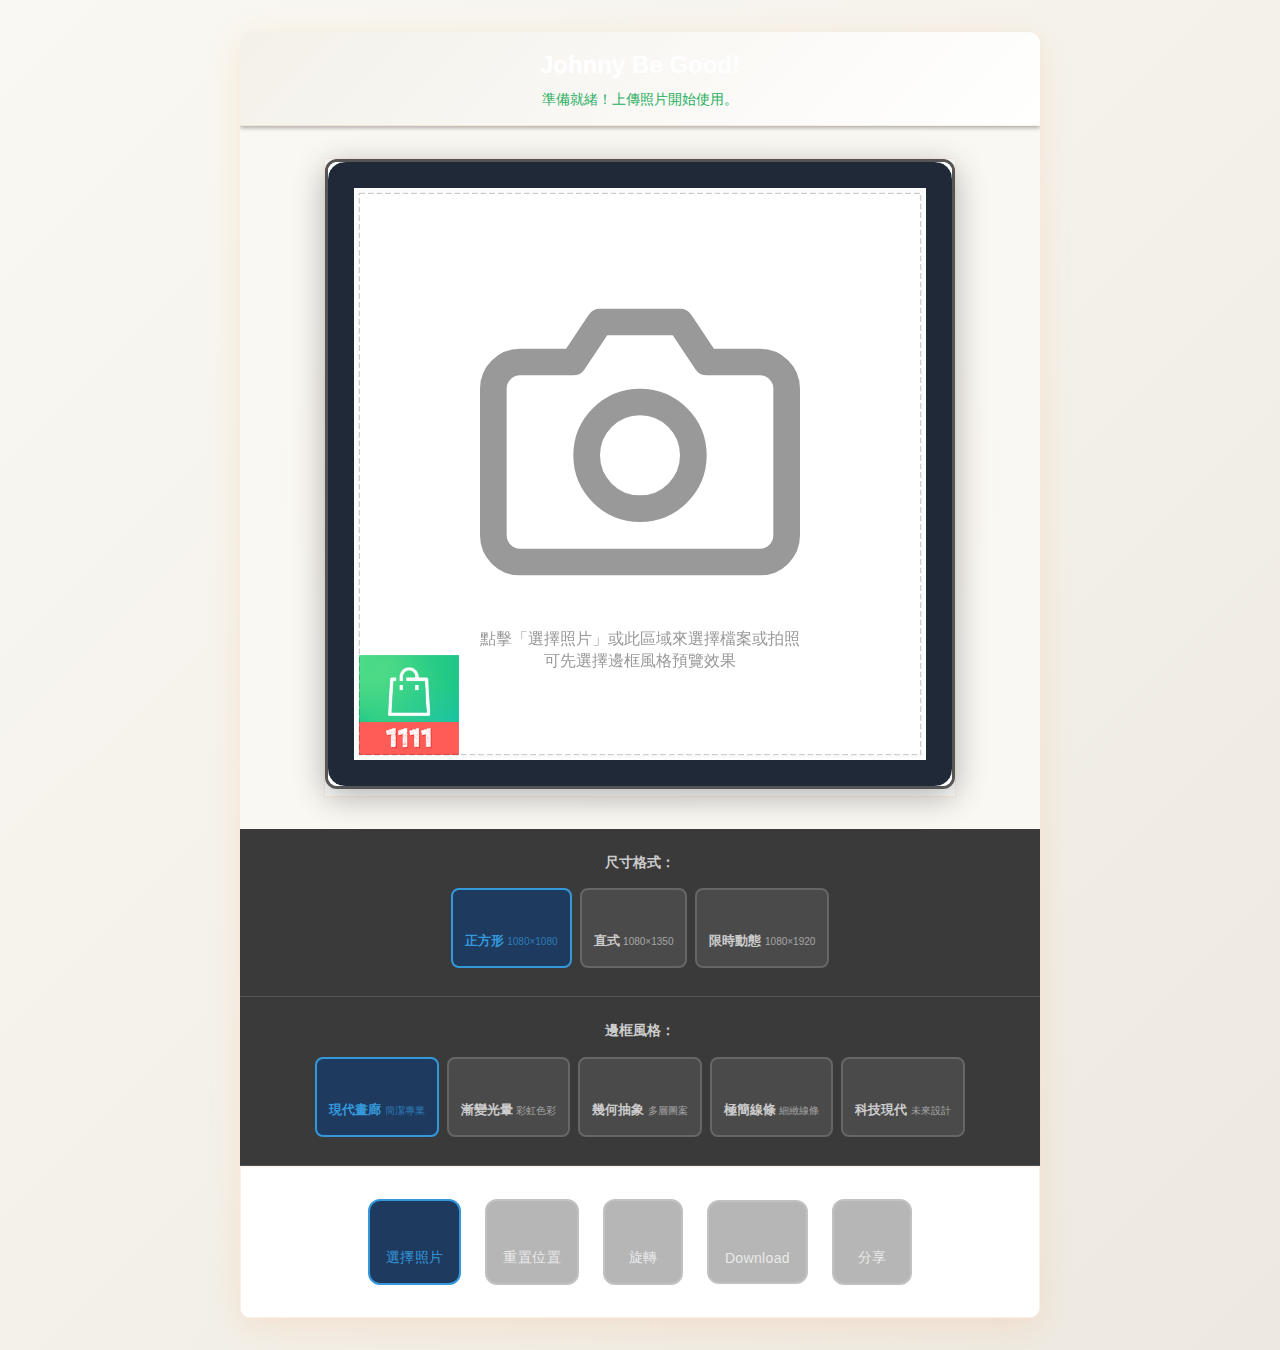
<file: johnny-be-good-backup.html>
<!DOCTYPE html>
<html lang="en">
<head>
    <meta charset="UTF-8">
    <meta name="viewport" content="width=device-width, initial-scale=1.0, maximum-scale=1.0, user-scalable=no">
    <title>Johnny Be Good! - Photo Frame Tool</title>
    <link rel="stylesheet" href="styles/app.css">
    <link rel="stylesheet" href="themes/johnny-be-good.css">
    <meta name="description" content="Johnny Be Good! Photo Frame Tool - Add beautiful frames to your photos with drag, zoom, rotate and share features">
    
    <!-- Google Analytics -->
    <script async src="https://www.googletagmanager.com/gtag/js?id=G-GPLJLSF9S0"></script>
    <script>
      window.dataLayer = window.dataLayer || [];
      function gtag(){dataLayer.push(arguments);}
      gtag('js', new Date());
      gtag('config', 'G-GPLJLSF9S0', {
        // 隱私友善設定
        anonymize_ip: true,
        allow_google_signals: false,
        allow_ad_personalization_signals: false
      });
    </script>
    
    <!-- Favicon -->
    <link rel="icon" type="image/svg+xml" href="[data-uri]">
    <link rel="icon" type="image/png" sizes="32x32" href="[data-uri]">
    <link rel="icon" type="image/png" sizes="16x16" href="[data-uri]">
</head>
<body>
    <!-- Include Icon Sprite Inline -->
    <svg xmlns="http://www.w3.org/2000/svg" style="display: none;">
      <!-- Upload Icon -->
      <symbol id="icon-upload" viewBox="0 0 24 24" fill="none" stroke="currentColor" stroke-width="2" stroke-linecap="round" stroke-linejoin="round">
        <path d="M21 15v4a2 2 0 0 1-2 2H5a2 2 0 0 1-2-2v-4"/>
        <polyline points="7,10 12,5 17,10"/>
        <line x1="12" y1="5" x2="12" y2="15"/>
      </symbol>
      <!-- Download Icon -->
      <symbol id="icon-download" viewBox="0 0 24 24" fill="none" stroke="currentColor" stroke-width="2" stroke-linecap="round" stroke-linejoin="round">
        <path d="M21 15v4a2 2 0 0 1-2 2H5a2 2 0 0 1-2-2v-15"/>
        <polyline points="7,10 12,15 17,10"/>
        <line x1="12" y1="15" x2="12" y2="3"/>
      </symbol>
      <!-- Share Icon -->
      <symbol id="icon-share" viewBox="0 0 24 24" fill="none" stroke="currentColor" stroke-width="2" stroke-linecap="round" stroke-linejoin="round">
        <path d="M4 12v8a2 2 0 0 0 2 2h12a2 2 0 0 0 2-2v-8"/>
        <polyline points="16,6 12,2 8,6"/>
        <line x1="12" y1="2" x2="12" y2="15"/>
      </symbol>
      <!-- Rotate Icon -->
      <symbol id="icon-rotate" viewBox="0 0 24 24" fill="none" stroke="currentColor" stroke-width="2" stroke-linecap="round" stroke-linejoin="round">
        <polyline points="23,4 23,10 17,10"/>
        <polyline points="1,20 1,14 7,14"/>
        <path d="M20.49 9A9 9 0 0 0 5.64 5.64L1 10m22 4l-4.64 4.36A9 9 0 0 1 3.51 15"/>
      </symbol>
      <!-- Reset Icon -->
      <symbol id="icon-reset" viewBox="0 0 24 24" fill="none" stroke="currentColor" stroke-width="2" stroke-linecap="round" stroke-linejoin="round">
        <polyline points="3,6 5,6 21,6"/>
        <path d="M19,6v14a2,2 0 0,1 -2,2H7a2,2 0 0,1 -2,-2V6m3,0V4a2,2 0 0,1 2,-2h4a2,2 0 0,1 2,2v2"/>
        <line x1="10" y1="11" x2="10" y2="17"/>
        <line x1="14" y1="11" x2="14" y2="17"/>
      </symbol>
      <!-- Camera Icon -->
      <symbol id="icon-camera" viewBox="0 0 24 24" fill="none" stroke="currentColor" stroke-width="2" stroke-linecap="round" stroke-linejoin="round">
        <path d="M23 19a2 2 0 0 1-2 2H3a2 2 0 0 1-2-2V8a2 2 0 0 1 2-2h4l2-3h6l2 3h4a2 2 0 0 1 2 2z"/>
        <circle cx="12" cy="13" r="4"/>
      </symbol>
      <!-- Square Format Icon -->
      <symbol id="icon-square" viewBox="0 0 24 24" fill="none" stroke="currentColor" stroke-width="2" stroke-linecap="round" stroke-linejoin="round">
        <rect x="3" y="3" width="18" height="18" rx="2" ry="2"/>
      </symbol>
      <!-- Portrait Format Icon -->
      <symbol id="icon-portrait" viewBox="0 0 24 24" fill="none" stroke="currentColor" stroke-width="2" stroke-linecap="round" stroke-linejoin="round">
        <rect x="5" y="2" width="14" height="20" rx="2" ry="2"/>
      </symbol>
      <!-- Story Format Icon -->
      <symbol id="icon-story" viewBox="0 0 24 24" fill="none" stroke="currentColor" stroke-width="2" stroke-linecap="round" stroke-linejoin="round">
        <rect x="6" y="1" width="12" height="22" rx="2" ry="2"/>
      </symbol>
      <!-- Loading Spinner Icon -->
      <symbol id="icon-spinner" viewBox="0 0 24 24" fill="none" stroke="currentColor" stroke-width="2" stroke-linecap="round" stroke-linejoin="round">
        <line x1="12" y1="2" x2="12" y2="6"/>
        <line x1="12" y1="18" x2="12" y2="22"/>
        <line x1="4.93" y1="4.93" x2="7.76" y2="7.76"/>
        <line x1="16.24" y1="16.24" x2="19.07" y2="19.07"/>
        <line x1="2" y1="12" x2="6" y2="12"/>
        <line x1="18" y1="12" x2="22" y2="12"/>
        <line x1="4.93" y1="19.07" x2="7.76" y2="16.24"/>
        <line x1="16.24" y1="7.76" x2="19.07" y2="4.93"/>
      </symbol>
    </svg>

    <div class="app-container">
        <!-- Header -->
        <header class="header">
            <h1 class="title">Johnny Be Good!</h1>
            <div class="status-message" id="statusMessage" aria-live="polite"></div>
        </header>

        <!-- Main Canvas Area -->
        <main class="canvas-container">
            <div class="canvas-card">
                <canvas 
                    id="mainCanvas" 
                    width="1080" 
                    height="1080"
                    aria-label="Photo editing canvas"
                    role="img"
                ></canvas>
                <div class="canvas-overlay" id="canvasOverlay">
                    <div class="placeholder-text" id="placeholderText">
                        <div class="placeholder-icon">
                            <svg class="icon" viewBox="0 0 24 24" fill="none" stroke="currentColor" stroke-width="2">
                                <use href="#icon-camera"></use>
                            </svg>
                        </div>
                        <p>點擊「選擇照片」或此區域來選擇檔案或拍照</p>
                        <p>可先選擇邊框風格預覽效果</p>
                    </div>
                    
                    <!-- Gesture Hints (shown after image upload) -->
                    <div class="gesture-hint" id="gestureHint" style="display: none;">
                        <span id="gestureText">拖拽移動照片</span>
                    </div>
                    
                    <!-- Gesture Help Text -->
                    <div class="gesture-help" id="gestureHelp" style="display: none;">
                        拖拽移動 • 雙指縮放 • 雙指旋轉 • 雙擊置中
                    </div>
                </div>
                
            </div>
        </main>

        <!-- Precision Controls Panel -->
        <div class="format-selector precision-selector" id="precisionPanel">
            <button class="format-label precision-toggle" id="precisionToggle" aria-label="展開精確調整控制項">
                <svg class="icon" viewBox="0 0 24 24" fill="none" stroke="currentColor" stroke-width="2" style="margin-right: 8px; width: 1rem; height: 1rem;">
                    <path d="M9 12l2 2 4-4"/>
                    <circle cx="12" cy="12" r="10"/>
                </svg>
                <span>精確調整</span>
            </button>
            
            <div class="precision-controls" id="precisionControls">
                <div class="control-group">
                    <label class="control-label">縮放</label>
                    <div class="slider-container">
                        <input type="range" class="control-slider" id="scaleSlider" 
                               min="10" max="500" step="1" value="100">
                        <span class="slider-value" id="scaleValue">100%</span>
                    </div>
                </div>
                
                <div class="control-group">
                    <label class="control-label">旋轉</label>
                    <div class="slider-container">
                        <input type="range" class="control-slider" id="rotationSlider" 
                               min="0" max="360" step="1" value="0">
                        <span class="slider-value" id="rotationValue">0°</span>
                    </div>
                </div>
                
                <div class="control-group">
                    <label class="control-label">位置微調</label>
                    <div class="position-controls">
                        <button class="position-btn" id="moveUp" aria-label="向上微調">↑</button>
                        <div class="position-row">
                            <button class="position-btn" id="moveLeft" aria-label="向左微調">←</button>
                            <button class="position-btn" id="centerPosition" aria-label="居中">⊙</button>
                            <button class="position-btn" id="moveRight" aria-label="向右微調">→</button>
                        </div>
                        <button class="position-btn" id="moveDown" aria-label="向下微調">↓</button>
                    </div>
                </div>
            </div>
        </div>

        <!-- Format Selector -->
        <div class="format-selector" id="formatSelector">
            <label class="format-label">尺寸格式：</label>
            <div class="format-buttons" role="radiogroup" aria-label="Output format selection">
                <button 
                    class="format-btn active" 
                    data-format="square"
                    role="radio" 
                    aria-checked="true"
                    aria-label="正方形格式，適合 Instagram 貼文"
                >
                    <span class="format-icon">
                        <svg class="icon" viewBox="0 0 24 24" fill="none" stroke="currentColor" stroke-width="2">
                            <use href="#icon-square"></use>
                        </svg>
                    </span>
                    <div class="format-content">
                        <span class="format-text">正方形</span>
                        <span class="format-desc">1080×1080</span>
                    </div>
                </button>
                <button 
                    class="format-btn" 
                    data-format="portrait"
                    role="radio" 
                    aria-checked="false"
                    aria-label="直式格式，適合 Instagram 直式貼文"
                >
                    <span class="format-icon">
                        <svg class="icon" viewBox="0 0 24 24" fill="none" stroke="currentColor" stroke-width="2">
                            <use href="#icon-portrait"></use>
                        </svg>
                    </span>
                    <div class="format-content">
                        <span class="format-text">直式</span>
                        <span class="format-desc">1080×1350</span>
                    </div>
                </button>
                <button 
                    class="format-btn" 
                    data-format="story"
                    role="radio" 
                    aria-checked="false"
                    aria-label="限時動態格式，適合 Instagram 限時動態和 TikTok"
                >
                    <span class="format-icon">
                        <svg class="icon" viewBox="0 0 24 24" fill="none" stroke="currentColor" stroke-width="2">
                            <use href="#icon-story"></use>
                        </svg>
                    </span>
                    <div class="format-content">
                        <span class="format-text">限時動態</span>
                        <span class="format-desc">1080×1920</span>
                    </div>
                </button>
            </div>
        </div>

        <!-- Frame Style Selector -->
        <div class="format-selector" id="styleSelector">
            <label class="format-label">邊框風格：</label>
            <div class="format-buttons" role="radiogroup" aria-label="Frame style selection">
                <button 
                    class="format-btn active" 
                    data-style="modern-gallery"
                    role="radio" 
                    aria-checked="true"
                    aria-label="現代畫廊風格，簡潔專業"
                >
                    <span class="format-icon">
                        <svg class="icon" viewBox="0 0 24 24" fill="none" stroke="currentColor" stroke-width="2">
                            <rect x="3" y="3" width="18" height="18" rx="2" ry="2"/>
                            <rect x="6" y="6" width="12" height="12" rx="1" ry="1"/>
                        </svg>
                    </span>
                    <div class="format-content">
                        <span class="format-text">現代畫廊</span>
                        <span class="format-desc">簡潔專業</span>
                    </div>
                </button>
                <button 
                    class="format-btn" 
                    data-style="gradient-glow"
                    role="radio" 
                    aria-checked="false"
                    aria-label="漸變光暈風格，彩虹色彩"
                >
                    <span class="format-icon">
                        <svg class="icon" viewBox="0 0 24 24" fill="none" stroke="currentColor" stroke-width="2">
                            <circle cx="12" cy="12" r="10"/>
                            <circle cx="12" cy="12" r="6"/>
                            <circle cx="12" cy="12" r="2"/>
                        </svg>
                    </span>
                    <div class="format-content">
                        <span class="format-text">漸變光暈</span>
                        <span class="format-desc">彩虹色彩</span>
                    </div>
                </button>
                <button 
                    class="format-btn" 
                    data-style="geometric-art"
                    role="radio" 
                    aria-checked="false"
                    aria-label="幾何抽象風格，多層圖案"
                >
                    <span class="format-icon">
                        <svg class="icon" viewBox="0 0 24 24" fill="none" stroke="currentColor" stroke-width="2">
                            <polygon points="12,2 22,8.5 22,15.5 12,22 2,15.5 2,8.5"/>
                            <polygon points="12,8 18,12 12,16 6,12"/>
                        </svg>
                    </span>
                    <div class="format-content">
                        <span class="format-text">幾何抽象</span>
                        <span class="format-desc">多層圖案</span>
                    </div>
                </button>
                <button 
                    class="format-btn" 
                    data-style="minimal-lines"
                    role="radio" 
                    aria-checked="false"
                    aria-label="極簡線條風格，細緻線條"
                >
                    <span class="format-icon">
                        <svg class="icon" viewBox="0 0 24 24" fill="none" stroke="currentColor" stroke-width="1">
                            <rect x="4" y="4" width="16" height="16" rx="2" ry="2"/>
                            <path d="M8 8h8M8 12h8M8 16h8"/>
                        </svg>
                    </span>
                    <div class="format-content">
                        <span class="format-text">極簡線條</span>
                        <span class="format-desc">細緻線條</span>
                    </div>
                </button>
                <button 
                    class="format-btn" 
                    data-style="tech-modern"
                    role="radio" 
                    aria-checked="false"
                    aria-label="科技現代風格，未來感設計"
                >
                    <span class="format-icon">
                        <svg class="icon" viewBox="0 0 24 24" fill="none" stroke="currentColor" stroke-width="2">
                            <rect x="2" y="2" width="20" height="20" rx="4" ry="4"/>
                            <path d="M8 8l8 8M16 8l-8 8"/>
                            <circle cx="8" cy="8" r="1"/>
                            <circle cx="16" cy="8" r="1"/>
                            <circle cx="8" cy="16" r="1"/>
                            <circle cx="16" cy="16" r="1"/>
                        </svg>
                    </span>
                    <div class="format-content">
                        <span class="format-text">科技現代</span>
                        <span class="format-desc">未來設計</span>
                    </div>
                </button>
            </div>
        </div>


        <!-- Controls Toolbar -->
        <nav class="toolbar" role="toolbar" aria-label="Photo editing controls">
            <input 
                type="file" 
                id="fileInput" 
                accept="image/*" 
                style="display: none;"
                aria-label="Select photo file or take photo"
            >
            
            <button 
                class="toolbar-btn primary" 
                id="uploadBtn"
                aria-label="選擇照片檔案或拍攝新照片"
            >
                <span class="btn-icon">
                    <svg class="icon" viewBox="0 0 24 24" fill="none" stroke="currentColor" stroke-width="2">
                        <use href="#icon-upload"></use>
                    </svg>
                </span>
                <span class="btn-text">選擇照片</span>
            </button>

            <button 
                class="toolbar-btn" 
                id="resetBtn"
                aria-label="重置照片位置和縮放，讓照片重新適合相框"
                disabled
            >
                <span class="btn-icon">
                    <svg class="icon" viewBox="0 0 24 24" fill="none" stroke="currentColor" stroke-width="2">
                        <use href="#icon-reset"></use>
                    </svg>
                </span>
                <span class="btn-text">重置位置</span>
            </button>

            <button 
                class="toolbar-btn" 
                id="rotateBtn"
                aria-label="順時針旋轉照片 90 度"
                disabled
            >
                <span class="btn-icon">
                    <svg class="icon" viewBox="0 0 24 24" fill="none" stroke="currentColor" stroke-width="2">
                        <use href="#icon-rotate"></use>
                    </svg>
                </span>
                <span class="btn-text">旋轉</span>
            </button>

            <button 
                class="toolbar-btn" 
                id="downloadBtn"
                aria-label="Download framed photo"
                disabled
            >
                <span class="btn-icon">
                    <svg class="icon" viewBox="0 0 24 24" fill="none" stroke="currentColor" stroke-width="2">
                        <use href="#icon-download"></use>
                    </svg>
                </span>
                <span class="btn-text">Download</span>
            </button>

            <button 
                class="toolbar-btn" 
                id="shareBtn"
                aria-label="分享相框照片"
                disabled
            >
                <span class="btn-icon">
                    <svg class="icon" viewBox="0 0 24 24" fill="none" stroke="currentColor" stroke-width="2">
                        <use href="#icon-share"></use>
                    </svg>
                </span>
                <span class="btn-text">分享</span>
            </button>
        </nav>

        <!-- Loading Indicator -->
        <div class="loading-overlay" id="loadingOverlay">
            <div class="loading-spinner">
                <svg class="icon spinner" viewBox="0 0 24 24" fill="none" stroke="currentColor" stroke-width="2">
                    <use href="#icon-spinner"></use>
                </svg>
            </div>
            <p>Processing image...</p>
        </div>
    </div>

    <!-- Scripts -->
    <script type="module" src="src/main.js"></script>

    <!-- 
    README - Local Development & GitHub Pages Deployment
    
    LOCAL DEVELOPMENT:
    1. Clone this repository
    2. Serve files with a local HTTP server (required for modules):
       - Python: python -m http.server 8000
       - Node.js: npx serve . -p 8000
       - VS Code: Use Live Server extension
    3. Open http://localhost:8000
    
    GITHUB PAGES DEPLOYMENT:
    1. Push code to your GitHub repository
    2. Go to Settings > Pages
    3. Select "Deploy from a branch"
    4. Choose "main" branch and "/ (root)" folder
    5. Save and wait for deployment
    6. Access via https://yourusername.github.io/your-repo-name
    
    FEATURES:
    - Mobile-first responsive design
    - Touch gestures: drag, pinch-zoom, rotate
    - EXIF orientation correction
    - High-quality 1080x1080 output
    - Native sharing on supported devices
    
    BROWSER COMPATIBILITY:
    - iOS Safari 15+
    - Android Chrome 100+
    - Desktop Chrome/Edge/Safari
    - Requires HTTPS for sharing features
    -->
</body>
</html>
</file>
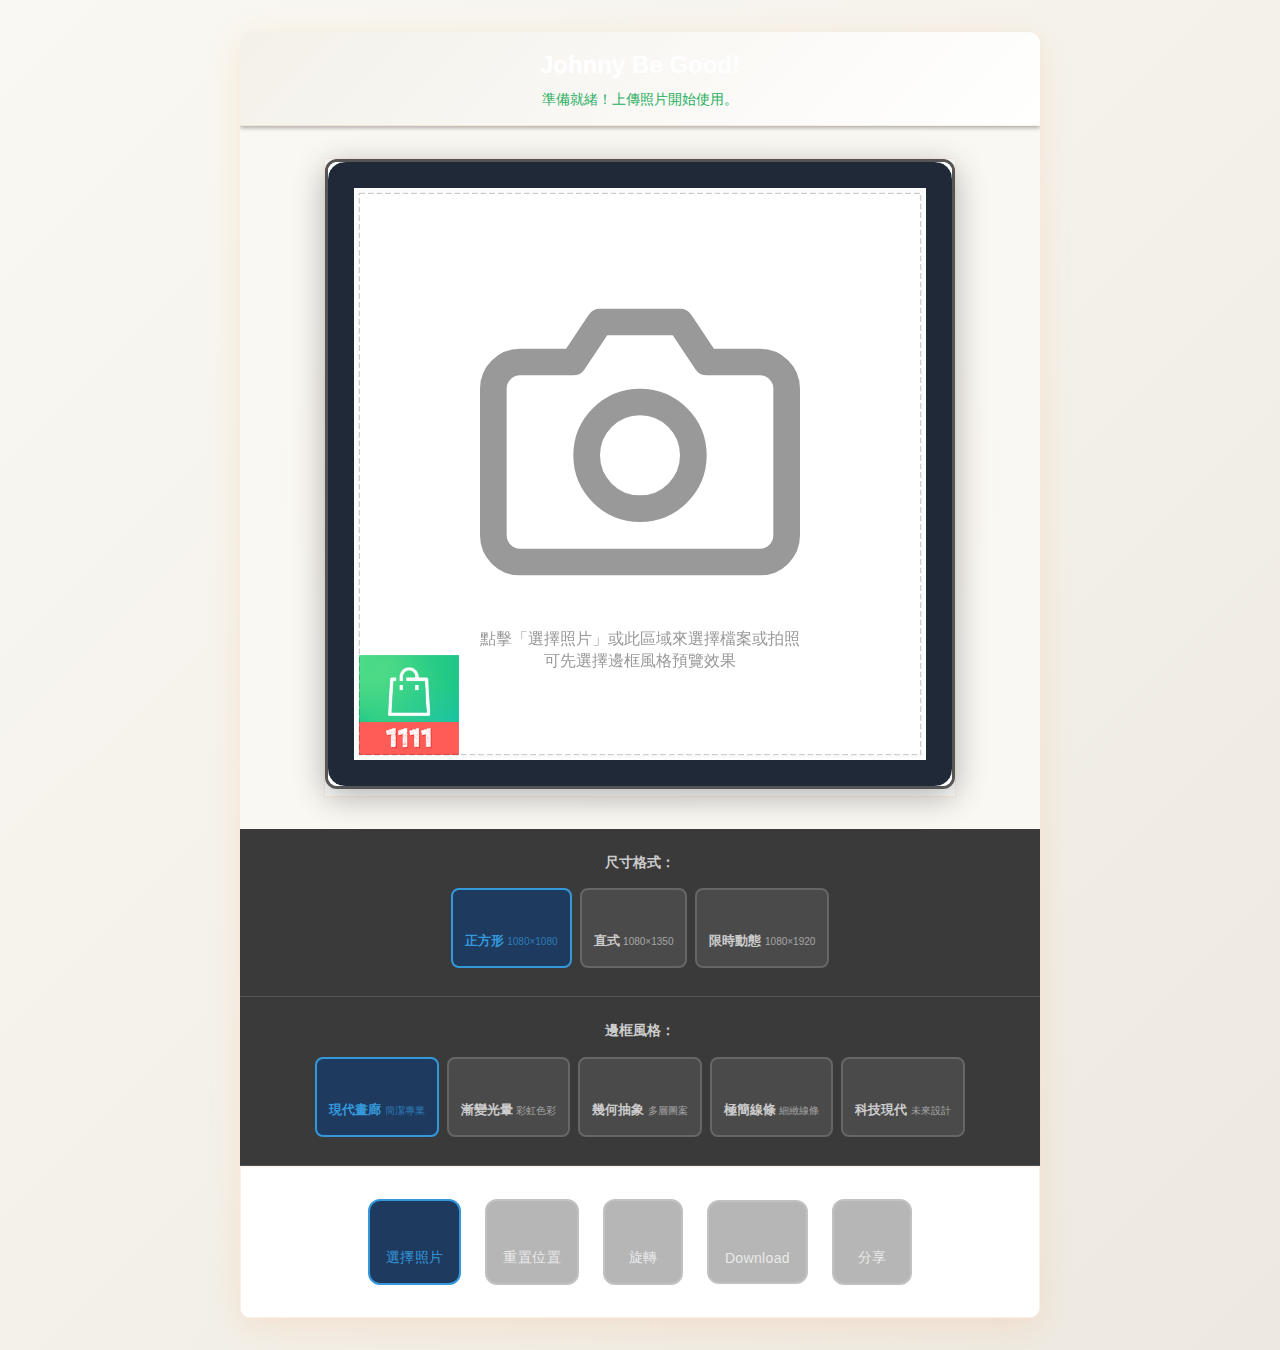
<file: johnny-be-good.html>
<!DOCTYPE html>
<html lang="en">
<head>
    <meta charset="UTF-8">
    <meta name="viewport" content="width=device-width, initial-scale=1.0, maximum-scale=1.0, user-scalable=no">
    <title>Johnny Be Good! - Photo Frame Tool</title>
    <link rel="stylesheet" href="styles/app.css">
    <link rel="stylesheet" href="themes/johnny-be-good.css">
    <meta name="description" content="Johnny Be Good! Photo Frame Tool - Add beautiful frames to your photos with drag, zoom, rotate and share features">
    
    
    <!-- Favicon -->
    <link rel="icon" type="image/svg+xml" href="[data-uri]">
    <link rel="icon" type="image/png" sizes="32x32" href="[data-uri]">
    <link rel="icon" type="image/png" sizes="16x16" href="[data-uri]">
</head>
<body>
    <!-- Include Icon Sprite Inline -->
    <svg xmlns="http://www.w3.org/2000/svg" style="display: none;">
      <!-- Upload Icon -->
      <symbol id="icon-upload" viewBox="0 0 24 24" fill="none" stroke="currentColor" stroke-width="2" stroke-linecap="round" stroke-linejoin="round">
        <path d="M21 15v4a2 2 0 0 1-2 2H5a2 2 0 0 1-2-2v-4"/>
        <polyline points="7,10 12,5 17,10"/>
        <line x1="12" y1="5" x2="12" y2="15"/>
      </symbol>
      <!-- Download Icon -->
      <symbol id="icon-download" viewBox="0 0 24 24" fill="none" stroke="currentColor" stroke-width="2" stroke-linecap="round" stroke-linejoin="round">
        <path d="M21 15v4a2 2 0 0 1-2 2H5a2 2 0 0 1-2-2v-15"/>
        <polyline points="7,10 12,15 17,10"/>
        <line x1="12" y1="15" x2="12" y2="3"/>
      </symbol>
      <!-- Share Icon -->
      <symbol id="icon-share" viewBox="0 0 24 24" fill="none" stroke="currentColor" stroke-width="2" stroke-linecap="round" stroke-linejoin="round">
        <path d="M4 12v8a2 2 0 0 0 2 2h12a2 2 0 0 0 2-2v-8"/>
        <polyline points="16,6 12,2 8,6"/>
        <line x1="12" y1="2" x2="12" y2="15"/>
      </symbol>
      <!-- Rotate Icon -->
      <symbol id="icon-rotate" viewBox="0 0 24 24" fill="none" stroke="currentColor" stroke-width="2" stroke-linecap="round" stroke-linejoin="round">
        <polyline points="23,4 23,10 17,10"/>
        <polyline points="1,20 1,14 7,14"/>
        <path d="M20.49 9A9 9 0 0 0 5.64 5.64L1 10m22 4l-4.64 4.36A9 9 0 0 1 3.51 15"/>
      </symbol>
      <!-- Reset Icon -->
      <symbol id="icon-reset" viewBox="0 0 24 24" fill="none" stroke="currentColor" stroke-width="2" stroke-linecap="round" stroke-linejoin="round">
        <polyline points="3,6 5,6 21,6"/>
        <path d="M19,6v14a2,2 0 0,1 -2,2H7a2,2 0 0,1 -2,-2V6m3,0V4a2,2 0 0,1 2,-2h4a2,2 0 0,1 2,2v2"/>
        <line x1="10" y1="11" x2="10" y2="17"/>
        <line x1="14" y1="11" x2="14" y2="17"/>
      </symbol>
      <!-- Camera Icon -->
      <symbol id="icon-camera" viewBox="0 0 24 24" fill="none" stroke="currentColor" stroke-width="2" stroke-linecap="round" stroke-linejoin="round">
        <path d="M23 19a2 2 0 0 1-2 2H3a2 2 0 0 1-2-2V8a2 2 0 0 1 2-2h4l2-3h6l2 3h4a2 2 0 0 1 2 2z"/>
        <circle cx="12" cy="13" r="4"/>
      </symbol>
      <!-- Square Format Icon -->
      <symbol id="icon-square" viewBox="0 0 24 24" fill="none" stroke="currentColor" stroke-width="2" stroke-linecap="round" stroke-linejoin="round">
        <rect x="3" y="3" width="18" height="18" rx="2" ry="2"/>
      </symbol>
      <!-- Portrait Format Icon -->
      <symbol id="icon-portrait" viewBox="0 0 24 24" fill="none" stroke="currentColor" stroke-width="2" stroke-linecap="round" stroke-linejoin="round">
        <rect x="5" y="2" width="14" height="20" rx="2" ry="2"/>
      </symbol>
      <!-- Story Format Icon -->
      <symbol id="icon-story" viewBox="0 0 24 24" fill="none" stroke="currentColor" stroke-width="2" stroke-linecap="round" stroke-linejoin="round">
        <rect x="6" y="1" width="12" height="22" rx="2" ry="2"/>
      </symbol>
      <!-- Loading Spinner Icon -->
      <symbol id="icon-spinner" viewBox="0 0 24 24" fill="none" stroke="currentColor" stroke-width="2" stroke-linecap="round" stroke-linejoin="round">
        <line x1="12" y1="2" x2="12" y2="6"/>
        <line x1="12" y1="18" x2="12" y2="22"/>
        <line x1="4.93" y1="4.93" x2="7.76" y2="7.76"/>
        <line x1="16.24" y1="16.24" x2="19.07" y2="19.07"/>
        <line x1="2" y1="12" x2="6" y2="12"/>
        <line x1="18" y1="12" x2="22" y2="12"/>
        <line x1="4.93" y1="19.07" x2="7.76" y2="16.24"/>
        <line x1="16.24" y1="7.76" x2="19.07" y2="4.93"/>
      </symbol>
    </svg>

    <div class="app-container">
        <!-- Header -->
        <header class="header">
            <h1 class="title">Johnny Be Good!</h1>
            <div class="status-message" id="statusMessage" aria-live="polite"></div>
        </header>

        <!-- Main Canvas Area -->
        <main class="canvas-container">
            <div class="canvas-card">
                <canvas 
                    id="mainCanvas" 
                    width="1080" 
                    height="1080"
                    aria-label="Photo editing canvas"
                    role="img"
                ></canvas>
                <div class="canvas-overlay" id="canvasOverlay">
                    <div class="placeholder-text" id="placeholderText">
                        <div class="placeholder-icon">
                            <svg class="icon" viewBox="0 0 24 24" fill="none" stroke="currentColor" stroke-width="2">
                                <use href="#icon-camera"></use>
                            </svg>
                        </div>
                        <p>點擊「選擇照片」或此區域來選擇檔案或拍照</p>
                        <p>可先選擇邊框風格預覽效果</p>
                    </div>
                    
                    <!-- Gesture Hints (shown after image upload) -->
                    <div class="gesture-hint" id="gestureHint" style="display: none;">
                        <span id="gestureText">拖拽移動照片</span>
                    </div>
                    
                    <!-- Gesture Help Text -->
                    <div class="gesture-help" id="gestureHelp" style="display: none;">
                        拖拽移動 • 雙指縮放 • 雙指旋轉 • 雙擊置中
                    </div>
                </div>
                
            </div>
        </main>

        <!-- Precision Controls Panel -->
        <div class="format-selector precision-selector" id="precisionPanel">
            <button class="format-label precision-toggle" id="precisionToggle" aria-label="展開精確調整控制項">
                <svg class="icon" viewBox="0 0 24 24" fill="none" stroke="currentColor" stroke-width="2" style="margin-right: 8px; width: 1rem; height: 1rem;">
                    <path d="M9 12l2 2 4-4"/>
                    <circle cx="12" cy="12" r="10"/>
                </svg>
                <span>精確調整</span>
            </button>
            
            <div class="precision-controls" id="precisionControls">
                <div class="control-group">
                    <label class="control-label">縮放</label>
                    <div class="slider-container">
                        <input type="range" class="control-slider" id="scaleSlider" 
                               min="10" max="500" step="1" value="100">
                        <span class="slider-value" id="scaleValue">100%</span>
                    </div>
                </div>
                
                <div class="control-group">
                    <label class="control-label">旋轉</label>
                    <div class="slider-container">
                        <input type="range" class="control-slider" id="rotationSlider" 
                               min="0" max="360" step="1" value="0">
                        <span class="slider-value" id="rotationValue">0°</span>
                    </div>
                </div>
                
                <div class="control-group">
                    <label class="control-label">位置微調</label>
                    <div class="position-controls">
                        <button class="position-btn" id="moveUp" aria-label="向上微調">↑</button>
                        <div class="position-row">
                            <button class="position-btn" id="moveLeft" aria-label="向左微調">←</button>
                            <button class="position-btn" id="centerPosition" aria-label="居中">⊙</button>
                            <button class="position-btn" id="moveRight" aria-label="向右微調">→</button>
                        </div>
                        <button class="position-btn" id="moveDown" aria-label="向下微調">↓</button>
                    </div>
                </div>
            </div>
        </div>

        <!-- Format Selector -->
        <div class="format-selector" id="formatSelector">
            <label class="format-label">尺寸格式：</label>
            <div class="format-buttons" role="radiogroup" aria-label="Output format selection">
                <button 
                    class="format-btn active" 
                    data-format="square"
                    role="radio" 
                    aria-checked="true"
                    aria-label="正方形格式，適合 Instagram 貼文"
                >
                    <span class="format-icon">
                        <svg class="icon" viewBox="0 0 24 24" fill="none" stroke="currentColor" stroke-width="2">
                            <use href="#icon-square"></use>
                        </svg>
                    </span>
                    <div class="format-content">
                        <span class="format-text">正方形</span>
                        <span class="format-desc">1080×1080</span>
                    </div>
                </button>
                <button 
                    class="format-btn" 
                    data-format="portrait"
                    role="radio" 
                    aria-checked="false"
                    aria-label="直式格式，適合 Instagram 直式貼文"
                >
                    <span class="format-icon">
                        <svg class="icon" viewBox="0 0 24 24" fill="none" stroke="currentColor" stroke-width="2">
                            <use href="#icon-portrait"></use>
                        </svg>
                    </span>
                    <div class="format-content">
                        <span class="format-text">直式</span>
                        <span class="format-desc">1080×1350</span>
                    </div>
                </button>
                <button 
                    class="format-btn" 
                    data-format="story"
                    role="radio" 
                    aria-checked="false"
                    aria-label="限時動態格式，適合 Instagram 限時動態和 TikTok"
                >
                    <span class="format-icon">
                        <svg class="icon" viewBox="0 0 24 24" fill="none" stroke="currentColor" stroke-width="2">
                            <use href="#icon-story"></use>
                        </svg>
                    </span>
                    <div class="format-content">
                        <span class="format-text">限時動態</span>
                        <span class="format-desc">1080×1920</span>
                    </div>
                </button>
            </div>
        </div>

        <!-- Frame Style Selector -->
        <div class="format-selector" id="styleSelector">
            <label class="format-label">邊框風格：</label>
            <div class="format-buttons" role="radiogroup" aria-label="Frame style selection">
                <button 
                    class="format-btn active" 
                    data-style="modern-gallery"
                    role="radio" 
                    aria-checked="true"
                    aria-label="現代畫廊風格，簡潔專業"
                >
                    <span class="format-icon">
                        <svg class="icon" viewBox="0 0 24 24" fill="none" stroke="currentColor" stroke-width="2">
                            <rect x="3" y="3" width="18" height="18" rx="2" ry="2"/>
                            <rect x="6" y="6" width="12" height="12" rx="1" ry="1"/>
                        </svg>
                    </span>
                    <div class="format-content">
                        <span class="format-text">現代畫廊</span>
                        <span class="format-desc">簡潔專業</span>
                    </div>
                </button>
                <button 
                    class="format-btn" 
                    data-style="gradient-glow"
                    role="radio" 
                    aria-checked="false"
                    aria-label="漸變光暈風格，彩虹色彩"
                >
                    <span class="format-icon">
                        <svg class="icon" viewBox="0 0 24 24" fill="none" stroke="currentColor" stroke-width="2">
                            <circle cx="12" cy="12" r="10"/>
                            <circle cx="12" cy="12" r="6"/>
                            <circle cx="12" cy="12" r="2"/>
                        </svg>
                    </span>
                    <div class="format-content">
                        <span class="format-text">漸變光暈</span>
                        <span class="format-desc">彩虹色彩</span>
                    </div>
                </button>
                <button 
                    class="format-btn" 
                    data-style="geometric-art"
                    role="radio" 
                    aria-checked="false"
                    aria-label="幾何抽象風格，多層圖案"
                >
                    <span class="format-icon">
                        <svg class="icon" viewBox="0 0 24 24" fill="none" stroke="currentColor" stroke-width="2">
                            <polygon points="12,2 22,8.5 22,15.5 12,22 2,15.5 2,8.5"/>
                            <polygon points="12,8 18,12 12,16 6,12"/>
                        </svg>
                    </span>
                    <div class="format-content">
                        <span class="format-text">幾何抽象</span>
                        <span class="format-desc">多層圖案</span>
                    </div>
                </button>
                <button 
                    class="format-btn" 
                    data-style="minimal-lines"
                    role="radio" 
                    aria-checked="false"
                    aria-label="極簡線條風格，細緻線條"
                >
                    <span class="format-icon">
                        <svg class="icon" viewBox="0 0 24 24" fill="none" stroke="currentColor" stroke-width="1">
                            <rect x="4" y="4" width="16" height="16" rx="2" ry="2"/>
                            <path d="M8 8h8M8 12h8M8 16h8"/>
                        </svg>
                    </span>
                    <div class="format-content">
                        <span class="format-text">極簡線條</span>
                        <span class="format-desc">細緻線條</span>
                    </div>
                </button>
                <button 
                    class="format-btn" 
                    data-style="tech-modern"
                    role="radio" 
                    aria-checked="false"
                    aria-label="科技現代風格，未來感設計"
                >
                    <span class="format-icon">
                        <svg class="icon" viewBox="0 0 24 24" fill="none" stroke="currentColor" stroke-width="2">
                            <rect x="2" y="2" width="20" height="20" rx="4" ry="4"/>
                            <path d="M8 8l8 8M16 8l-8 8"/>
                            <circle cx="8" cy="8" r="1"/>
                            <circle cx="16" cy="8" r="1"/>
                            <circle cx="8" cy="16" r="1"/>
                            <circle cx="16" cy="16" r="1"/>
                        </svg>
                    </span>
                    <div class="format-content">
                        <span class="format-text">科技現代</span>
                        <span class="format-desc">未來設計</span>
                    </div>
                </button>
            </div>
        </div>


        <!-- Controls Toolbar -->
        <nav class="toolbar" role="toolbar" aria-label="Photo editing controls">
            <input 
                type="file" 
                id="fileInput" 
                accept="image/*" 
                style="display: none;"
                aria-label="Select photo file or take photo"
            >
            
            <button 
                class="toolbar-btn primary" 
                id="uploadBtn"
                aria-label="選擇照片檔案或拍攝新照片"
            >
                <span class="btn-icon">
                    <svg class="icon" viewBox="0 0 24 24" fill="none" stroke="currentColor" stroke-width="2">
                        <use href="#icon-upload"></use>
                    </svg>
                </span>
                <span class="btn-text">選擇照片</span>
            </button>

            <button 
                class="toolbar-btn" 
                id="resetBtn"
                aria-label="重置照片位置和縮放，讓照片重新適合相框"
                disabled
            >
                <span class="btn-icon">
                    <svg class="icon" viewBox="0 0 24 24" fill="none" stroke="currentColor" stroke-width="2">
                        <use href="#icon-reset"></use>
                    </svg>
                </span>
                <span class="btn-text">重置位置</span>
            </button>

            <button 
                class="toolbar-btn" 
                id="rotateBtn"
                aria-label="順時針旋轉照片 90 度"
                disabled
            >
                <span class="btn-icon">
                    <svg class="icon" viewBox="0 0 24 24" fill="none" stroke="currentColor" stroke-width="2">
                        <use href="#icon-rotate"></use>
                    </svg>
                </span>
                <span class="btn-text">旋轉</span>
            </button>

            <button 
                class="toolbar-btn" 
                id="downloadBtn"
                aria-label="Download framed photo"
                disabled
            >
                <span class="btn-icon">
                    <svg class="icon" viewBox="0 0 24 24" fill="none" stroke="currentColor" stroke-width="2">
                        <use href="#icon-download"></use>
                    </svg>
                </span>
                <span class="btn-text">Download</span>
            </button>

            <button 
                class="toolbar-btn" 
                id="shareBtn"
                aria-label="分享相框照片"
                disabled
            >
                <span class="btn-icon">
                    <svg class="icon" viewBox="0 0 24 24" fill="none" stroke="currentColor" stroke-width="2">
                        <use href="#icon-share"></use>
                    </svg>
                </span>
                <span class="btn-text">分享</span>
            </button>
        </nav>

        <!-- Loading Indicator -->
        <div class="loading-overlay" id="loadingOverlay">
            <div class="loading-spinner">
                <svg class="icon spinner" viewBox="0 0 24 24" fill="none" stroke="currentColor" stroke-width="2">
                    <use href="#icon-spinner"></use>
                </svg>
            </div>
            <p>Processing image...</p>
        </div>
    </div>

    <!-- Scripts -->
    <script type="module" src="src/main.js"></script>

    <!-- 
    README - Local Development & GitHub Pages Deployment
    
    LOCAL DEVELOPMENT:
    1. Clone this repository
    2. Serve files with a local HTTP server (required for modules):
       - Python: python -m http.server 8000
       - Node.js: npx serve . -p 8000
       - VS Code: Use Live Server extension
    3. Open http://localhost:8000
    
    GITHUB PAGES DEPLOYMENT:
    1. Push code to your GitHub repository
    2. Go to Settings > Pages
    3. Select "Deploy from a branch"
    4. Choose "main" branch and "/ (root)" folder
    5. Save and wait for deployment
    6. Access via https://yourusername.github.io/your-repo-name
    
    FEATURES:
    - Mobile-first responsive design
    - Touch gestures: drag, pinch-zoom, rotate
    - EXIF orientation correction
    - High-quality 1080x1080 output
    - Native sharing on supported devices
    
    BROWSER COMPATIBILITY:
    - iOS Safari 15+
    - Android Chrome 100+
    - Desktop Chrome/Edge/Safari
    - Requires HTTPS for sharing features
    -->
</body>
</html>
</file>
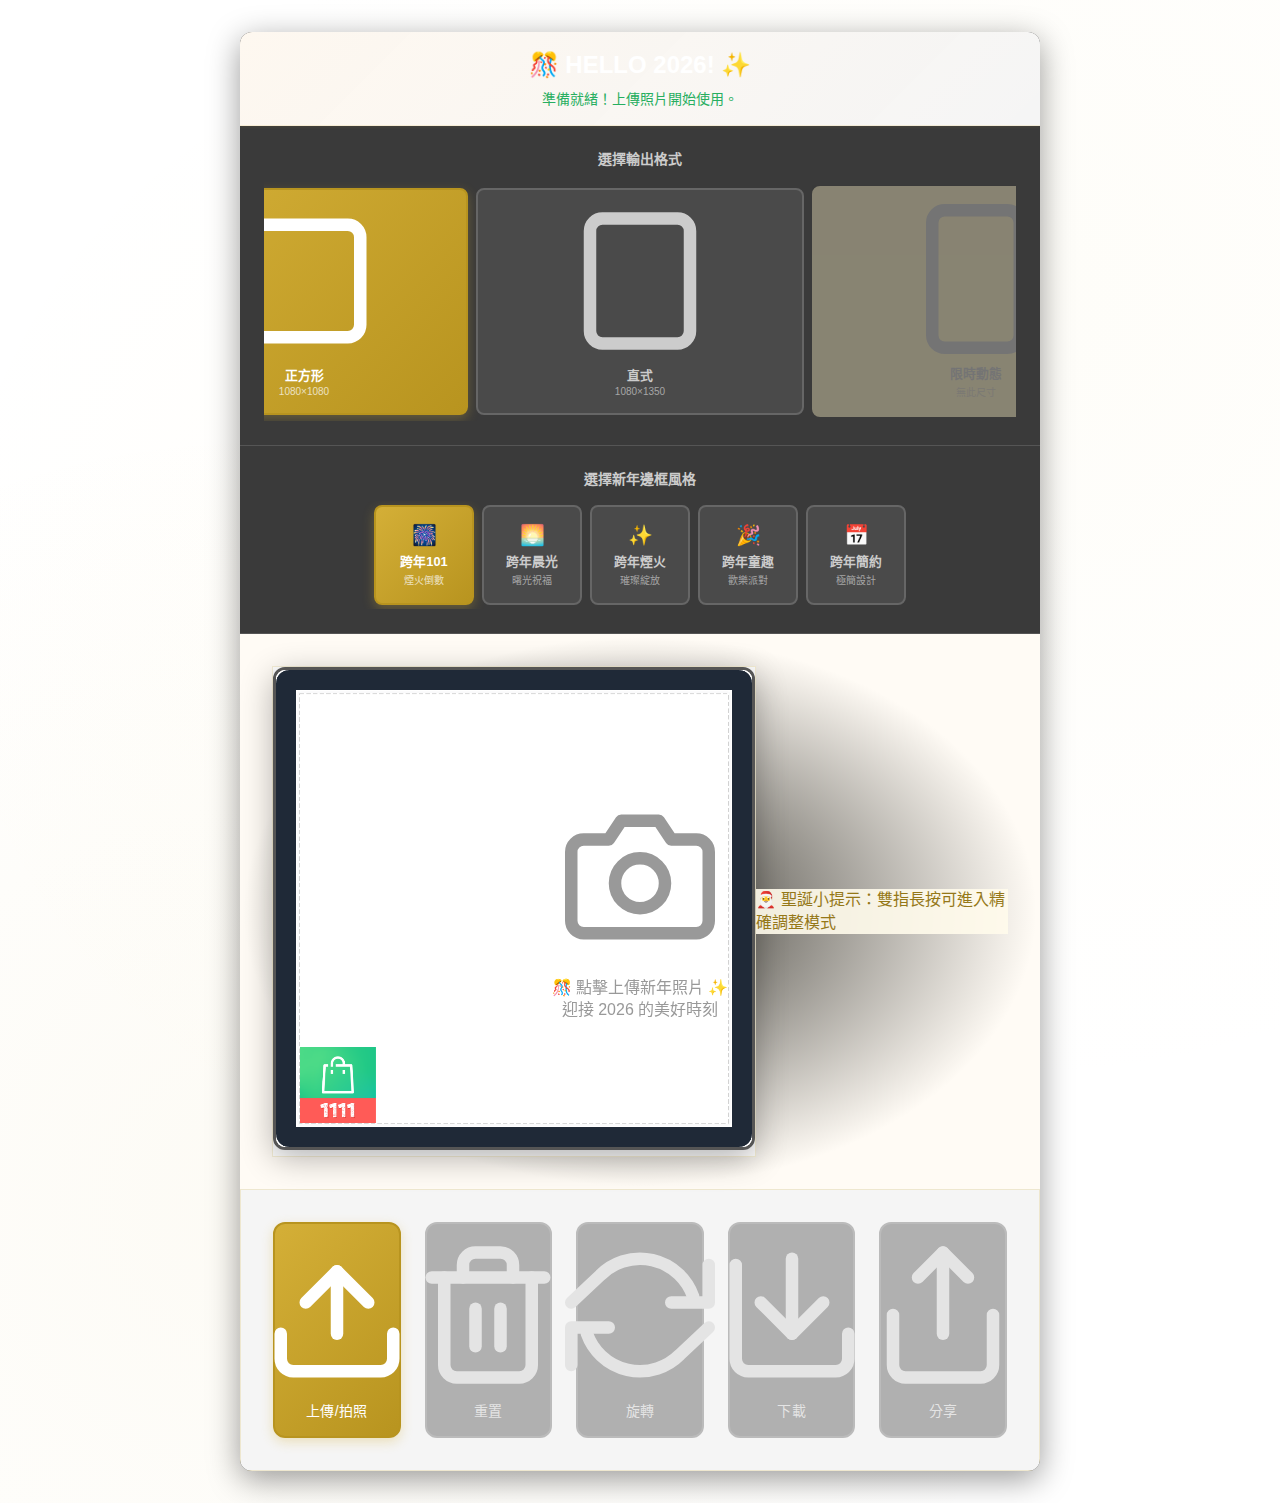
<file: new-year.html>
<!DOCTYPE html>
<html lang="zh-TW">
<head>
    <meta charset="UTF-8">
    <meta name="viewport" content="width=device-width, initial-scale=1.0, maximum-scale=1.0, user-scalable=no">
    <title>HELLO 2026! - Photo Frame Tool</title>
    <link rel="stylesheet" href="styles/app.css">
    <link rel="stylesheet" href="themes/new-year.css">
    <meta name="description" content="HELLO 2026! New Year Photo Frame Tool - 跨年倒數照片相框工具">
    
    <!-- Google Analytics -->
    <script async src="https://www.googletagmanager.com/gtag/js?id=G-GPLJLSF9S0"></script>
    <script>
      window.dataLayer = window.dataLayer || [];
      function gtag(){dataLayer.push(arguments);}
      gtag('js', new Date());
      gtag('config', 'G-GPLJLSF9S0', {
        // 隱私友善設定
        anonymize_ip: true,
        allow_google_signals: false,
        allow_ad_personalization_signals: false
      });
    </script>
    
    <!-- New Year Favicon -->
    <link rel="icon" type="image/svg+xml" href="[data-uri]">
</head>
<body>
    <!-- Include Icon Sprite Inline -->
    <svg xmlns="http://www.w3.org/2000/svg" style="display: none;">
      <!-- Upload Icon -->
      <symbol id="icon-upload" viewBox="0 0 24 24" fill="none" stroke="currentColor" stroke-width="2" stroke-linecap="round" stroke-linejoin="round">
        <path d="M21 15v4a2 2 0 0 1-2 2H5a2 2 0 0 1-2-2v-4"/>
        <polyline points="7,10 12,5 17,10"/>
        <line x1="12" y1="5" x2="12" y2="15"/>
      </symbol>
      <!-- Download Icon -->
      <symbol id="icon-download" viewBox="0 0 24 24" fill="none" stroke="currentColor" stroke-width="2" stroke-linecap="round" stroke-linejoin="round">
        <path d="M21 15v4a2 2 0 0 1-2 2H5a2 2 0 0 1-2-2v-15"/>
        <polyline points="7,10 12,15 17,10"/>
        <line x1="12" y1="15" x2="12" y2="3"/>
      </symbol>
      <!-- Share Icon -->
      <symbol id="icon-share" viewBox="0 0 24 24" fill="none" stroke="currentColor" stroke-width="2" stroke-linecap="round" stroke-linejoin="round">
        <path d="M4 12v8a2 2 0 0 0 2 2h12a2 2 0 0 0 2-2v-8"/>
        <polyline points="16,6 12,2 8,6"/>
        <line x1="12" y1="2" x2="12" y2="15"/>
      </symbol>
      <!-- Rotate Icon -->
      <symbol id="icon-rotate" viewBox="0 0 24 24" fill="none" stroke="currentColor" stroke-width="2" stroke-linecap="round" stroke-linejoin="round">
        <polyline points="23,4 23,10 17,10"/>
        <polyline points="1,20 1,14 7,14"/>
        <path d="M20.49 9A9 9 0 0 0 5.64 5.64L1 10m22 4l-4.64 4.36A9 9 0 0 1 3.51 15"/>
      </symbol>
      <!-- Reset Icon -->
      <symbol id="icon-reset" viewBox="0 0 24 24" fill="none" stroke="currentColor" stroke-width="2" stroke-linecap="round" stroke-linejoin="round">
        <polyline points="3,6 5,6 21,6"/>
        <path d="M19,6v14a2,2 0 0,1 -2,2H7a2,2 0 0,1 -2,-2V6m3,0V4a2,2 0 0,1 2,-2h4a2,2 0 0,1 2,2v2"/>
        <line x1="10" y1="11" x2="10" y2="17"/>
        <line x1="14" y1="11" x2="14" y2="17"/>
      </symbol>
      <!-- Camera Icon -->
      <symbol id="icon-camera" viewBox="0 0 24 24" fill="none" stroke="currentColor" stroke-width="2" stroke-linecap="round" stroke-linejoin="round">
        <path d="M23 19a2 2 0 0 1-2 2H3a2 2 0 0 1-2-2V8a2 2 0 0 1 2-2h4l2-3h6l2 3h4a2 2 0 0 1 2 2z"/>
        <circle cx="12" cy="13" r="4"/>
      </symbol>
      <!-- Square Format Icon -->
      <symbol id="icon-square" viewBox="0 0 24 24" fill="none" stroke="currentColor" stroke-width="2" stroke-linecap="round" stroke-linejoin="round">
        <rect x="3" y="3" width="18" height="18" rx="2" ry="2"/>
      </symbol>
      <!-- Portrait Format Icon -->
      <symbol id="icon-portrait" viewBox="0 0 24 24" fill="none" stroke="currentColor" stroke-width="2" stroke-linecap="round" stroke-linejoin="round">
        <rect x="4" y="2" width="16" height="20" rx="2" ry="2"/>
      </symbol>
      <!-- Story Format Icon -->
      <symbol id="icon-story" viewBox="0 0 24 24" fill="none" stroke="currentColor" stroke-width="2" stroke-linecap="round" stroke-linejoin="round">
        <rect x="5" y="1" width="14" height="22" rx="2" ry="2"/>
      </symbol>
      <!-- Polaroid Icon for hfp_polaroid style -->
      <symbol id="icon-hfp-polaroid" viewBox="0 0 24 24" fill="none" stroke="currentColor" stroke-width="2" stroke-linecap="round" stroke-linejoin="round">
        <path d="M12 2l3.09 6.26L22 9.27l-5 4.87 1.18 6.88L12 17.77l-6.18 3.25L7 14.14 2 9.27l6.91-1.01L12 2z"/>
        <circle cx="18" cy="5" r="2"/>
        <circle cx="6" cy="5" r="2"/>
      </symbol>
      <!-- Snowflake Icon for snow-frame style -->
      <symbol id="icon-snow-frame" viewBox="0 0 24 24" fill="none" stroke="currentColor" stroke-width="2" stroke-linecap="round" stroke-linejoin="round">
        <line x1="12" y1="2" x2="12" y2="22"/>
        <path d="M17 5H9.5a3.5 3.5 0 0 0 0 7h5a3.5 3.5 0 0 1 0 7H6"/>
        <polyline points="17,8 20,5 17,2"/>
        <polyline points="7,16 4,19 7,22"/>
      </symbol>
      <!-- Christmas Ornaments Icon for christmas-ornaments style -->
      <symbol id="icon-christmas-ornaments" viewBox="0 0 24 24" fill="none" stroke="currentColor" stroke-width="2" stroke-linecap="round" stroke-linejoin="round">
        <circle cx="7" cy="7" r="3"/>
        <circle cx="17" cy="7" r="3"/>
        <circle cx="7" cy="17" r="3"/>
        <circle cx="17" cy="17" r="3"/>
        <line x1="7" y1="4" x2="7" y2="2"/>
        <line x1="17" y1="4" x2="17" y2="2"/>
        <line x1="7" y1="14" x2="7" y2="12"/>
        <line x1="17" y1="14" x2="17" y2="12"/>
      </symbol>
      <!-- Winter Glow Icon -->
      <symbol id="icon-winter-glow" viewBox="0 0 24 24" fill="none" stroke="currentColor" stroke-width="2" stroke-linecap="round" stroke-linejoin="round">
        <circle cx="12" cy="12" r="5"/>
        <line x1="12" y1="1" x2="12" y2="3"/>
        <line x1="12" y1="21" x2="12" y2="23"/>
        <line x1="4.22" y1="4.22" x2="5.64" y2="5.64"/>
        <line x1="18.36" y1="18.36" x2="19.78" y2="19.78"/>
        <line x1="1" y1="12" x2="3" y2="12"/>
        <line x1="21" y1="12" x2="23" y2="12"/>
      </symbol>
      <!-- Festive Lights Icon -->
      <symbol id="icon-festive-lights" viewBox="0 0 24 24" fill="none" stroke="currentColor" stroke-width="2" stroke-linecap="round" stroke-linejoin="round">
        <circle cx="6" cy="6" r="3"/>
        <circle cx="12" cy="18" r="3"/>
        <circle cx="18" cy="6" r="3"/>
        <path d="M3 3l18 18"/>
        <path d="M21 3L3 21"/>
      </symbol>
      <!-- Dropdown Arrow -->
      <symbol id="icon-chevron-down" viewBox="0 0 24 24" fill="none" stroke="currentColor" stroke-width="2" stroke-linecap="round" stroke-linejoin="round">
        <polyline points="6,9 12,15 18,9"/>
      </symbol>
      <!-- Position Controls -->
      <symbol id="icon-arrow-up" viewBox="0 0 24 24" fill="none" stroke="currentColor" stroke-width="2" stroke-linecap="round" stroke-linejoin="round">
        <line x1="12" y1="19" x2="12" y2="5"/>
        <polyline points="5,12 12,5 19,12"/>
      </symbol>
      <symbol id="icon-arrow-down" viewBox="0 0 24 24" fill="none" stroke="currentColor" stroke-width="2" stroke-linecap="round" stroke-linejoin="round">
        <line x1="12" y1="5" x2="12" y2="19"/>
        <polyline points="19,12 12,19 5,12"/>
      </symbol>
      <symbol id="icon-arrow-left" viewBox="0 0 24 24" fill="none" stroke="currentColor" stroke-width="2" stroke-linecap="round" stroke-linejoin="round">
        <line x1="19" y1="12" x2="5" y2="12"/>
        <polyline points="12,19 5,12 12,5"/>
      </symbol>
      <symbol id="icon-arrow-right" viewBox="0 0 24 24" fill="none" stroke="currentColor" stroke-width="2" stroke-linecap="round" stroke-linejoin="round">
        <line x1="5" y1="12" x2="19" y2="12"/>
        <polyline points="12,5 19,12 12,19"/>
      </symbol>
      <symbol id="icon-crosshair" viewBox="0 0 24 24" fill="none" stroke="currentColor" stroke-width="2" stroke-linecap="round" stroke-linejoin="round">
        <circle cx="12" cy="12" r="10"/>
        <line x1="22" y1="12" x2="18" y2="12"/>
        <line x1="6" y1="12" x2="2" y2="12"/>
        <line x1="12" y1="6" x2="12" y2="2"/>
        <line x1="12" y1="22" x2="12" y2="18"/>
      </symbol>
      <!-- Spinner Icon -->
      <symbol id="icon-spinner" viewBox="0 0 24 24" fill="none" stroke="currentColor" stroke-width="2" stroke-linecap="round" stroke-linejoin="round">
        <line x1="12" y1="2" x2="12" y2="6"/>
        <line x1="12" y1="18" x2="12" y2="22"/>
        <line x1="4.93" y1="4.93" x2="7.76" y2="7.76"/>
        <line x1="16.24" y1="16.24" x2="19.07" y2="19.07"/>
        <line x1="2" y1="12" x2="6" y2="12"/>
        <line x1="18" y1="12" x2="22" y2="12"/>
        <line x1="4.93" y1="19.07" x2="7.76" y2="16.24"/>
        <line x1="16.24" y1="7.76" x2="19.07" y2="4.93"/>
      </symbol>
      <!-- Heartfelt Christmas Icon -->
      <symbol id="icon-heartfelt-christmas" viewBox="0 0 24 24" fill="none" stroke="currentColor" stroke-width="2" stroke-linecap="round" stroke-linejoin="round">
        <!-- Heart shape -->
        <path d="M20.84 4.61a5.5 5.5 0 0 0-7.78 0L12 5.67l-1.06-1.06a5.5 5.5 0 0 0-7.78 7.78l1.06 1.06L12 21.23l7.78-7.78 1.06-1.06a5.5 5.5 0 0 0 0-7.78z"/>
        <!-- Star decoration on top -->
        <circle cx="12" cy="3" r="1" fill="currentColor"/>
        <circle cx="9" cy="4" r="0.5" fill="currentColor"/>
        <circle cx="15" cy="4" r="0.5" fill="currentColor"/>
        <!-- Small sparkles around heart -->
        <line x1="5" y1="8" x2="5.5" y2="8.5"/>
        <line x1="19" y1="8" x2="18.5" y2="8.5"/>
        <line x1="7" y1="16" x2="7.5" y2="16.5"/>
        <line x1="17" y1="16" x2="16.5" y2="16.5"/>
      </symbol>
      <!-- Cozy Coffee Icon -->
      <symbol id="icon-cozy-coffee" viewBox="0 0 24 24" fill="none" stroke="currentColor" stroke-width="2" stroke-linecap="round" stroke-linejoin="round">
        <!-- Coffee cup -->
        <path d="M17 8h1a4 4 0 0 1 0 8h-1"/>
        <path d="M3 8h14v9a4 4 0 0 1-4 4H7a4 4 0 0 1-4-4Z"/>
        <!-- Steam waves -->
        <path d="M6 2v2"/>
        <path d="M10 2v2"/>
        <path d="M14 2v2"/>
        <!-- Christmas decorations - holly leaves -->
        <circle cx="19" cy="5" r="1" fill="currentColor"/>
        <circle cx="21" cy="6" r="0.8" fill="currentColor"/>
        <circle cx="20" cy="7" r="0.8" fill="currentColor"/>
        <!-- Snowflake on cup -->
        <line x1="10" y1="12" x2="10" y2="14" stroke-width="1"/>
        <line x1="9" y1="13" x2="11" y2="13" stroke-width="1"/>
        <line x1="9.3" y1="12.3" x2="10.7" y2="13.7" stroke-width="0.8"/>
        <line x1="10.7" y1="12.3" x2="9.3" y2="13.7" stroke-width="0.8"/>
      </symbol>
      <!-- Joyful Stars Icon -->
      <symbol id="icon-joyful-stars" viewBox="0 0 24 24" fill="none" stroke="currentColor" stroke-width="2" stroke-linecap="round" stroke-linejoin="round">
        <!-- Main star -->
        <path d="M12 2l3.09 6.26L22 9.27l-5 4.87 1.18 6.88L12 17.77l-6.18 3.25L7 14.14 2 9.27l6.91-1.01L12 2z"/>
        <!-- Small stars around -->
        <circle cx="4" cy="6" r="1" fill="currentColor"/>
        <circle cx="20" cy="6" r="1" fill="currentColor"/>
        <circle cx="6" cy="18" r="1" fill="currentColor"/>
        <circle cx="18" cy="18" r="1" fill="currentColor"/>
        <!-- Sparkle lines -->
        <line x1="2" y1="2" x2="3" y2="3" stroke-width="1.5"/>
        <line x1="22" y1="2" x2="21" y2="3" stroke-width="1.5"/>
        <line x1="2" y1="22" x2="3" y2="21" stroke-width="1.5"/>
        <line x1="22" y1="22" x2="21" y2="21" stroke-width="1.5"/>
      </symbol>
      <!-- Nativity Poster Icon -->
      <symbol id="icon-nativity-poster" viewBox="0 0 24 24" fill="none" stroke="currentColor" stroke-width="2" stroke-linecap="round" stroke-linejoin="round">
        <!-- Manger/stable structure -->
        <path d="M3 20h18"/>
        <path d="M4 20V10l8-6 8 6v10"/>
        <!-- Star of Bethlehem -->
        <path d="M12 2l1.5 3 3.5.5-2.5 2.5.5 3.5-3-1.5-3 1.5.5-3.5L7 5.5l3.5-.5L12 2z"/>
        <!-- Simple figures (Mary, Joseph, Baby Jesus) -->
        <circle cx="9" cy="16" r="1.5"/>
        <circle cx="15" cy="16" r="1.5"/>
        <path d="M9 17.5v2.5"/>
        <path d="M15 17.5v2.5"/>
        <!-- Manger in center -->
        <rect x="11" y="15" width="2" height="3" rx="0.5"/>
      </symbol>
      <!-- Collage Christmas Icon -->
      <symbol id="icon-collage-christmas" viewBox="0 0 24 24" fill="none" stroke="currentColor" stroke-width="2" stroke-linecap="round" stroke-linejoin="round">
        <!-- Grid of photos/frames -->
        <rect x="2" y="2" width="9" height="9" rx="1"/>
        <rect x="13" y="2" width="9" height="9" rx="1"/>
        <rect x="2" y="13" width="9" height="9" rx="1"/>
        <rect x="13" y="13" width="9" height="9" rx="1"/>
        <!-- Decorative elements in corners -->
        <circle cx="6.5" cy="6.5" r="1.5" fill="currentColor"/>
        <circle cx="17.5" cy="6.5" r="1.5" fill="currentColor"/>
        <circle cx="6.5" cy="17.5" r="1.5" fill="currentColor"/>
        <circle cx="17.5" cy="17.5" r="1.5" fill="currentColor"/>
      </symbol>
      <!-- Botanical Christmas Icon -->
      <symbol id="icon-botanical-christmas" viewBox="0 0 24 24" fill="none" stroke="currentColor" stroke-width="2" stroke-linecap="round" stroke-linejoin="round">
        <!-- Leaf branches -->
        <path d="M12 2v20"/>
        <path d="M12 4c-2 2-4 3-6 3"/>
        <path d="M12 4c2 2 4 3 6 3"/>
        <path d="M12 9c-2 2-4 3-6 3"/>
        <path d="M12 9c2 2 4 3 6 3"/>
        <path d="M12 14c-2 2-4 3-6 3"/>
        <path d="M12 14c2 2 4 3 6 3"/>
        <!-- Berries -->
        <circle cx="6" cy="7" r="1.5" fill="currentColor"/>
        <circle cx="18" cy="7" r="1.5" fill="currentColor"/>
        <circle cx="6" cy="12" r="1.5" fill="currentColor"/>
        <circle cx="18" cy="12" r="1.5" fill="currentColor"/>
      </symbol>
      <!-- Joyful Christmas Icon -->
      <symbol id="icon-joyful-christmas" viewBox="0 0 24 24" fill="none" stroke="currentColor" stroke-width="2" stroke-linecap="round" stroke-linejoin="round">
        <!-- Party popper/celebration -->
        <path d="M5 3l1 1"/>
        <path d="M19 3l-1 1"/>
        <path d="M5 21l1-1"/>
        <path d="M19 21l-1-1"/>
        <!-- Confetti pieces -->
        <rect x="10" y="4" width="4" height="4" rx="0.5" fill="currentColor"/>
        <circle cx="7" cy="9" r="1.5" fill="currentColor"/>
        <circle cx="17" cy="9" r="1.5" fill="currentColor"/>
        <rect x="6" y="14" width="3" height="3" rx="0.5" fill="currentColor"/>
        <rect x="15" y="14" width="3" height="3" rx="0.5" fill="currentColor"/>
        <circle cx="12" cy="19" r="2" fill="currentColor"/>
        <!-- Celebration lines -->
        <line x1="12" y1="2" x2="12" y2="6" stroke-width="1.5"/>
        <line x1="3" y1="12" x2="7" y2="12" stroke-width="1.5"/>
        <line x1="17" y1="12" x2="21" y2="12" stroke-width="1.5"/>
      </symbol>
      <!-- Christmas Card Icon -->
      <symbol id="icon-christmas-card" viewBox="0 0 24 24" fill="none" stroke="currentColor" stroke-width="2" stroke-linecap="round" stroke-linejoin="round">
        <!-- Card outline -->
        <rect x="3" y="5" width="18" height="14" rx="1"/>
        <!-- Envelope flap -->
        <path d="M3 8l9 6 9-6"/>
        <!-- Ribbon bow on top -->
        <path d="M10 5c0-1 0-2 2-2s2 1 2 2"/>
        <circle cx="10" cy="5" r="1.5" fill="none"/>
        <circle cx="14" cy="5" r="1.5" fill="none"/>
        <!-- Decorative elements inside card -->
        <line x1="8" y1="13" x2="16" y2="13" stroke-width="1.5"/>
        <line x1="8" y1="16" x2="13" y2="16" stroke-width="1.5"/>
        <!-- Small heart decoration -->
        <path d="M12 10.5l-0.5-0.5c-0.5-0.5-1-0.5-1.5 0c-0.5 0.5-0.5 1 0 1.5l2 2 2-2c0.5-0.5 0.5-1 0-1.5c-0.5-0.5-1-0.5-1.5 0l-0.5 0.5z" fill="currentColor" stroke="none"/>
      </symbol>
    </svg>

    <div class="app-container">
        <!-- Header -->
        <header class="header">
            <h1 class="title">🎊 HELLO 2026! ✨</h1>
            <div id="statusMessage" class="status-message"></div>
        </header>

        <!-- Format Selector -->
        <section class="format-selector">
            <label class="format-label">選擇輸出格式</label>
            <div class="format-buttons">
                <button class="format-btn active" data-format="square" aria-checked="true">
                    <div class="format-icon">
                        <svg class="icon"><use href="#icon-square"></use></svg>
                    </div>
                    <div class="format-content">
                        <div class="format-text">正方形</div>
                        <div class="format-desc">1080×1080</div>
                    </div>
                </button>
                <button class="format-btn" data-format="portrait" aria-checked="false">
                    <div class="format-icon">
                        <svg class="icon"><use href="#icon-portrait"></use></svg>
                    </div>
                    <div class="format-content">
                        <div class="format-text">直式</div>
                        <div class="format-desc">1080×1350</div>
                    </div>
                </button>
                <button class="format-btn" data-format="story" aria-checked="false" disabled>
                    <div class="format-icon">
                        <svg class="icon"><use href="#icon-story"></use></svg>
                    </div>
                    <div class="format-content">
                        <div class="format-text">限時動態</div>
                        <div class="format-desc">無此尺寸</div>
                    </div>
                </button>
            </div>
        </section>

        <!-- Frame Style Selector -->
        <section class="format-selector">
            <label class="format-label">選擇新年邊框風格</label>
            <div class="format-buttons">
                <button class="format-btn active" data-style="taipei101" aria-checked="true">
                    <div class="format-icon">🎆</div>
                    <div class="format-content">
                        <div class="format-text">跨年101</div>
                        <div class="format-desc">煙火倒數</div>
                    </div>
                </button>

                <button class="format-btn" data-style="morning-glow" aria-checked="false">
                    <div class="format-icon">🌅</div>
                    <div class="format-content">
                        <div class="format-text">跨年晨光</div>
                        <div class="format-desc">曙光祝福</div>
                    </div>
                </button>

                <button class="format-btn" data-style="fireworks" aria-checked="false">
                    <div class="format-icon">✨</div>
                    <div class="format-content">
                        <div class="format-text">跨年煙火</div>
                        <div class="format-desc">璀璨綻放</div>
                    </div>
                </button>

                <button class="format-btn" data-style="playful" aria-checked="false">
                    <div class="format-icon">🎉</div>
                    <div class="format-content">
                        <div class="format-text">跨年童趣</div>
                        <div class="format-desc">歡樂派對</div>
                    </div>
                </button>

                <button class="format-btn" data-style="minimalist" aria-checked="false">
                    <div class="format-icon">📅</div>
                    <div class="format-content">
                        <div class="format-text">跨年簡約</div>
                        <div class="format-desc">極簡設計</div>
                    </div>
                </button>
            </div>
        </section>

        <!-- Precision Controls -->
        <section id="precisionPanel" class="format-selector precision-selector" style="display: none;">
            <button id="precisionToggle" class="precision-toggle" disabled aria-label="展開精確調整控制項">
                <span>精確調整</span>
                <svg class="icon"><use href="#icon-chevron-down"></use></svg>
            </button>

            <div id="precisionControls" class="precision-controls">
                <div class="control-group">
                    <label class="control-label">縮放大小</label>
                    <div class="slider-container">
                        <input type="range" id="scaleSlider" class="control-slider" min="10" max="500" value="100" disabled>
                        <span id="scaleValue" class="slider-value">100%</span>
                    </div>
                </div>

                <div class="control-group">
                    <label class="control-label">旋轉角度</label>
                    <div class="slider-container">
                        <input type="range" id="rotationSlider" class="control-slider" min="0" max="360" value="0" disabled>
                        <span id="rotationValue" class="slider-value">0°</span>
                    </div>
                </div>

                <div class="control-group">
                    <label class="control-label">位置微調</label>
                    <div class="position-controls">
                        <div class="position-row">
                            <button id="moveUp" class="position-btn" disabled aria-label="向上移動">
                                <svg class="icon"><use href="#icon-arrow-up"></use></svg>
                            </button>
                        </div>
                        <div class="position-row">
                            <button id="moveLeft" class="position-btn" disabled aria-label="向左移動">
                                <svg class="icon"><use href="#icon-arrow-left"></use></svg>
                            </button>
                            <button id="centerPosition" class="position-btn" disabled aria-label="居中對齊">
                                <svg class="icon"><use href="#icon-crosshair"></use></svg>
                            </button>
                            <button id="moveRight" class="position-btn" disabled aria-label="向右移動">
                                <svg class="icon"><use href="#icon-arrow-right"></use></svg>
                            </button>
                        </div>
                        <div class="position-row">
                            <button id="moveDown" class="position-btn" disabled aria-label="向下移動">
                                <svg class="icon"><use href="#icon-arrow-down"></use></svg>
                            </button>
                        </div>
                    </div>
                </div>
            </div>
        </section>

        <!-- Canvas Container -->
        <main class="canvas-container">
            <div class="canvas-card">
                <canvas id="mainCanvas" width="1080" height="1080"></canvas>
                
                <!-- Canvas Overlay for Gestures and Placeholder -->
                <div class="canvas-overlay">
                    <!-- Placeholder Text -->
                    <div id="placeholderText" class="placeholder-text">
                        <div class="placeholder-icon">
                            <svg class="icon"><use href="#icon-camera"></use></svg>
                        </div>
                        <p>🎊 點擊上傳新年照片 ✨<br>迎接 2026 的美好時刻</p>
                    </div>
                    
                    <!-- Gesture Hints -->
                    <div id="gestureHint" class="gesture-hint" style="display: none;">
                        <span id="gestureText">手勢提示</span>
                    </div>
                </div>
            </div>
            
            <!-- Gesture Help -->
            <p id="gestureHelp" class="gesture-help hidden">🎅 聖誕小提示：雙指長按可進入精確調整模式</p>
        </main>

        <!-- Toolbar -->
        <nav class="toolbar">
            <button id="uploadBtn" class="toolbar-btn primary">
                <div class="btn-icon">
                    <svg class="icon"><use href="#icon-upload"></use></svg>
                </div>
                <div class="btn-text">上傳/拍照</div>
            </button>
            
            <button id="resetBtn" class="toolbar-btn" disabled>
                <div class="btn-icon">
                    <svg class="icon"><use href="#icon-reset"></use></svg>
                </div>
                <div class="btn-text">重置</div>
            </button>
            
            <button id="rotateBtn" class="toolbar-btn" disabled>
                <div class="btn-icon">
                    <svg class="icon"><use href="#icon-rotate"></use></svg>
                </div>
                <div class="btn-text">旋轉</div>
            </button>
            
            <button id="downloadBtn" class="toolbar-btn" disabled>
                <div class="btn-icon">
                    <svg class="icon"><use href="#icon-download"></use></svg>
                </div>
                <div class="btn-text">下載</div>
            </button>
            
            <button id="shareBtn" class="toolbar-btn" disabled>
                <div class="btn-icon">
                    <svg class="icon"><use href="#icon-share"></use></svg>
                </div>
                <div class="btn-text">分享</div>
            </button>
        </nav>
    </div>

    <input type="file" id="fileInput" accept="image/*" style="display: none;" aria-hidden="true">

    <!-- Loading Overlay -->
    <div id="loadingOverlay" class="loading-overlay">
        <div class="loading-spinner">
            <svg class="icon spinner"><use href="#icon-spinner"></use></svg>
        </div>
        <p>Creating your New Year magic...</p>
    </div>

    <!-- Import modules -->
    <script type="module" src="src/main.js"></script>
</body>
</html>
</file>
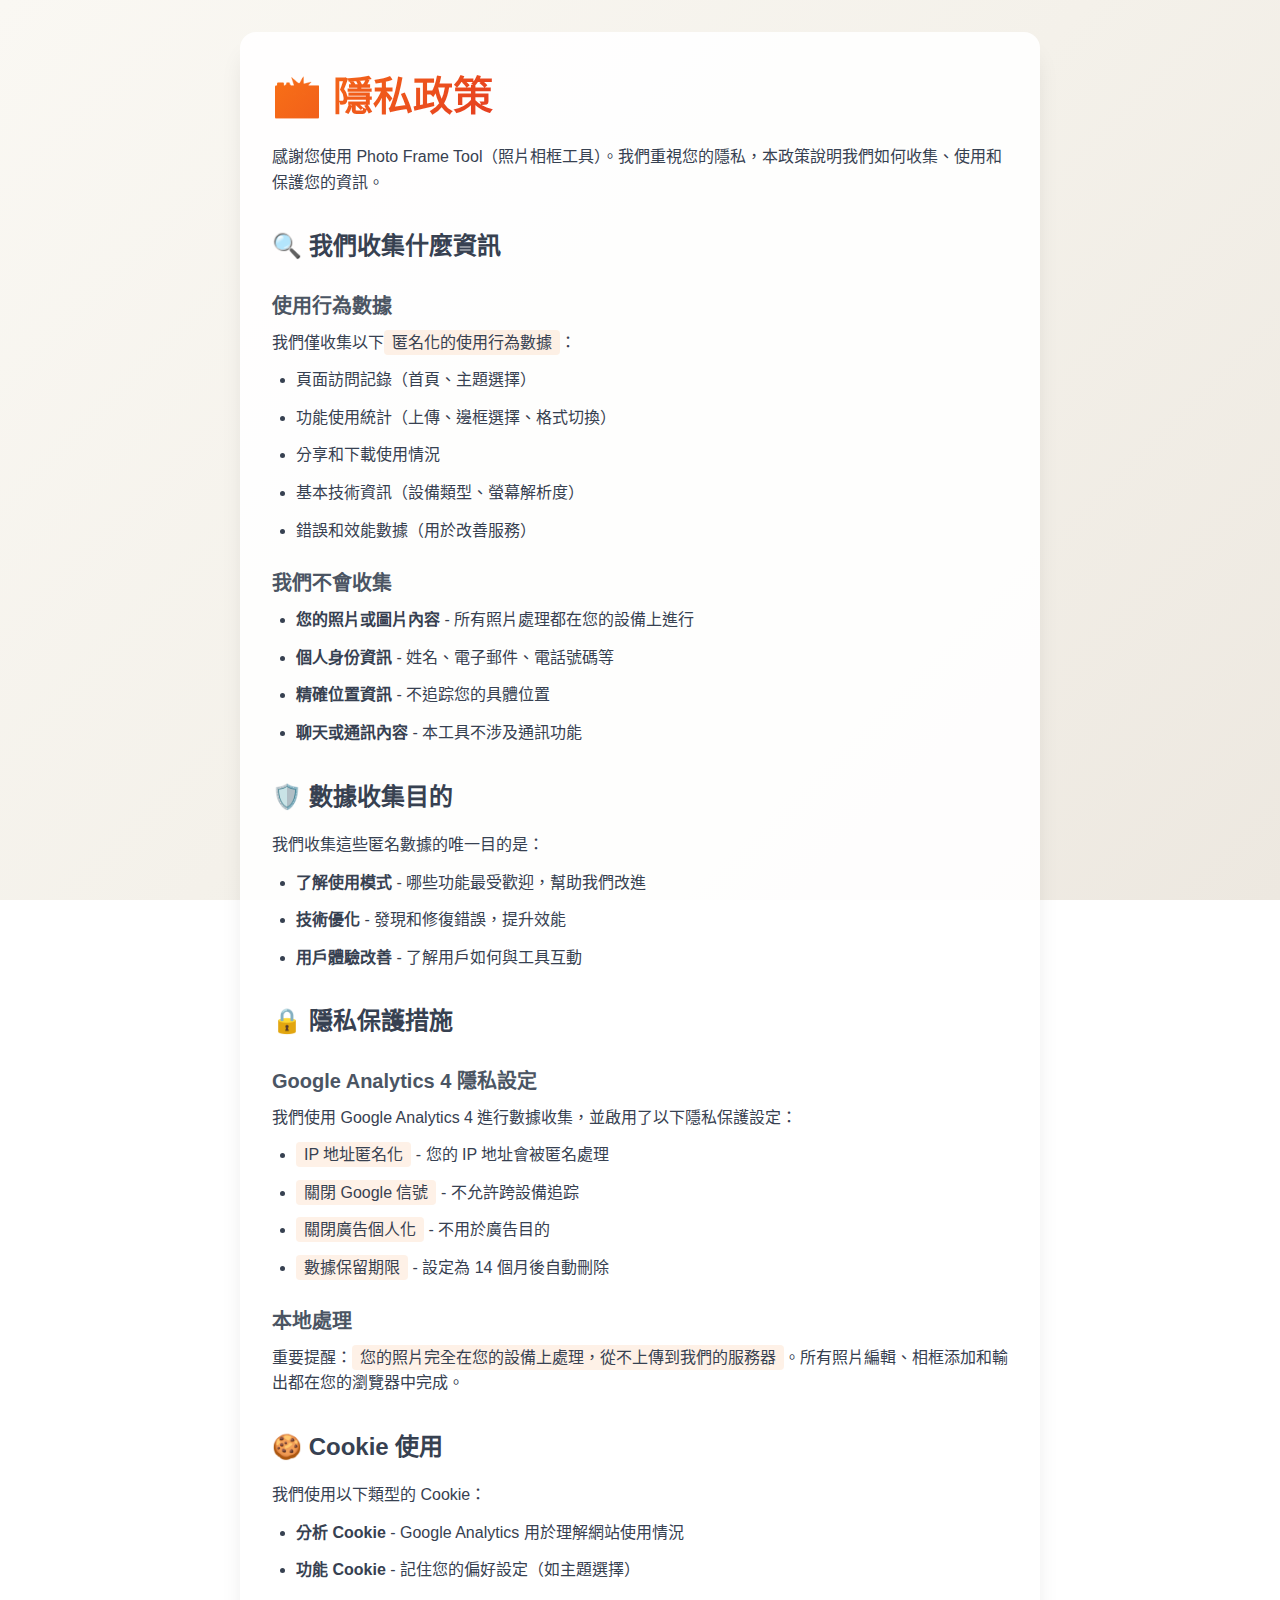
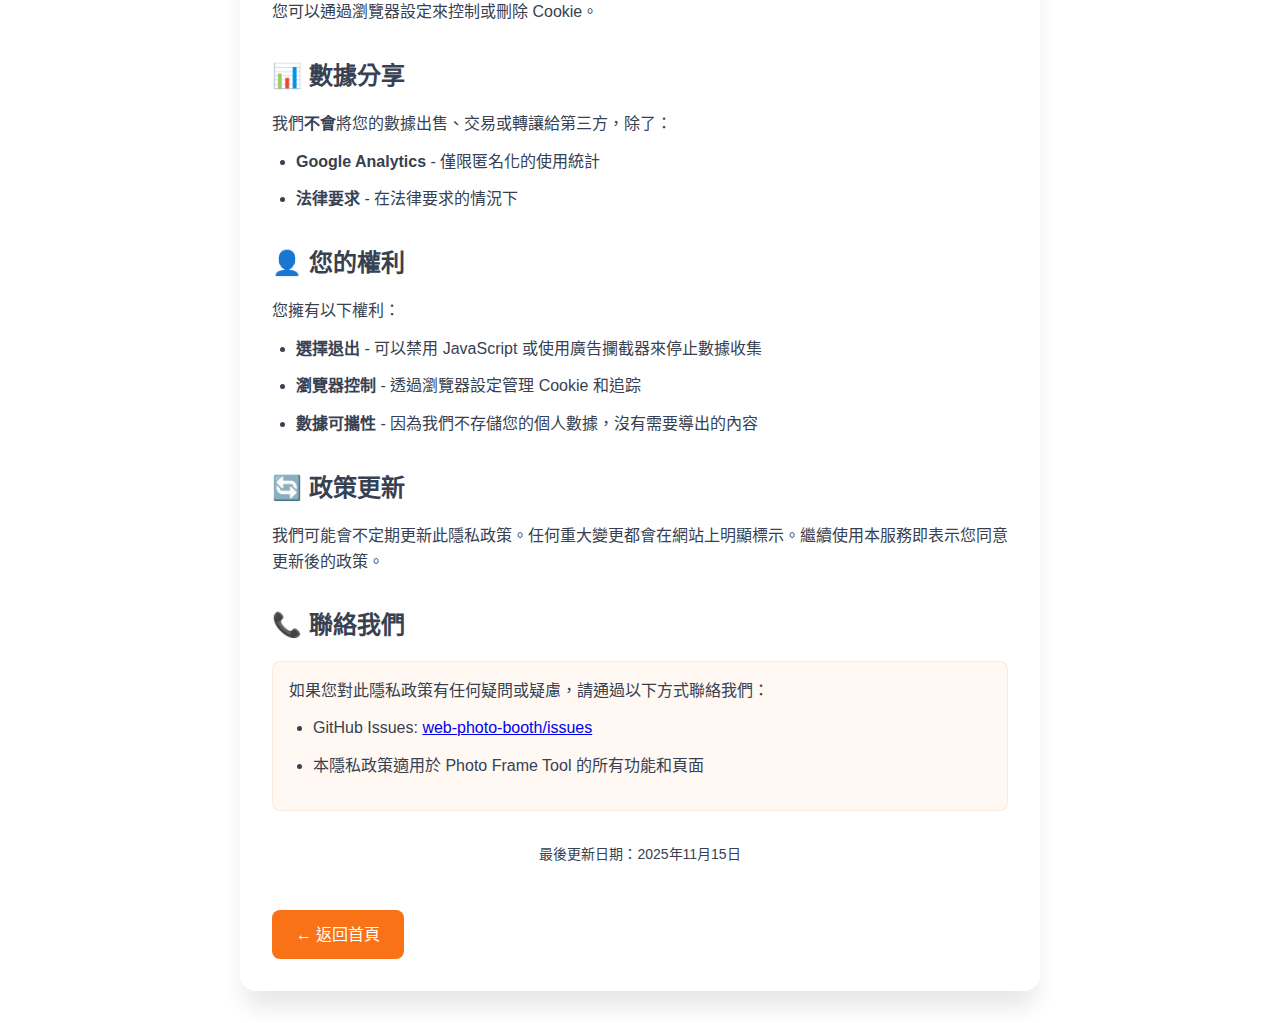
<file: privacy.html>
<!DOCTYPE html>
<html lang="zh-TW">
<head>
    <meta charset="UTF-8">
    <meta name="viewport" content="width=device-width, initial-scale=1.0">
    <title>隱私政策 - Photo Frame Tool</title>
    
    <!-- Google Analytics -->
    <script async src="https://www.googletagmanager.com/gtag/js?id=G-GPLJLSF9S0"></script>
    <script>
      window.dataLayer = window.dataLayer || [];
      function gtag(){dataLayer.push(arguments);}
      gtag('js', new Date());
      gtag('config', 'G-GPLJLSF9S0', {
        // 隱私友善設定
        anonymize_ip: true,
        allow_google_signals: false,
        allow_ad_personalization_signals: false
      });
    </script>
    
    <style>
        * {
            margin: 0;
            padding: 0;
            box-sizing: border-box;
        }
        
        body {
            font-family: -apple-system, BlinkMacSystemFont, 'Inter', 'Segoe UI', Roboto, 'Helvetica Neue', Arial, sans-serif;
            background: linear-gradient(135deg, #faf8f3 0%, #f4f1ea 50%, #ede8e0 100%);
            background-attachment: fixed;
            min-height: 100vh;
            color: #1c1917;
            line-height: 1.6;
        }
        
        .container {
            max-width: 800px;
            margin: 0 auto;
            padding: 2rem;
            background: rgba(255, 255, 255, 0.9);
            margin-top: 2rem;
            margin-bottom: 2rem;
            border-radius: 1rem;
            box-shadow: 0 20px 25px -5px rgba(0, 0, 0, 0.1);
        }
        
        h1 {
            font-size: 2.5rem;
            font-weight: 700;
            margin-bottom: 1rem;
            background: linear-gradient(135deg, #f97316 0%, #dc2626 50%, #15b981 100%);
            -webkit-background-clip: text;
            -webkit-text-fill-color: transparent;
            background-clip: text;
        }
        
        h2 {
            font-size: 1.5rem;
            font-weight: 600;
            margin: 2rem 0 1rem 0;
            color: #374151;
        }
        
        h3 {
            font-size: 1.25rem;
            font-weight: 600;
            margin: 1.5rem 0 0.5rem 0;
            color: #4b5563;
        }
        
        p, li {
            margin-bottom: 0.75rem;
            color: #374151;
        }
        
        ul {
            margin-left: 1.5rem;
            margin-bottom: 1rem;
        }
        
        .highlight {
            background: rgba(249, 115, 22, 0.1);
            padding: 0.25rem 0.5rem;
            border-radius: 0.25rem;
            font-weight: 500;
        }
        
        .back-link {
            display: inline-block;
            margin-top: 2rem;
            padding: 0.75rem 1.5rem;
            background: #f97316;
            color: white;
            text-decoration: none;
            border-radius: 0.5rem;
            font-weight: 500;
            transition: background 0.2s ease;
        }
        
        .back-link:hover {
            background: #ea580c;
        }
        
        .contact-info {
            background: rgba(249, 115, 22, 0.05);
            padding: 1rem;
            border-radius: 0.5rem;
            border: 1px solid rgba(249, 115, 22, 0.1);
            margin: 1rem 0;
        }
        
        .last-updated {
            color: #6b7280;
            font-size: 0.875rem;
            margin-top: 2rem;
            text-align: center;
        }
        
        @media (max-width: 640px) {
            .container {
                margin: 1rem;
                padding: 1.5rem;
            }
            
            h1 {
                font-size: 2rem;
            }
        }
    </style>
</head>
<body>
    <div class="container">
        <h1>📸 隱私政策</h1>
        
        <p>感謝您使用 Photo Frame Tool（照片相框工具）。我們重視您的隱私，本政策說明我們如何收集、使用和保護您的資訊。</p>
        
        <h2>🔍 我們收集什麼資訊</h2>
        
        <h3>使用行為數據</h3>
        <p>我們僅收集以下<span class="highlight">匿名化的使用行為數據</span>：</p>
        <ul>
            <li>頁面訪問記錄（首頁、主題選擇）</li>
            <li>功能使用統計（上傳、邊框選擇、格式切換）</li>
            <li>分享和下載使用情況</li>
            <li>基本技術資訊（設備類型、螢幕解析度）</li>
            <li>錯誤和效能數據（用於改善服務）</li>
        </ul>
        
        <h3>我們不會收集</h3>
        <ul>
            <li><strong>您的照片或圖片內容</strong> - 所有照片處理都在您的設備上進行</li>
            <li><strong>個人身份資訊</strong> - 姓名、電子郵件、電話號碼等</li>
            <li><strong>精確位置資訊</strong> - 不追踪您的具體位置</li>
            <li><strong>聊天或通訊內容</strong> - 本工具不涉及通訊功能</li>
        </ul>
        
        <h2>🛡️ 數據收集目的</h2>
        
        <p>我們收集這些匿名數據的唯一目的是：</p>
        <ul>
            <li><strong>了解使用模式</strong> - 哪些功能最受歡迎，幫助我們改進</li>
            <li><strong>技術優化</strong> - 發現和修復錯誤，提升效能</li>
            <li><strong>用戶體驗改善</strong> - 了解用戶如何與工具互動</li>
        </ul>
        
        <h2>🔒 隱私保護措施</h2>
        
        <h3>Google Analytics 4 隱私設定</h3>
        <p>我們使用 Google Analytics 4 進行數據收集，並啟用了以下隱私保護設定：</p>
        <ul>
            <li><span class="highlight">IP 地址匿名化</span> - 您的 IP 地址會被匿名處理</li>
            <li><span class="highlight">關閉 Google 信號</span> - 不允許跨設備追踪</li>
            <li><span class="highlight">關閉廣告個人化</span> - 不用於廣告目的</li>
            <li><span class="highlight">數據保留期限</span> - 設定為 14 個月後自動刪除</li>
        </ul>
        
        <h3>本地處理</h3>
        <p>重要提醒：<span class="highlight">您的照片完全在您的設備上處理，從不上傳到我們的服務器</span>。所有照片編輯、相框添加和輸出都在您的瀏覽器中完成。</p>
        
        <h2>🍪 Cookie 使用</h2>
        
        <p>我們使用以下類型的 Cookie：</p>
        <ul>
            <li><strong>分析 Cookie</strong> - Google Analytics 用於理解網站使用情況</li>
            <li><strong>功能 Cookie</strong> - 記住您的偏好設定（如主題選擇）</li>
        </ul>
        
        <p>您可以通過瀏覽器設定來控制或刪除 Cookie。</p>
        
        <h2>📊 數據分享</h2>
        
        <p>我們<strong>不會</strong>將您的數據出售、交易或轉讓給第三方，除了：</p>
        <ul>
            <li><strong>Google Analytics</strong> - 僅限匿名化的使用統計</li>
            <li><strong>法律要求</strong> - 在法律要求的情況下</li>
        </ul>
        
        <h2>👤 您的權利</h2>
        
        <p>您擁有以下權利：</p>
        <ul>
            <li><strong>選擇退出</strong> - 可以禁用 JavaScript 或使用廣告攔截器來停止數據收集</li>
            <li><strong>瀏覽器控制</strong> - 透過瀏覽器設定管理 Cookie 和追踪</li>
            <li><strong>數據可攜性</strong> - 因為我們不存儲您的個人數據，沒有需要導出的內容</li>
        </ul>
        
        <h2>🔄 政策更新</h2>
        
        <p>我們可能會不定期更新此隱私政策。任何重大變更都會在網站上明顯標示。繼續使用本服務即表示您同意更新後的政策。</p>
        
        <h2>📞 聯絡我們</h2>
        
        <div class="contact-info">
            <p>如果您對此隱私政策有任何疑問或疑慮，請通過以下方式聯絡我們：</p>
            <ul>
                <li>GitHub Issues: <a href="https://github.com/calebtestbeta/web-photo-booth/issues" target="_blank">web-photo-booth/issues</a></li>
                <li>本隱私政策適用於 Photo Frame Tool 的所有功能和頁面</li>
            </ul>
        </div>
        
        <div class="last-updated">
            <p>最後更新日期：2025年11月15日</p>
        </div>
        
        <a href="index.html" class="back-link">← 返回首頁</a>
    </div>

    <!-- Analytics Module -->
    <script type="module">
        import { analytics } from './src/analytics.js';
        
        // 追蹤隱私政策頁面訪問
        document.addEventListener('DOMContentLoaded', () => {
            analytics.trackPageView('privacy_policy', 'homepage');
        });
    </script>
</body>
</html>
</file>
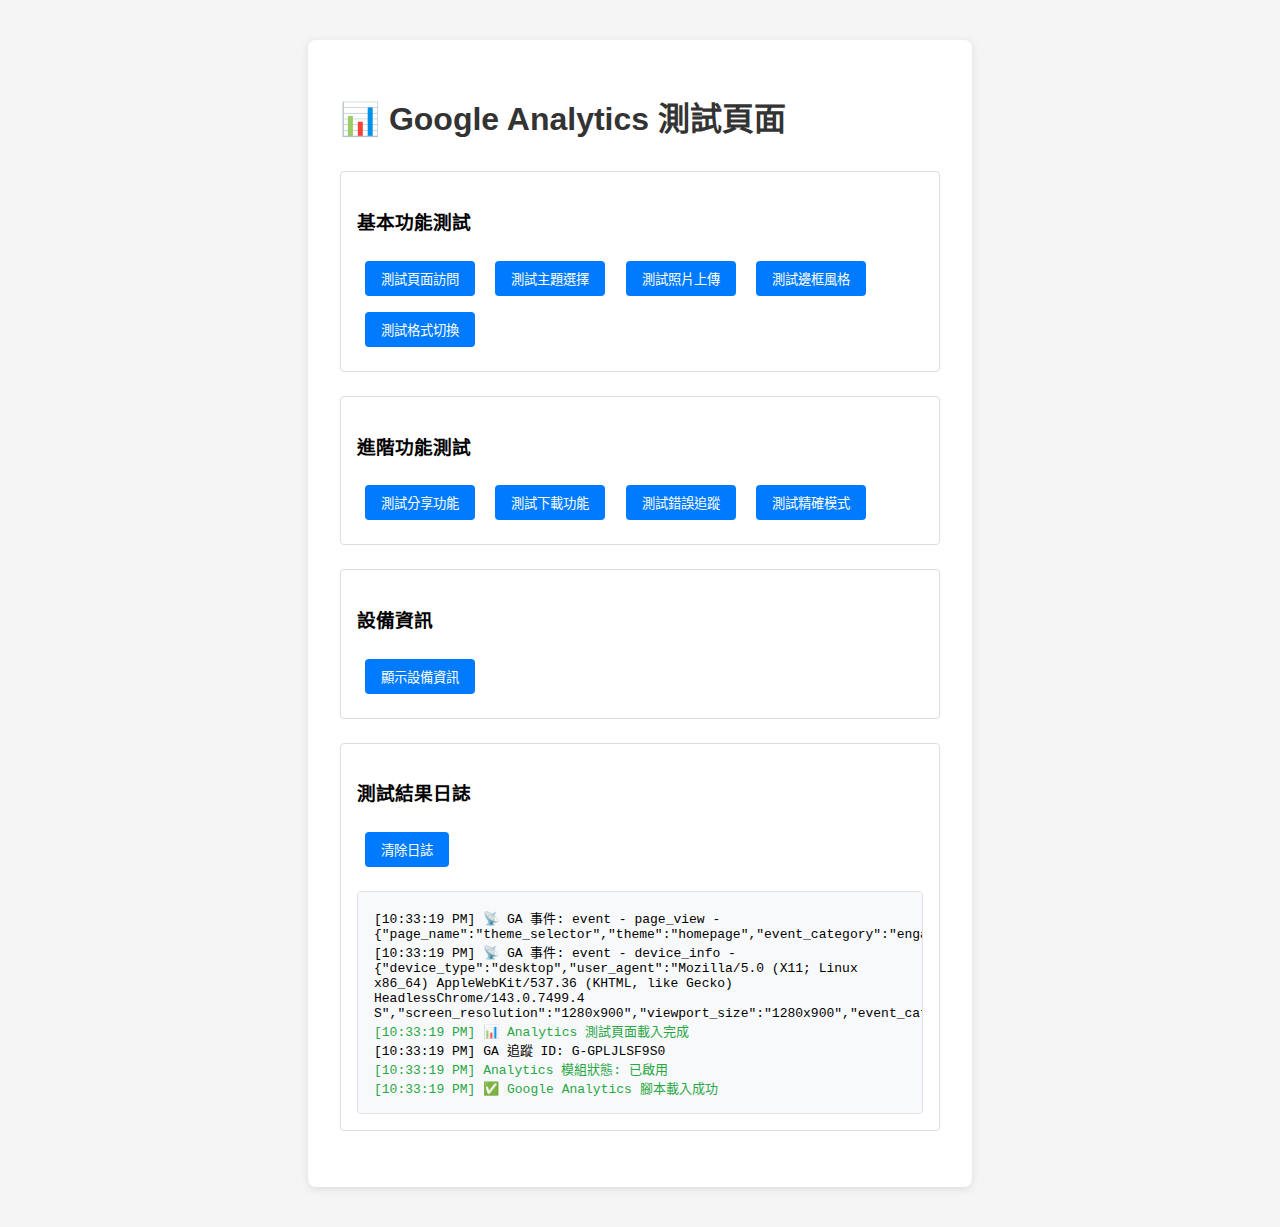
<file: test-analytics.html>
<!DOCTYPE html>
<html lang="zh-TW">
<head>
    <meta charset="UTF-8">
    <meta name="viewport" content="width=device-width, initial-scale=1.0">
    <title>Analytics 測試頁面</title>
    
    <!-- Google Analytics -->
    <script async src="https://www.googletagmanager.com/gtag/js?id=G-GPLJLSF9S0"></script>
    <script>
      window.dataLayer = window.dataLayer || [];
      function gtag(){dataLayer.push(arguments);}
      gtag('js', new Date());
      gtag('config', 'G-GPLJLSF9S0', {
        // 隱私友善設定
        anonymize_ip: true,
        allow_google_signals: false,
        allow_ad_personalization_signals: false
      });
    </script>
    
    <style>
        body {
            font-family: -apple-system, BlinkMacSystemFont, 'Segoe UI', Roboto, sans-serif;
            padding: 2rem;
            background: #f5f5f5;
        }
        
        .container {
            max-width: 600px;
            margin: 0 auto;
            background: white;
            padding: 2rem;
            border-radius: 8px;
            box-shadow: 0 2px 10px rgba(0,0,0,0.1);
        }
        
        h1 {
            color: #333;
            margin-bottom: 2rem;
        }
        
        .test-section {
            margin: 1.5rem 0;
            padding: 1rem;
            border: 1px solid #ddd;
            border-radius: 4px;
        }
        
        button {
            background: #007bff;
            color: white;
            border: none;
            padding: 0.5rem 1rem;
            border-radius: 4px;
            cursor: pointer;
            margin: 0.5rem;
        }
        
        button:hover {
            background: #0056b3;
        }
        
        .log {
            background: #f8f9fa;
            border: 1px solid #dee2e6;
            border-radius: 4px;
            padding: 1rem;
            margin-top: 1rem;
            font-family: monospace;
            white-space: pre-wrap;
            max-height: 300px;
            overflow-y: auto;
        }
        
        .success {
            color: #28a745;
        }
        
        .error {
            color: #dc3545;
        }
    </style>
</head>
<body>
    <div class="container">
        <h1>📊 Google Analytics 測試頁面</h1>
        
        <div class="test-section">
            <h3>基本功能測試</h3>
            <button onclick="testPageView()">測試頁面訪問</button>
            <button onclick="testThemeSelection()">測試主題選擇</button>
            <button onclick="testPhotoUpload()">測試照片上傳</button>
            <button onclick="testFrameStyle()">測試邊框風格</button>
            <button onclick="testFormatChange()">測試格式切換</button>
        </div>
        
        <div class="test-section">
            <h3>進階功能測試</h3>
            <button onclick="testShare()">測試分享功能</button>
            <button onclick="testDownload()">測試下載功能</button>
            <button onclick="testError()">測試錯誤追蹤</button>
            <button onclick="testPrecisionMode()">測試精確模式</button>
        </div>
        
        <div class="test-section">
            <h3>設備資訊</h3>
            <button onclick="showDeviceInfo()">顯示設備資訊</button>
        </div>
        
        <div class="test-section">
            <h3>測試結果日誌</h3>
            <button onclick="clearLog()">清除日誌</button>
            <div id="log" class="log"></div>
        </div>
    </div>

    <script type="module">
        import { analytics } from './src/analytics.js';
        
        // 將 analytics 物件暴露到全域以便測試
        window.analytics = analytics;
        
        // 日誌功能
        window.logMessage = function(message, type = 'info') {
            const log = document.getElementById('log');
            const timestamp = new Date().toLocaleTimeString();
            const className = type === 'success' ? 'success' : type === 'error' ? 'error' : '';
            log.innerHTML += `<span class="${className}">[${timestamp}] ${message}</span>\n`;
            log.scrollTop = log.scrollHeight;
        };
        
        // 清除日誌
        window.clearLog = function() {
            document.getElementById('log').innerHTML = '';
        };
        
        // 測試函數
        window.testPageView = function() {
            try {
                analytics.trackPageView('test_page', 'test_theme');
                logMessage('✅ 頁面訪問事件已發送', 'success');
            } catch (error) {
                logMessage('❌ 頁面訪問事件發送失敗: ' + error.message, 'error');
            }
        };
        
        window.testThemeSelection = function() {
            try {
                analytics.trackThemeSelected('johnny-be-good', 'test');
                logMessage('✅ 主題選擇事件已發送', 'success');
            } catch (error) {
                logMessage('❌ 主題選擇事件發送失敗: ' + error.message, 'error');
            }
        };
        
        window.testPhotoUpload = function() {
            try {
                analytics.trackPhotoUpload('file_select', 'test_theme', 1234567);
                logMessage('✅ 照片上傳事件已發送', 'success');
            } catch (error) {
                logMessage('❌ 照片上傳事件發送失敗: ' + error.message, 'error');
            }
        };
        
        window.testFrameStyle = function() {
            try {
                analytics.trackFrameStyleSelected('modern-gallery', 'test_theme', false);
                logMessage('✅ 邊框風格選擇事件已發送', 'success');
            } catch (error) {
                logMessage('❌ 邊框風格選擇事件發送失敗: ' + error.message, 'error');
            }
        };
        
        window.testFormatChange = function() {
            try {
                analytics.trackFormatSelected('square', 'test_theme');
                logMessage('✅ 格式切換事件已發送', 'success');
            } catch (error) {
                logMessage('❌ 格式切換事件發送失敗: ' + error.message, 'error');
            }
        };
        
        window.testShare = function() {
            try {
                analytics.trackShare('native_share', 'square', 'test_theme', true);
                logMessage('✅ 分享事件已發送', 'success');
            } catch (error) {
                logMessage('❌ 分享事件發送失敗: ' + error.message, 'error');
            }
        };
        
        window.testDownload = function() {
            try {
                analytics.trackDownload('square', 'test_theme', true);
                logMessage('✅ 下載事件已發送', 'success');
            } catch (error) {
                logMessage('❌ 下載事件發送失敗: ' + error.message, 'error');
            }
        };
        
        window.testError = function() {
            try {
                analytics.trackError('test_error', '這是一個測試錯誤', 'test_context');
                logMessage('✅ 錯誤追蹤事件已發送', 'success');
            } catch (error) {
                logMessage('❌ 錯誤追蹤事件發送失敗: ' + error.message, 'error');
            }
        };
        
        window.testPrecisionMode = function() {
            try {
                analytics.trackPrecisionMode('enter', 'test_theme', 5000);
                logMessage('✅ 精確模式事件已發送', 'success');
            } catch (error) {
                logMessage('❌ 精確模式事件發送失敗: ' + error.message, 'error');
            }
        };
        
        window.showDeviceInfo = function() {
            try {
                const deviceType = analytics.getDeviceType();
                const currentTheme = analytics.getCurrentTheme();
                
                logMessage(`設備類型: ${deviceType}`, 'info');
                logMessage(`當前主題: ${currentTheme}`, 'info');
                logMessage(`螢幕解析度: ${screen.width}x${screen.height}`, 'info');
                logMessage(`視窗大小: ${window.innerWidth}x${window.innerHeight}`, 'info');
                logMessage(`用戶代理: ${navigator.userAgent.substring(0, 100)}...`, 'info');
                logMessage(`GA 是否啟用: ${analytics.isEnabled}`, 'info');
            } catch (error) {
                logMessage('❌ 獲取設備資訊失敗: ' + error.message, 'error');
            }
        };
        
        // 頁面載入時自動顯示初始化資訊
        document.addEventListener('DOMContentLoaded', () => {
            logMessage('📊 Analytics 測試頁面載入完成', 'success');
            logMessage(`GA 追蹤 ID: G-GPLJLSF9S0`, 'info');
            logMessage(`Analytics 模組狀態: ${analytics.isEnabled ? '已啟用' : '未啟用'}`, analytics.isEnabled ? 'success' : 'error');
            
            if (typeof gtag !== 'undefined') {
                logMessage('✅ Google Analytics 腳本載入成功', 'success');
            } else {
                logMessage('❌ Google Analytics 腳本載入失敗', 'error');
            }
        });
        
        // 監聽所有 gtag 調用（用於調試）
        if (typeof gtag !== 'undefined') {
            const originalGtag = gtag;
            window.gtag = function(...args) {
                logMessage(`📡 GA 事件: ${args[0]} - ${args[1]} - ${JSON.stringify(args[2] || {})}`, 'info');
                return originalGtag.apply(this, args);
            };
        }
    </script>
</body>
</html>
</file>
<file: themes/christmas.css>
/* Christmas Magic Theme - Red/Green Color System */

:root {
    /* Primary Colors - 節慶紅色系統 */
    --primary-50: #fef2f2;
    --primary-100: #fee2e2;
    --primary-200: #fecaca;
    --primary-300: #fca5a5;
    --primary-400: #f87171;
    --primary-500: #dc2626;
    --primary-600: #b91c1c;
    --primary-700: #991b1b;
    --primary-800: #7f1d1d;
    --primary-900: #450a0a;
    
    /* Secondary Colors - 聖誕綠色系統 */
    --secondary-50: #f0fdf4;
    --secondary-100: #dcfce7;
    --secondary-200: #bbf7d0;
    --secondary-300: #86efac;
    --secondary-400: #4ade80;
    --secondary-500: #15b981;
    --secondary-600: #059669;
    --secondary-700: #047857;
    --secondary-800: #065f46;
    --secondary-900: #064e3b;
    
    /* Accent Colors - 金色裝飾 */
    --accent-50: #fffbeb;
    --accent-100: #fef3c7;
    --accent-200: #fde68a;
    --accent-300: #fcd34d;
    --accent-400: #fbbf24;
    --accent-500: #f59e0b;
    --accent-600: #d97706;
    --accent-700: #b45309;
    --accent-800: #92400e;
    --accent-900: #78350f;
    
    /* Semantic Colors */
    --success-50: #f0fdf4;
    --success-500: #15b981;
    --success-600: #059669;
    --error-50: #fef2f2;
    --error-500: #dc2626;
    --error-600: #b91c1c;
    --warning-50: #fffbeb;
    --warning-500: #f59e0b;
    --warning-600: #d97706;
    
    /* Theme-specific Background Colors */
    --bg-primary: #fefefe;
    --bg-secondary: #fef7f7;
    --bg-tertiary: #fef2f2;
    --text-primary: var(--neutral-900);
    --text-secondary: var(--neutral-700);
    --text-tertiary: var(--neutral-600);
    --border-primary: #fecaca;
    --border-secondary: #fee2e2;
}

/* Christmas-specific Body Background */
body {
    background: linear-gradient(135deg, #fefefe 0%, #fef7f7 50%, #fef2f2 100%);
    background-image: 
        radial-gradient(circle at 20% 80%, rgba(220, 38, 38, 0.03) 0%, transparent 50%),
        radial-gradient(circle at 80% 20%, rgba(21, 185, 129, 0.03) 0%, transparent 50%),
        radial-gradient(circle at 40% 40%, rgba(245, 158, 11, 0.02) 0%, transparent 50%);
}

/* Christmas-specific Header Background */
.header {
    background: linear-gradient(135deg, var(--bg-secondary) 0%, rgba(255, 255, 255, 0.95) 100%);
    border-bottom: 1px solid rgba(220, 38, 38, 0.12);
    box-shadow: 0 1px 3px rgba(220, 38, 38, 0.05);
}

/* Mobile Header with Christmas theme backdrop */
@media (max-width: 767px) {
    .header {
        background: var(--bg-secondary);
        background: rgba(254, 247, 247, 0.95);
        backdrop-filter: blur(8px);
        box-shadow: 0 1px 3px rgba(220, 38, 38, 0.05);
        border-bottom: 1px solid rgba(220, 38, 38, 0.12);
    }
}

/* Christmas-specific Canvas Container Background */
.canvas-container {
    background: radial-gradient(ellipse at center, rgba(220, 38, 38, 0.03) 0%, var(--bg-primary) 70%);
}

/* Christmas-specific Canvas Card Styling */
.canvas-card {
    background: rgba(255, 255, 255, 0.95);
    box-shadow: 
        var(--shadow-2xl),
        0 0 40px rgba(220, 38, 38, 0.08),
        0 0 20px rgba(21, 185, 129, 0.05);
    border: 1px solid rgba(220, 38, 38, 0.15);
}

.canvas-card:hover {
    box-shadow: 
        0 32px 64px -12px rgba(0, 0, 0, 0.1),
        0 25px 50px -12px rgba(220, 38, 38, 0.12),
        0 0 30px rgba(21, 185, 129, 0.08);
    border-color: rgba(220, 38, 38, 0.25);
}

/* Christmas-specific Toolbar Styling */
.toolbar {
    background: rgba(255, 255, 255, 0.95);
    border: 1px solid rgba(220, 38, 38, 0.15);
    box-shadow: 
        var(--shadow-2xl),
        0 0 30px rgba(220, 38, 38, 0.08),
        0 0 15px rgba(21, 185, 129, 0.05);
}

.toolbar:hover {
    box-shadow: 
        var(--shadow-2xl),
        0 0 0 1px rgba(220, 38, 38, 0.2),
        0 0 20px rgba(21, 185, 129, 0.08);
}

/* Christmas-specific Button Hover Effects */
.format-btn:hover,
.toolbar-btn:hover {
    border-color: var(--primary-400);
    color: var(--primary-600);
    background: linear-gradient(135deg, rgba(220, 38, 38, 0.05) 0%, rgba(21, 185, 129, 0.03) 100%);
}

.position-btn:hover {
    border-color: var(--primary-400);
    color: var(--primary-500);
    background: rgba(220, 38, 38, 0.05);
}

/* Christmas-specific Primary Button */
.toolbar-btn.primary {
    background: linear-gradient(135deg, var(--primary-500) 0%, var(--primary-600) 100%);
    border-color: var(--primary-600);
}

.toolbar-btn.primary:hover {
    background: linear-gradient(135deg, var(--primary-400) 0%, var(--primary-500) 100%);
    border-color: var(--primary-500);
}

/* Christmas-specific Active States */
.format-btn.active {
    background: linear-gradient(135deg, var(--primary-500) 0%, var(--secondary-500) 100%);
    border-color: var(--primary-600);
    color: white;
    box-shadow: 
        var(--shadow-lg),
        0 0 20px rgba(220, 38, 38, 0.3),
        0 0 10px rgba(21, 185, 129, 0.2);
}

.format-btn.active:hover {
    background: linear-gradient(135deg, var(--primary-400) 0%, var(--secondary-400) 100%);
    border-color: var(--primary-500);
    box-shadow: 
        var(--shadow-xl),
        0 0 25px rgba(220, 38, 38, 0.4),
        0 0 15px rgba(21, 185, 129, 0.3);
}

/* Christmas-specific Canvas Interactions */
#mainCanvas:not(.has-image):hover {
    border-color: var(--primary-400);
    box-shadow: 
        var(--shadow-lg),
        0 0 0 1px var(--primary-100),
        0 0 20px var(--primary-200),
        0 0 10px var(--secondary-200);
}

#mainCanvas.has-image {
    border-color: var(--primary-400);
    box-shadow: 
        var(--shadow-lg),
        0 0 0 1px var(--primary-100),
        0 0 20px var(--primary-200),
        0 0 10px var(--secondary-200);
}

#mainCanvas.has-image:hover {
    border-color: var(--primary-500);
    box-shadow: 
        var(--shadow-xl),
        0 0 0 1px var(--primary-200),
        0 0 30px var(--primary-300),
        0 0 15px var(--secondary-300);
}

/* Christmas-specific Precision Mode */
#mainCanvas.precision-mode {
    border-color: var(--accent-500);
    box-shadow: 
        var(--shadow-xl),
        0 0 0 2px rgba(245, 158, 11, 0.3),
        0 0 30px rgba(245, 158, 11, 0.2),
        0 0 15px rgba(220, 38, 38, 0.1);
}

/* Christmas-specific Placeholder Text */
.placeholder-text {
    background: linear-gradient(135deg, var(--primary-600) 0%, var(--secondary-600) 100%);
    -webkit-background-clip: text;
    -webkit-text-fill-color: transparent;
    background-clip: text;
    animation: christmasGlow 3s ease-in-out infinite;
}

.placeholder-icon {
    color: var(--primary-500);
    filter: drop-shadow(0 0 8px rgba(220, 38, 38, 0.3));
    animation: christmasGlow 3s ease-in-out infinite;
}

/* Christmas-specific Gesture Hints */
.gesture-hint {
    background: rgba(255, 255, 255, 0.98);
    border: 2px solid var(--primary-400);
    color: var(--primary-600);
    box-shadow: 
        var(--shadow-lg),
        0 0 20px rgba(220, 38, 38, 0.2),
        0 0 10px rgba(21, 185, 129, 0.1);
}

/* Desktop App Container Styling */
@media (min-width: 768px) {
    .app-container {
        box-shadow: 
            0 8px 32px rgba(220, 38, 38, 0.15),
            0 4px 16px rgba(21, 185, 129, 0.08);
        background: var(--bg-primary);
    }
    
    /* Christmas-specific Desktop Toolbar */
    .toolbar {
        background: linear-gradient(135deg, var(--bg-secondary) 0%, rgba(255, 255, 255, 0.98) 100%);
        border-top: 1px solid rgba(220, 38, 38, 0.12);
        box-shadow: 
            0 -1px 3px rgba(220, 38, 38, 0.05),
            0 0 15px rgba(21, 185, 129, 0.03);
    }
}

/* Christmas Animation Keyframes */
@keyframes christmasGlow {
    0%, 100% {
        filter: drop-shadow(0 0 8px rgba(220, 38, 38, 0.3));
    }
    33% {
        filter: drop-shadow(0 0 12px rgba(21, 185, 129, 0.4));
    }
    66% {
        filter: drop-shadow(0 0 10px rgba(245, 158, 11, 0.3));
    }
}

/* Christmas Loading Animation */
.loading-spinner .icon {
    color: var(--primary-500);
    filter: drop-shadow(0 0 8px rgba(220, 38, 38, 0.3));
}

/* Christmas Status Messages */
.status-message.success {
    background: linear-gradient(135deg, var(--success-50) 0%, var(--secondary-50) 100%);
    color: var(--success-600);
    border: 1px solid var(--success-300);
}

.status-message.error {
    background: linear-gradient(135deg, var(--error-50) 0%, var(--primary-50) 100%);
    color: var(--error-600);
    border: 1px solid var(--error-300);
}
</file>
<file: themes/johnny-be-good.css>
/* Johnny Be Good Theme - Orange/Warm Color System */

:root {
    /* Primary Colors - 溫暖橙色系統 */
    --primary-50: #fff7ed;
    --primary-100: #ffedd5;
    --primary-200: #fed7aa;
    --primary-300: #fdba74;
    --primary-400: #fb923c;
    --primary-500: #f97316;
    --primary-600: #ea580c;
    --primary-700: #c2410c;
    --primary-800: #9a3412;
    --primary-900: #7c2d12;
    
    /* Semantic Colors */
    --success-50: #ecfdf5;
    --success-500: #10b981;
    --success-600: #059669;
    --error-50: #fef2f2;
    --error-500: #ef4444;
    --error-600: #dc2626;
    --warning-50: #fffbeb;
    --warning-500: #f59e0b;
    --warning-600: #d97706;
    
    /* Theme-specific Background Colors */
    --bg-primary: #faf8f3;
    --bg-secondary: #f4f1ea;
    --bg-tertiary: #ede8e0;
    --text-primary: var(--neutral-900);
    --text-secondary: var(--neutral-700);
    --text-tertiary: var(--neutral-600);
    --border-primary: #e5ddd2;
    --border-secondary: #d6cdc0;
}

/* Theme-specific Body Background */
body {
    background: linear-gradient(135deg, #faf8f3 0%, #f4f1ea 50%, #ede8e0 100%);
}

/* Theme-specific Header Background */
.header {
    background: linear-gradient(135deg, var(--bg-secondary) 0%, rgba(255, 255, 255, 0.95) 100%);
    border-bottom: 1px solid rgba(251, 146, 60, 0.12);
}

/* Mobile Header with theme-specific backdrop */
@media (max-width: 767px) {
    .header {
        background: var(--bg-secondary);
        background: rgba(244, 241, 234, 0.95);
        backdrop-filter: blur(8px);
        box-shadow: 0 1px 3px rgba(0, 0, 0, 0.05);
        border-bottom: 1px solid rgba(251, 146, 60, 0.12);
    }
}

/* Theme-specific Canvas Container Background */
.canvas-container {
    background: radial-gradient(ellipse at center, rgba(251, 146, 60, 0.05) 0%, var(--bg-primary) 70%);
}

/* Theme-specific Canvas Card Styling */
.canvas-card {
    background: rgba(255, 255, 255, 0.9);
    box-shadow: 
        var(--shadow-2xl),
        0 0 40px rgba(251, 146, 60, 0.08);
    border: 1px solid rgba(251, 146, 60, 0.15);
}

.canvas-card:hover {
    box-shadow: 
        0 32px 64px -12px rgba(0, 0, 0, 0.1),
        0 25px 50px -12px rgba(251, 146, 60, 0.12);
    border-color: rgba(251, 146, 60, 0.25);
}

/* Theme-specific Toolbar Styling */
.toolbar {
    background: rgba(255, 255, 255, 0.95);
    border: 1px solid rgba(251, 146, 60, 0.15);
    box-shadow: 
        var(--shadow-2xl),
        0 0 30px rgba(251, 146, 60, 0.08);
}

.toolbar:hover {
    box-shadow: 
        var(--shadow-2xl),
        0 0 0 1px rgba(251, 146, 60, 0.2);
}

/* Theme-specific Button Hover Effects */
.format-btn:hover,
.toolbar-btn:hover {
    border-color: var(--primary-400);
    color: var(--primary-600);
    background: rgba(251, 146, 60, 0.05);
}

.position-btn:hover {
    border-color: var(--primary-400);
    color: var(--primary-500);
    background: rgba(251, 146, 60, 0.05);
}

/* Desktop App Container Styling */
@media (min-width: 768px) {
    .app-container {
        box-shadow: 0 8px 32px rgba(251, 146, 60, 0.15);
        background: var(--bg-primary);
    }
}
</file>
<file: themes/new-year.css>
/* HELLO 2026 New Year Theme - Champagne Gold System */

:root {
    /* Primary Colors - 香檳金色系統 */
    --primary-50: #fffbeb;
    --primary-100: #fef3c7;
    --primary-200: #fde68a;
    --primary-300: #fcd34d;
    --primary-400: #f3e5ab;
    --primary-500: #d4af37;  /* 香檳金主色 */
    --primary-600: #b8941f;  /* 深金色（文字用） */
    --primary-700: #957818;
    --primary-800: #7c6315;
    --primary-900: #654f13;

    /* Accent Colors - 新年金色亮點 */
    --accent-50: #fef3c7;
    --accent-500: #d97706;
    --accent-600: #b45309;

    /* Semantic Colors */
    --success-500: #10b981;
    --error-500: #ef4444;
    --warning-500: #d4af37;

    /* Theme-specific Background Colors */
    --bg-primary: #fffbf5;     /* 溫暖米白 */
    --bg-secondary: #fef8f0;   /* 淺金背景 */
    --bg-tertiary: #fef3c7;    /* 金色輔助背景 */
    --text-primary: #1c1917;   /* 深色文字 */
    --text-secondary: #78716c;
    --text-tertiary: #a8a29e;
    --border-primary: #fde68a;
    --border-secondary: #fef3c7;
}

/* ========================================
   New Year Body Background
   ======================================== */
body {
    background: linear-gradient(135deg, #fffbf5 0%, #fef8f0 50%, #fef3c7 100%);
    background-image:
        radial-gradient(circle at 20% 80%, rgba(212, 175, 55, 0.05) 0%, transparent 50%),
        radial-gradient(circle at 80% 20%, rgba(243, 229, 171, 0.08) 0%, transparent 50%),
        radial-gradient(circle at 40% 40%, rgba(252, 211, 77, 0.03) 0%, transparent 50%);
}

/* ========================================
   Header Styling
   ======================================== */
.header {
    background: linear-gradient(135deg, var(--bg-secondary) 0%, rgba(255, 255, 255, 0.95) 100%);
    border-bottom: 1px solid rgba(212, 175, 55, 0.15);
    box-shadow: 0 1px 3px rgba(212, 175, 55, 0.08);
}

@media (max-width: 767px) {
    .header {
        background: rgba(254, 248, 240, 0.95);
        backdrop-filter: blur(8px);
        box-shadow: 0 1px 3px rgba(212, 175, 55, 0.08);
        border-bottom: 1px solid rgba(212, 175, 55, 0.15);
    }
}

/* ========================================
   Canvas Container
   ======================================== */
.canvas-container {
    background: radial-gradient(ellipse at center, rgba(212, 175, 55, 0.06) 0%, var(--bg-primary) 70%);
}

.canvas-card {
    background: rgba(255, 255, 255, 0.95);
    box-shadow:
        var(--shadow-2xl),
        0 0 40px rgba(212, 175, 55, 0.12);
    border: 1px solid rgba(212, 175, 55, 0.2);
}

.canvas-card:hover {
    box-shadow:
        0 32px 64px -12px rgba(0, 0, 0, 0.1),
        0 25px 50px -12px rgba(212, 175, 55, 0.18);
    border-color: rgba(212, 175, 55, 0.3);
}

/* ========================================
   Toolbar
   ======================================== */
.toolbar {
    background: rgba(255, 255, 255, 0.95);
    border: 1px solid rgba(212, 175, 55, 0.2);
    box-shadow:
        var(--shadow-2xl),
        0 0 30px rgba(212, 175, 55, 0.1);
}

/* ========================================
   Button States
   ======================================== */
.format-btn:hover,
.toolbar-btn:hover {
    border-color: var(--primary-500);
    color: var(--primary-600);
    background: rgba(212, 175, 55, 0.05);
}

.format-btn.active,
.toolbar-btn.primary {
    background: linear-gradient(135deg, var(--primary-500) 0%, var(--primary-600) 100%);
    color: white;
    border-color: var(--primary-600);
    box-shadow: 0 4px 12px rgba(212, 175, 55, 0.3);
}

.format-btn:disabled {
    opacity: 0.4;
    cursor: not-allowed;
    background: var(--bg-tertiary);
    border-color: var(--border-secondary);
}

/* ========================================
   Precision Mode
   ======================================== */
.canvas-card.precision-mode {
    box-shadow:
        0 0 0 3px rgba(212, 175, 55, 0.3),
        var(--shadow-2xl);
}

/* ========================================
   Loading Spinner
   ======================================== */
.loading-spinner .spinner {
    border-color: var(--primary-200);
    border-top-color: var(--primary-500);
}

/* ========================================
   Gesture Hints
   ======================================== */
.gesture-hint {
    background: rgba(255, 251, 235, 0.95);
    border: 2px solid var(--primary-500);
    color: var(--primary-700);
    box-shadow: 0 4px 12px rgba(212, 175, 55, 0.2);
}

.gesture-help {
    background: rgba(255, 251, 235, 0.9);
    color: var(--primary-700);
}

/* ========================================
   Precision Panel (確保與主題色協調)
   ======================================== */
.precision-panel,
.precision-panel-floating {
    border-color: rgba(212, 175, 55, 0.2);
}

.precision-panel input[type="range"]::-webkit-slider-thumb {
    background: var(--primary-500);
}

.precision-panel input[type="range"]::-moz-range-thumb {
    background: var(--primary-500);
}
</file>
<file: styles/app.css>
/* Reset and base styles */
* {
    margin: 0;
    padding: 0;
    box-sizing: border-box;
}

html {
    font-size: 16px;
    -webkit-text-size-adjust: 100%;
}

body {
    font-family: -apple-system, BlinkMacSystemFont, 'Segoe UI', Roboto, sans-serif;
    background: #2c2c2c;
    color: #fff;
    line-height: 1.4;
    overflow-x: hidden;
    -webkit-touch-callout: none;
    -webkit-user-select: none;
    user-select: none;
}

/* App container */
.app-container {
    display: flex;
    flex-direction: column;
    min-height: 100vh;
    max-width: 100vw;
}

/* Header */
.header {
    background: #3a3a3a;
    padding: 1rem;
    box-shadow: 0 2px 4px rgba(0,0,0,0.3);
    position: relative;
    z-index: 10;
}

.title {
    font-size: 1.5rem;
    font-weight: 600;
    text-align: center;
    color: #fff;
}

.status-message {
    margin-top: 0.5rem;
    text-align: center;
    font-size: 0.875rem;
    min-height: 1.2rem;
    color: #ccc;
}

.status-message.error {
    color: #e74c3c;
}

.status-message.success {
    color: #27ae60;
}

/* Canvas container */
.canvas-container {
    flex: 1;
    display: flex;
    align-items: center;
    justify-content: center;
    padding: 1rem;
    position: relative;
    min-height: 0;
}

#mainCanvas {
    max-width: 100%;
    max-height: 60vh;
    width: auto;
    height: auto;
    border: 3px solid #555;
    border-radius: 12px;
    background: #fff;
    touch-action: none;
    cursor: grab;
    box-shadow: 0 8px 32px rgba(0, 0, 0, 0.3);
    
    /* Optimize for different aspect ratios */
    object-fit: contain;
}

#mainCanvas:active {
    cursor: grabbing;
}

#mainCanvas.has-image {
    border-color: #3498db;
}

.canvas-overlay {
    position: absolute;
    top: 50%;
    left: 50%;
    transform: translate(-50%, -50%);
    pointer-events: none;
    z-index: 5;
}

.placeholder-text {
    text-align: center;
    color: #999;
    font-size: 1rem;
}

.placeholder-text.hidden {
    display: none;
}

.placeholder-icon {
    font-size: 3rem;
    margin-bottom: 0.5rem;
}

/* Format Selector */
.format-selector {
    background: #3a3a3a;
    padding: 1rem;
    border-bottom: 1px solid #555;
}

.format-label {
    display: block;
    font-size: 0.875rem;
    font-weight: 600;
    color: #ccc;
    margin-bottom: 0.75rem;
    text-align: center;
}

.format-buttons {
    display: flex;
    gap: 0.5rem;
    justify-content: center;
    align-items: center;
    overflow-x: auto;
    -webkit-overflow-scrolling: touch;
    padding: 0.25rem;
}

.format-btn {
    display: flex;
    flex-direction: column;
    align-items: center;
    justify-content: center;
    min-width: 80px;
    padding: 0.75rem 0.5rem;
    border: 2px solid #666;
    border-radius: 8px;
    background: #4a4a4a;
    color: #ccc;
    font-size: 0.75rem;
    cursor: pointer;
    transition: all 0.2s ease;
    -webkit-tap-highlight-color: transparent;
    flex-shrink: 0;
}

.format-btn:hover {
    border-color: #3498db;
    color: #3498db;
    transform: translateY(-1px);
    background: #5a5a5a;
}

.format-btn:active {
    transform: translateY(0);
}

.format-btn.active {
    border-color: #3498db;
    background: #1e3a5f;
    color: #3498db;
}

.format-icon {
    font-size: 1.25rem;
    margin-bottom: 0.25rem;
    display: block;
}

.format-text {
    font-weight: 600;
    margin-bottom: 0.125rem;
}

.format-desc {
    font-size: 0.625rem;
    opacity: 0.7;
    font-weight: normal;
}

/* Toolbar */
.toolbar {
    background: #3a3a3a;
    padding: 1rem;
    box-shadow: 0 -2px 4px rgba(0,0,0,0.3);
    display: flex;
    gap: 0.75rem;
    justify-content: center;
    align-items: center;
    overflow-x: auto;
    -webkit-overflow-scrolling: touch;
}

.toolbar-btn {
    display: flex;
    flex-direction: column;
    align-items: center;
    justify-content: center;
    min-width: 64px;
    min-height: 64px;
    padding: 0.5rem;
    border: 2px solid #666;
    border-radius: 12px;
    background: #4a4a4a;
    color: #ccc;
    font-size: 0.75rem;
    cursor: pointer;
    transition: all 0.2s ease;
    -webkit-tap-highlight-color: transparent;
}

.toolbar-btn:hover {
    border-color: #3498db;
    color: #3498db;
    transform: translateY(-2px);
    background: #5a5a5a;
}

.toolbar-btn:active {
    transform: translateY(0);
    background: #5a5a5a;
}

.toolbar-btn:disabled {
    opacity: 0.4;
    cursor: not-allowed;
    transform: none;
}

.toolbar-btn:disabled:hover {
    border-color: #666;
    color: #ccc;
    background: #4a4a4a;
    transform: none;
}

.toolbar-btn.primary {
    border-color: #3498db;
    color: #3498db;
    background: #1e3a5f;
}

.toolbar-btn.primary:hover {
    background: #3498db;
    color: #fff;
}

.btn-icon {
    font-size: 1.25rem;
    margin-bottom: 0.25rem;
    display: block;
}

.btn-text {
    font-weight: 500;
    letter-spacing: 0.025em;
}

/* Loading overlay */
.loading-overlay {
    position: fixed;
    top: 0;
    left: 0;
    right: 0;
    bottom: 0;
    background: rgba(44, 44, 44, 0.95);
    display: none;
    align-items: center;
    justify-content: center;
    flex-direction: column;
    z-index: 1000;
    color: #fff;
}

.loading-overlay.show {
    display: flex;
}

.loading-spinner {
    width: 40px;
    height: 40px;
    border: 4px solid #666;
    border-top: 4px solid #3498db;
    border-radius: 50%;
    animation: spin 1s linear infinite;
    margin-bottom: 1rem;
}

@keyframes spin {
    0% { transform: rotate(0deg); }
    100% { transform: rotate(360deg); }
}

/* Mobile optimizations */
@media (max-width: 767px) {
    .canvas-container {
        padding: 0.5rem;
    }
    
    #mainCanvas {
        max-height: 50vh;
    }
    
    .format-selector {
        padding: 0.75rem 1rem;
    }
    
    .format-btn {
        min-width: 70px;
        padding: 0.5rem 0.25rem;
        font-size: 0.7rem;
    }
    
    .format-icon {
        font-size: 1rem;
    }
    
    .format-desc {
        font-size: 0.55rem;
    }
    
    .toolbar {
        padding: 0.75rem;
        gap: 0.5rem;
    }
    
    .toolbar-btn {
        min-width: 56px;
        min-height: 56px;
        padding: 0.4rem;
        font-size: 0.7rem;
    }
    
    .btn-icon {
        font-size: 1.1rem;
    }
}

/* Responsive adjustments */
@media (min-width: 768px) {
    .app-container {
        max-width: 800px;
        margin: 0 auto;
        border-radius: 12px;
        overflow: hidden;
        margin-top: 2rem;
        margin-bottom: 2rem;
        box-shadow: 0 8px 32px rgba(0,0,0,0.4);
        background: #3a3a3a;
    }
    
    .header {
        border-radius: 0;
    }
    
    #mainCanvas {
        max-height: 70vh;
    }
    
    .format-selector {
        padding: 1.5rem;
    }
    
    .format-btn {
        min-width: 100px;
        padding: 1rem 0.75rem;
        font-size: 0.8rem;
    }
    
    .toolbar {
        gap: 1rem;
        padding: 1.5rem;
    }
    
    .toolbar-btn {
        min-width: 80px;
        min-height: 80px;
        padding: 1rem;
        font-size: 0.875rem;
    }
    
    .btn-icon {
        font-size: 1.5rem;
    }
}

@media (min-width: 1024px) {
    .canvas-container {
        padding: 2rem;
    }
    
    .toolbar {
        padding: 2rem;
        gap: 1.5rem;
    }
}

/* High DPI displays */
@media (-webkit-min-device-pixel-ratio: 2), (min-resolution: 192dpi) {
    #mainCanvas {
        image-rendering: -webkit-optimize-contrast;
        image-rendering: crisp-edges;
    }
}

/* Dark mode support */
@media (prefers-color-scheme: dark) {
    body {
        background: #1a1a1a;
        color: #f0f0f0;
    }
    
    .header {
        background: #2c2c2c;
        color: #f0f0f0;
    }
    
    .title {
        color: #f0f0f0;
    }
    
    .format-selector {
        background: #2c2c2c;
        border-bottom-color: #444;
    }
    
    .format-label {
        color: #ccc;
    }
    
    .format-btn {
        background: #3c3c3c;
        border-color: #555;
        color: #f0f0f0;
    }
    
    .format-btn:hover {
        border-color: #3498db;
        color: #3498db;
    }
    
    .format-btn.active {
        background: #1e3a5f;
        border-color: #3498db;
        color: #3498db;
    }
    
    .toolbar {
        background: #2c2c2c;
    }
    
    .toolbar-btn {
        background: #3c3c3c;
        border-color: #555;
        color: #f0f0f0;
    }
    
    .toolbar-btn:hover {
        border-color: #3498db;
        color: #3498db;
    }
    
    .toolbar-btn.primary {
        background: #1e3a5f;
        border-color: #3498db;
        color: #3498db;
    }
    
    #mainCanvas {
        border-color: #555;
        background: #2c2c2c;
    }
    
    #mainCanvas.has-image {
        border-color: #3498db;
    }
    
    .loading-overlay {
        background: rgba(26, 26, 26, 0.9);
        color: #f0f0f0;
    }
}

/* Accessibility */
@media (prefers-reduced-motion: reduce) {
    * {
        animation-duration: 0.01ms !important;
        animation-iteration-count: 1 !important;
        transition-duration: 0.01ms !important;
    }
}

/* Focus styles for keyboard navigation */
.toolbar-btn:focus {
    outline: 2px solid #3498db;
    outline-offset: 2px;
}

/* Print styles */
@media print {
    .toolbar,
    .header,
    .loading-overlay {
        display: none;
    }
    
    .canvas-container {
        width: 100%;
        height: 100vh;
        padding: 0;
    }
}
</file>
